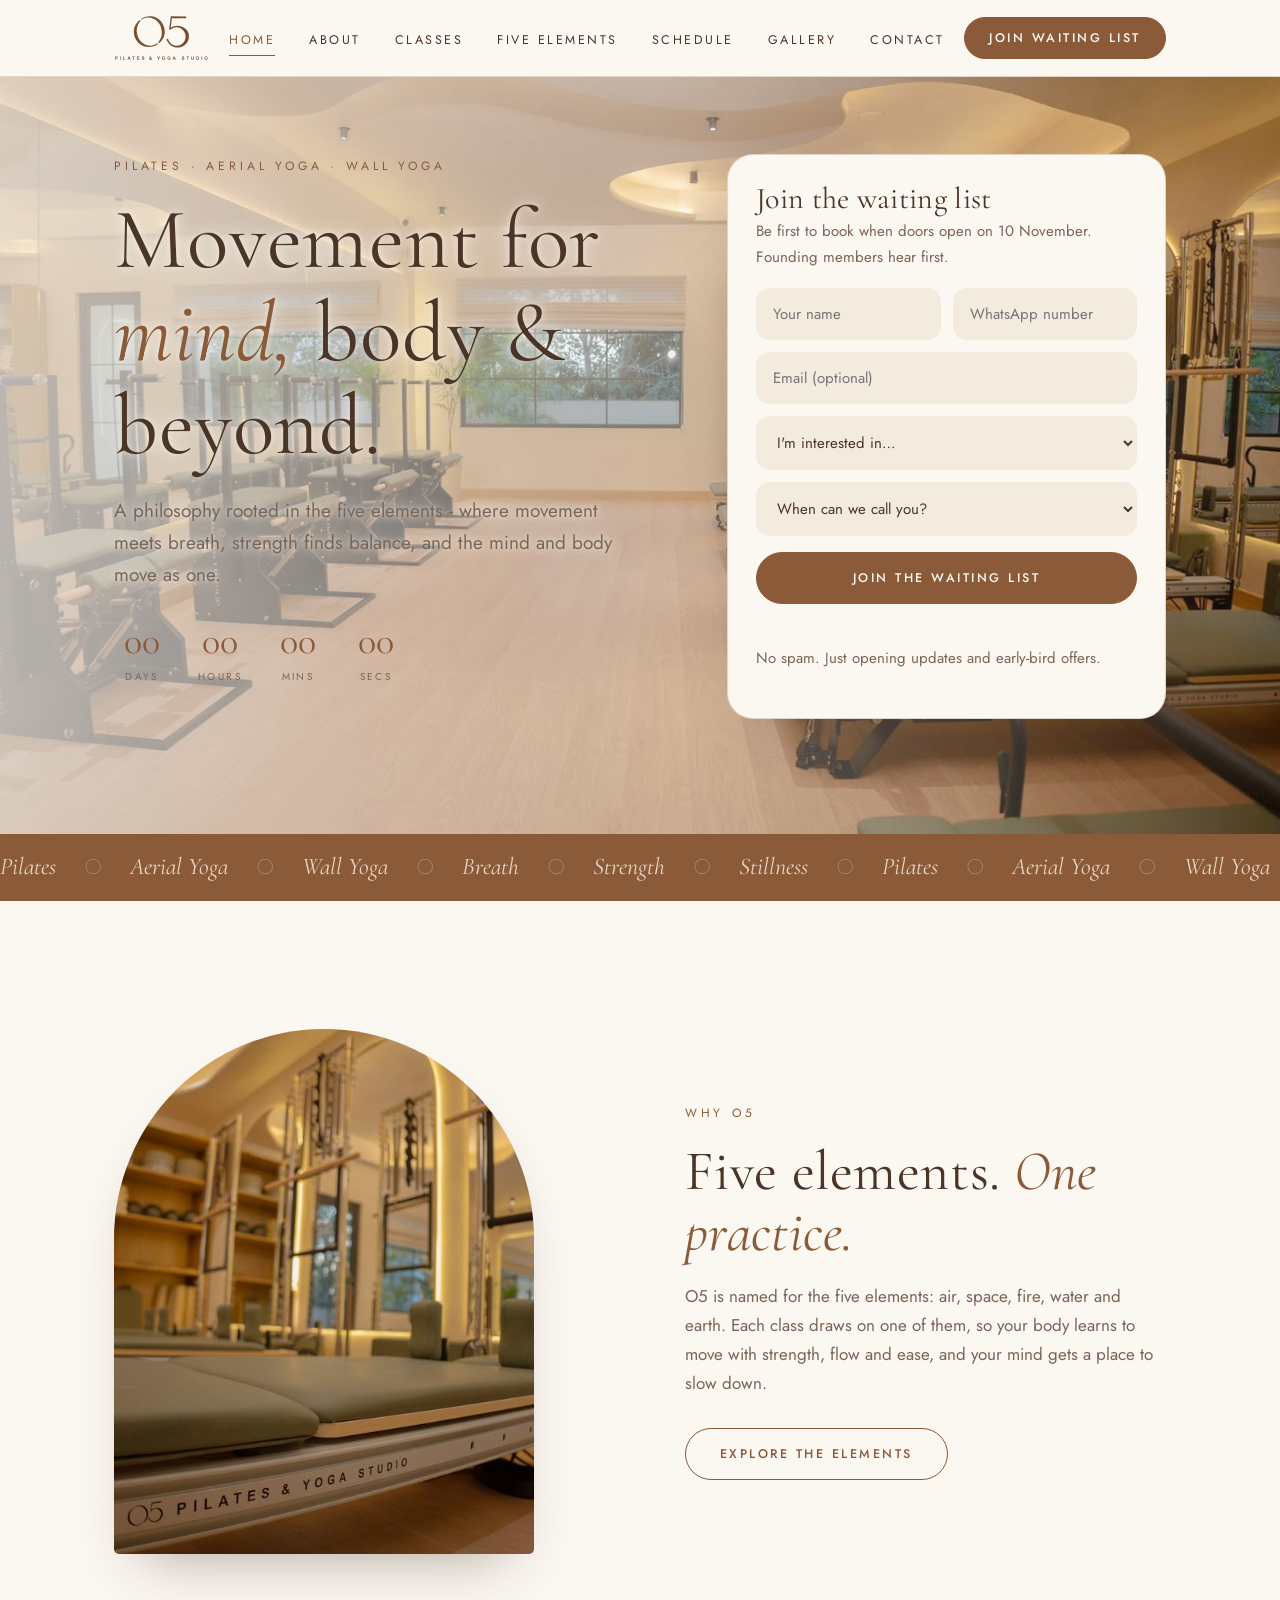
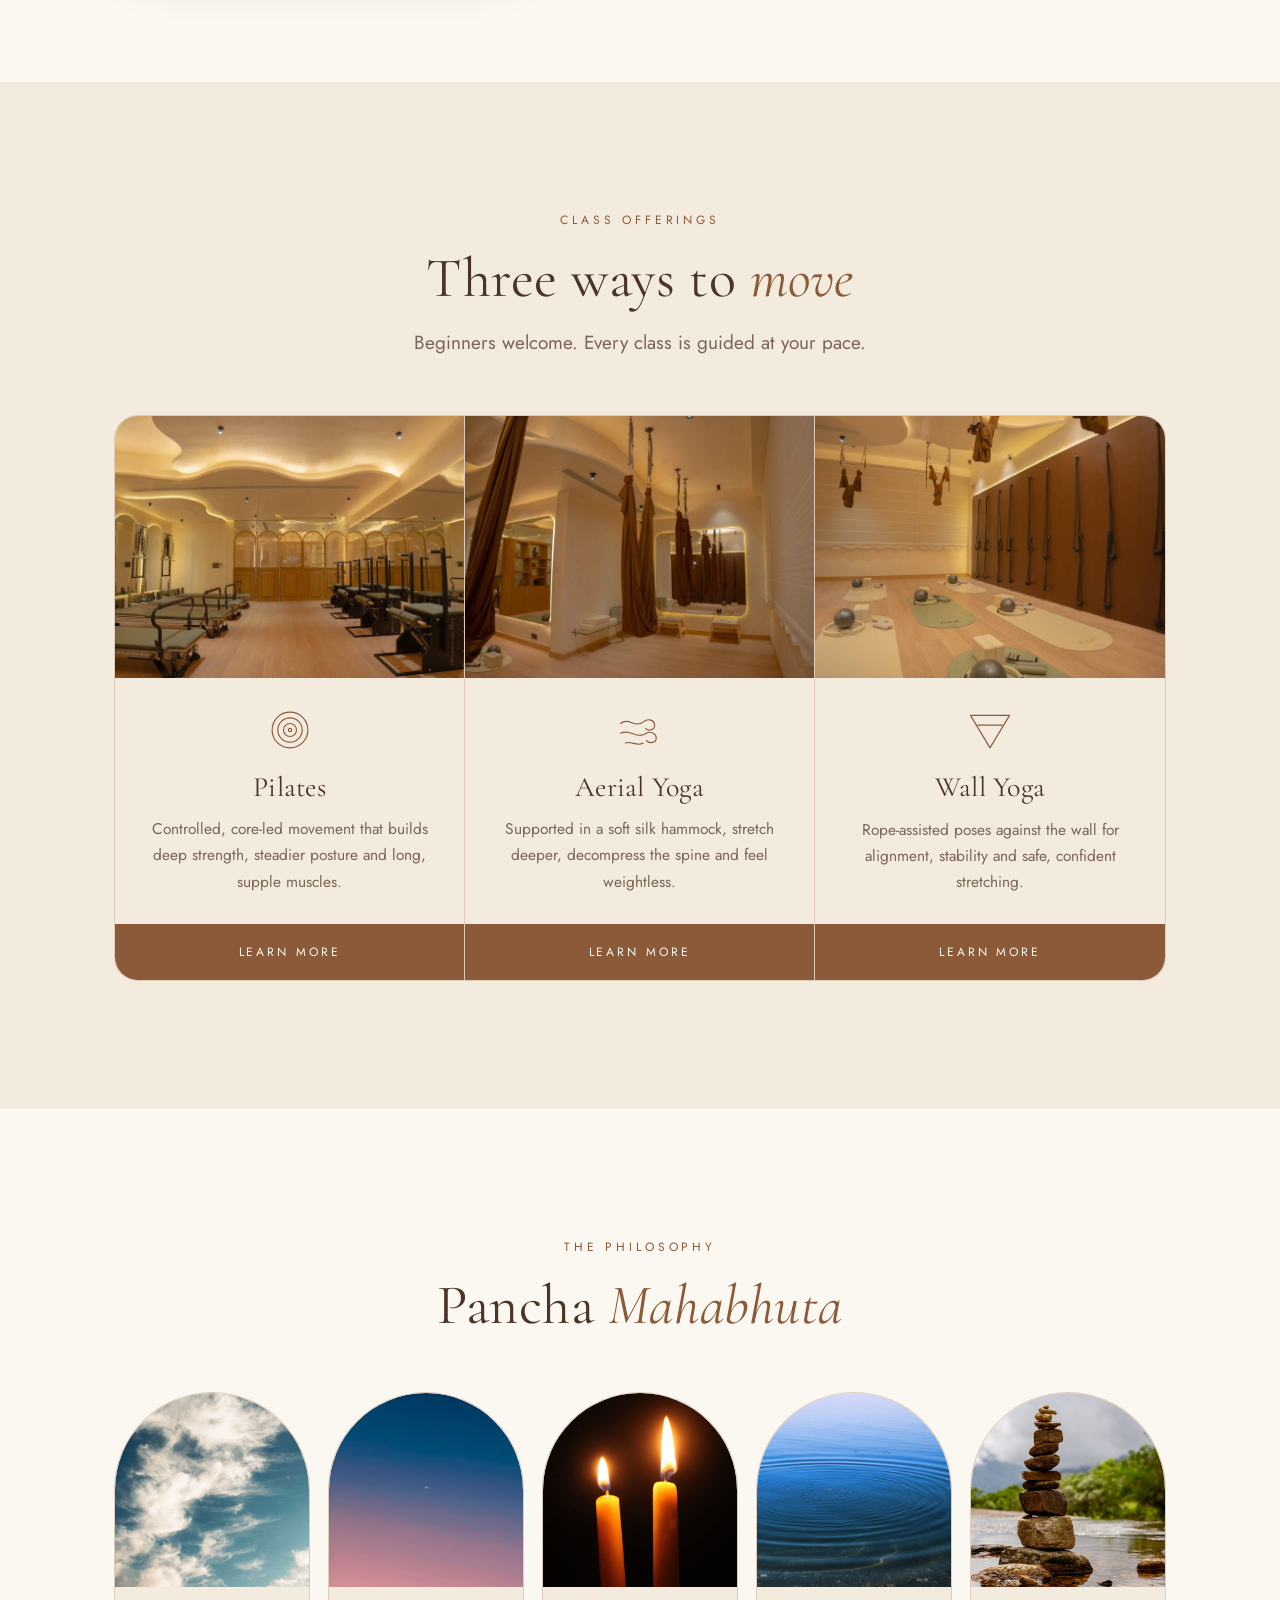
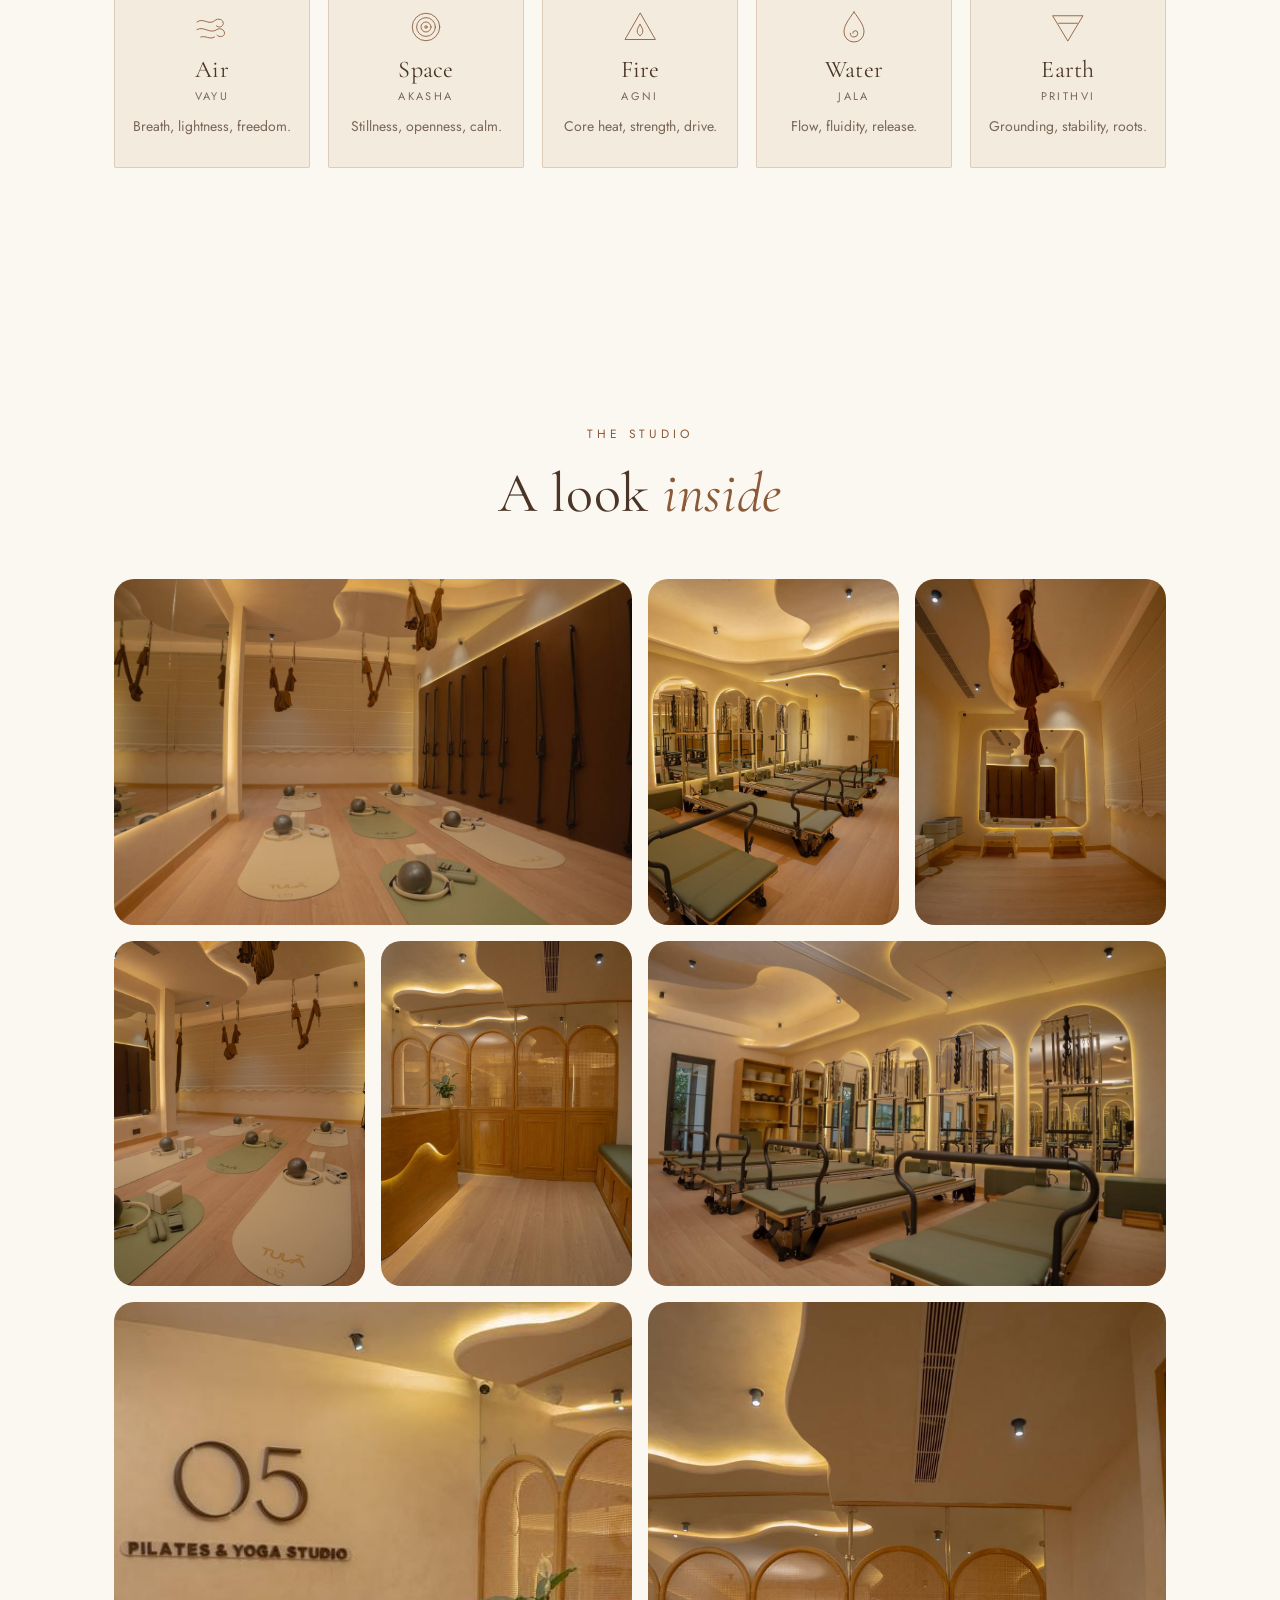
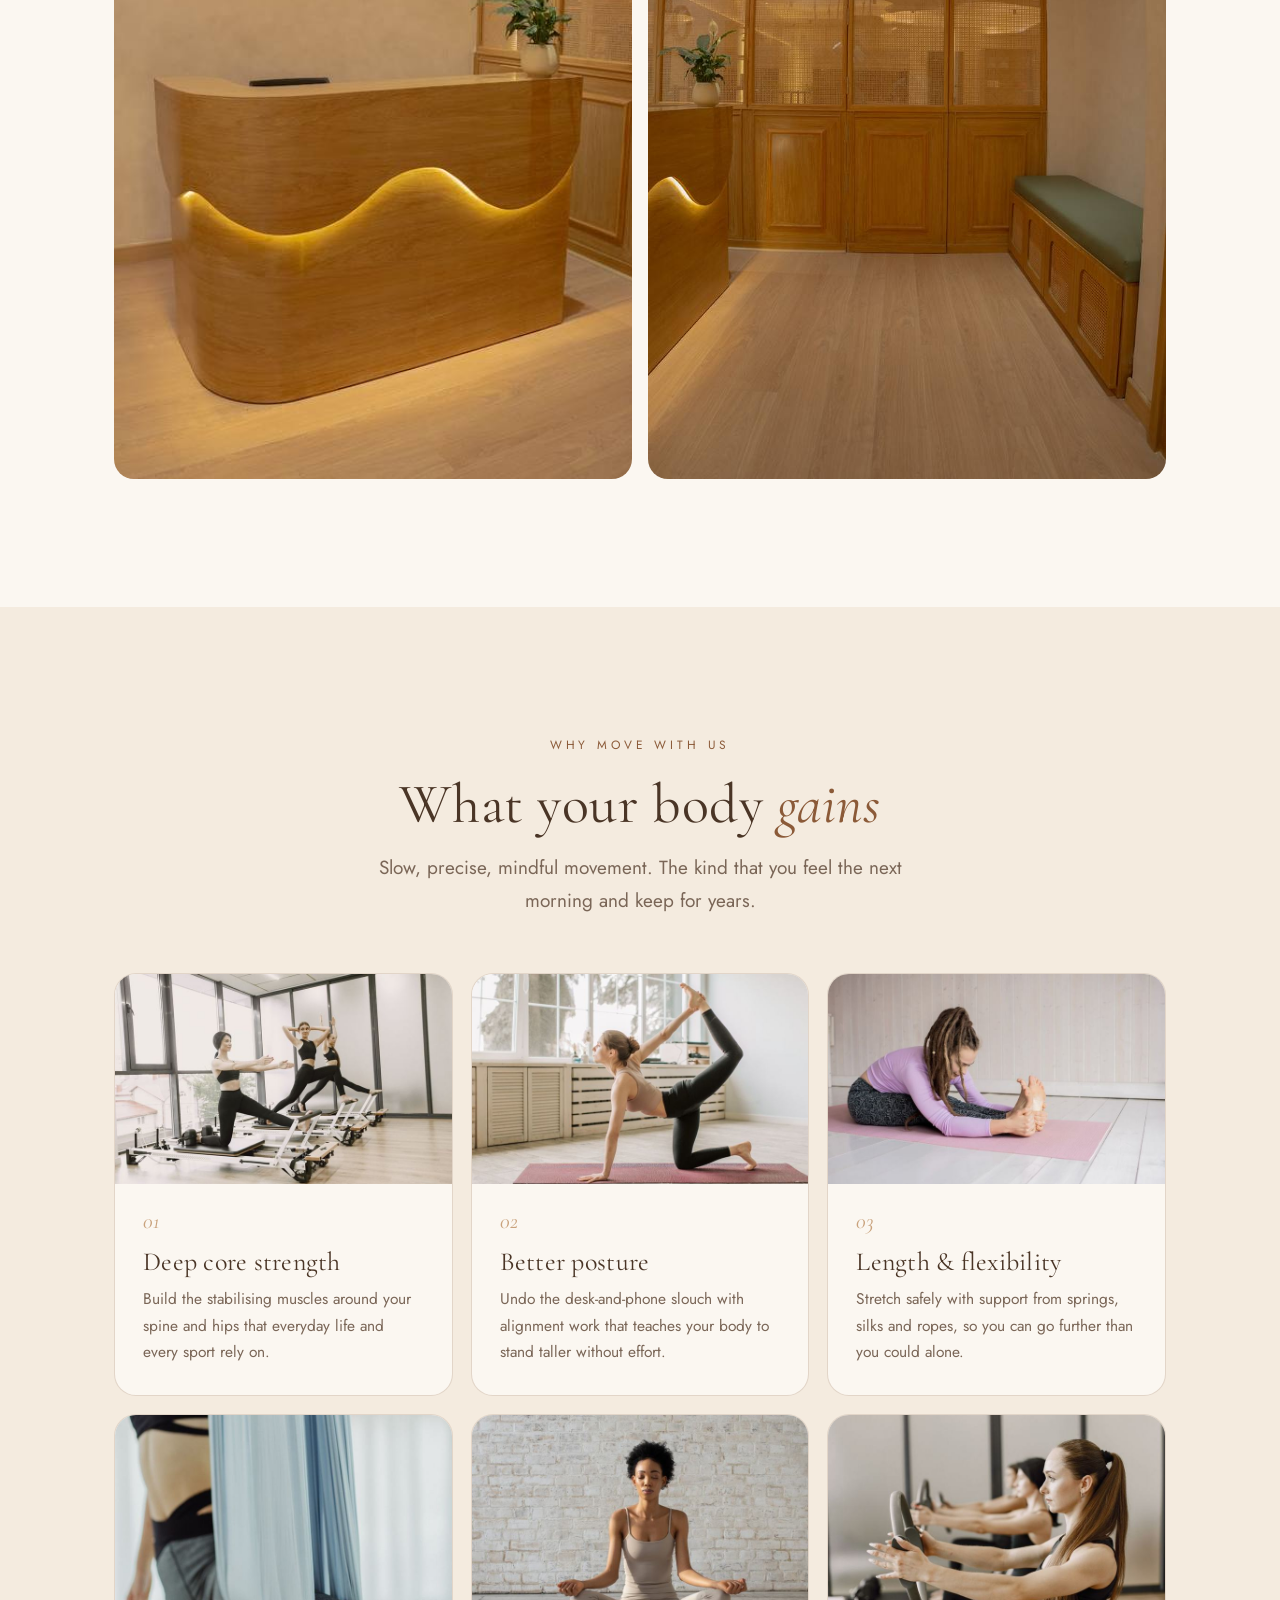
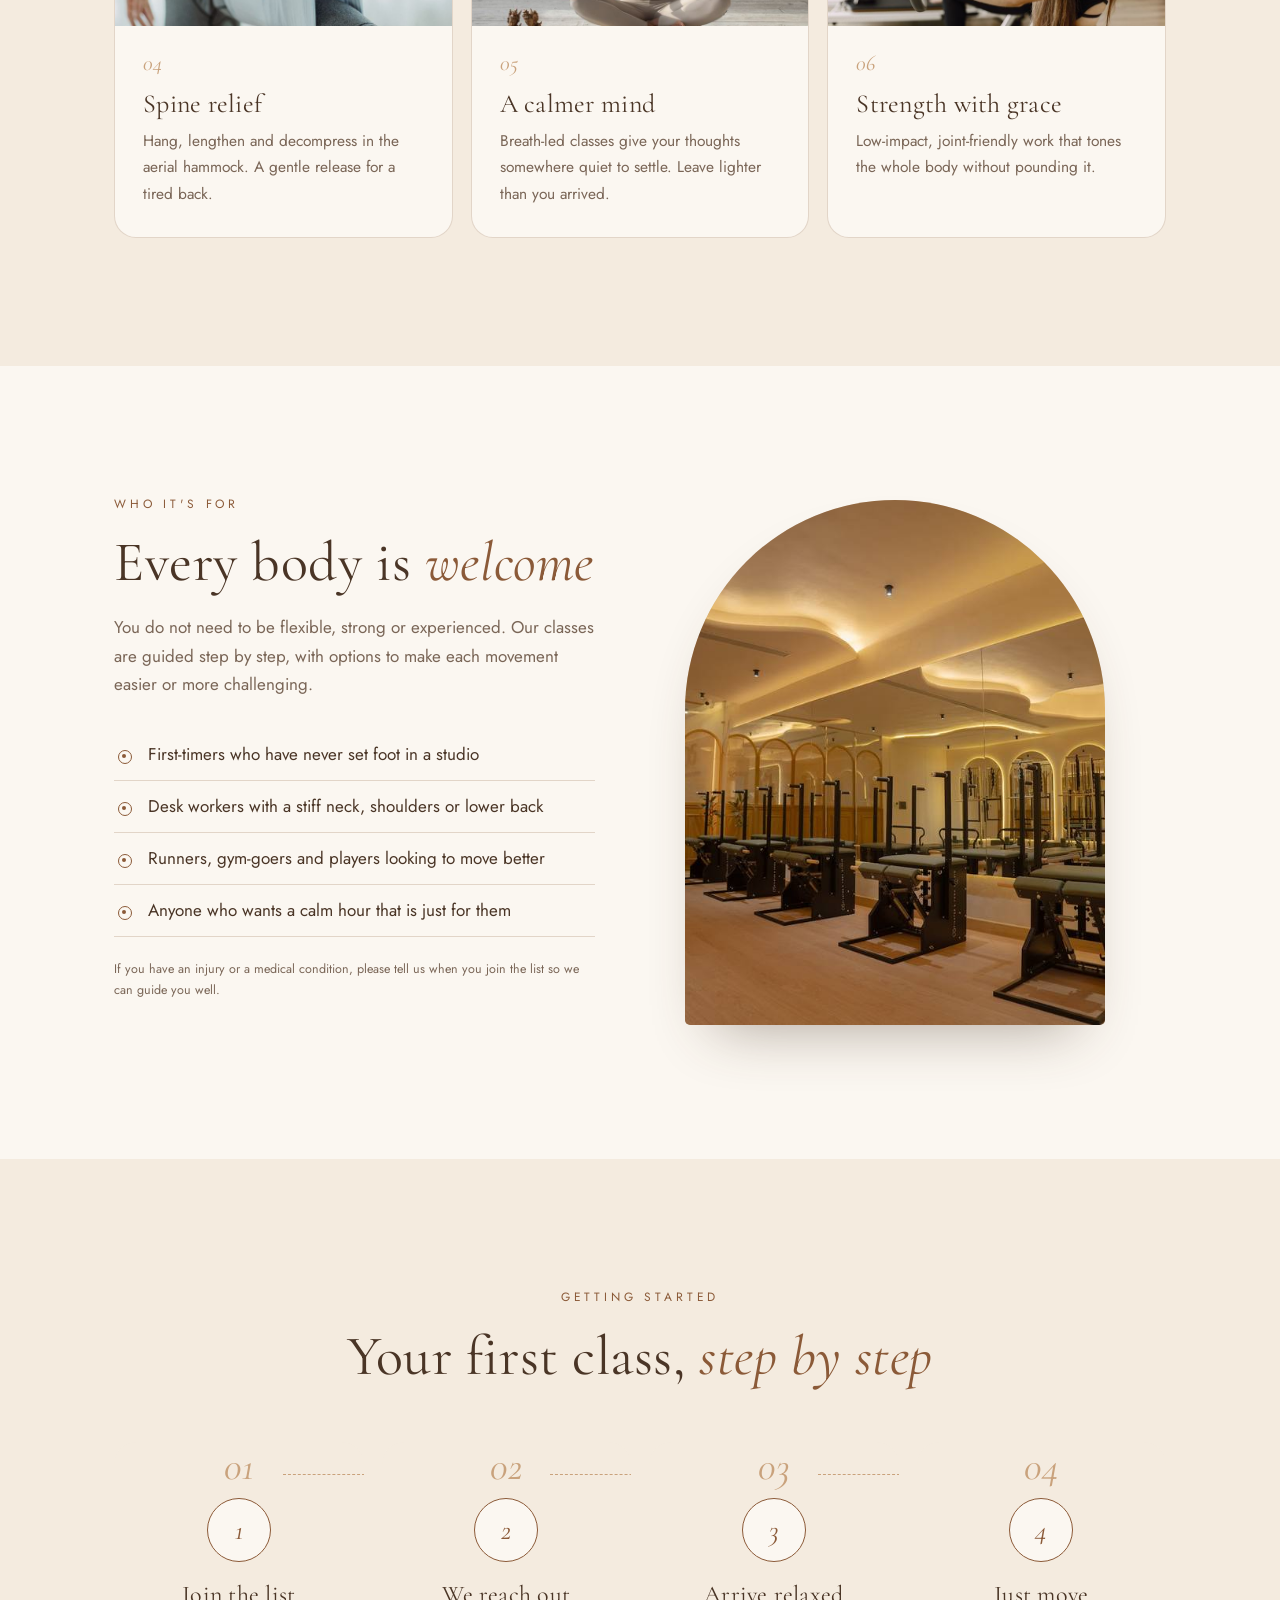
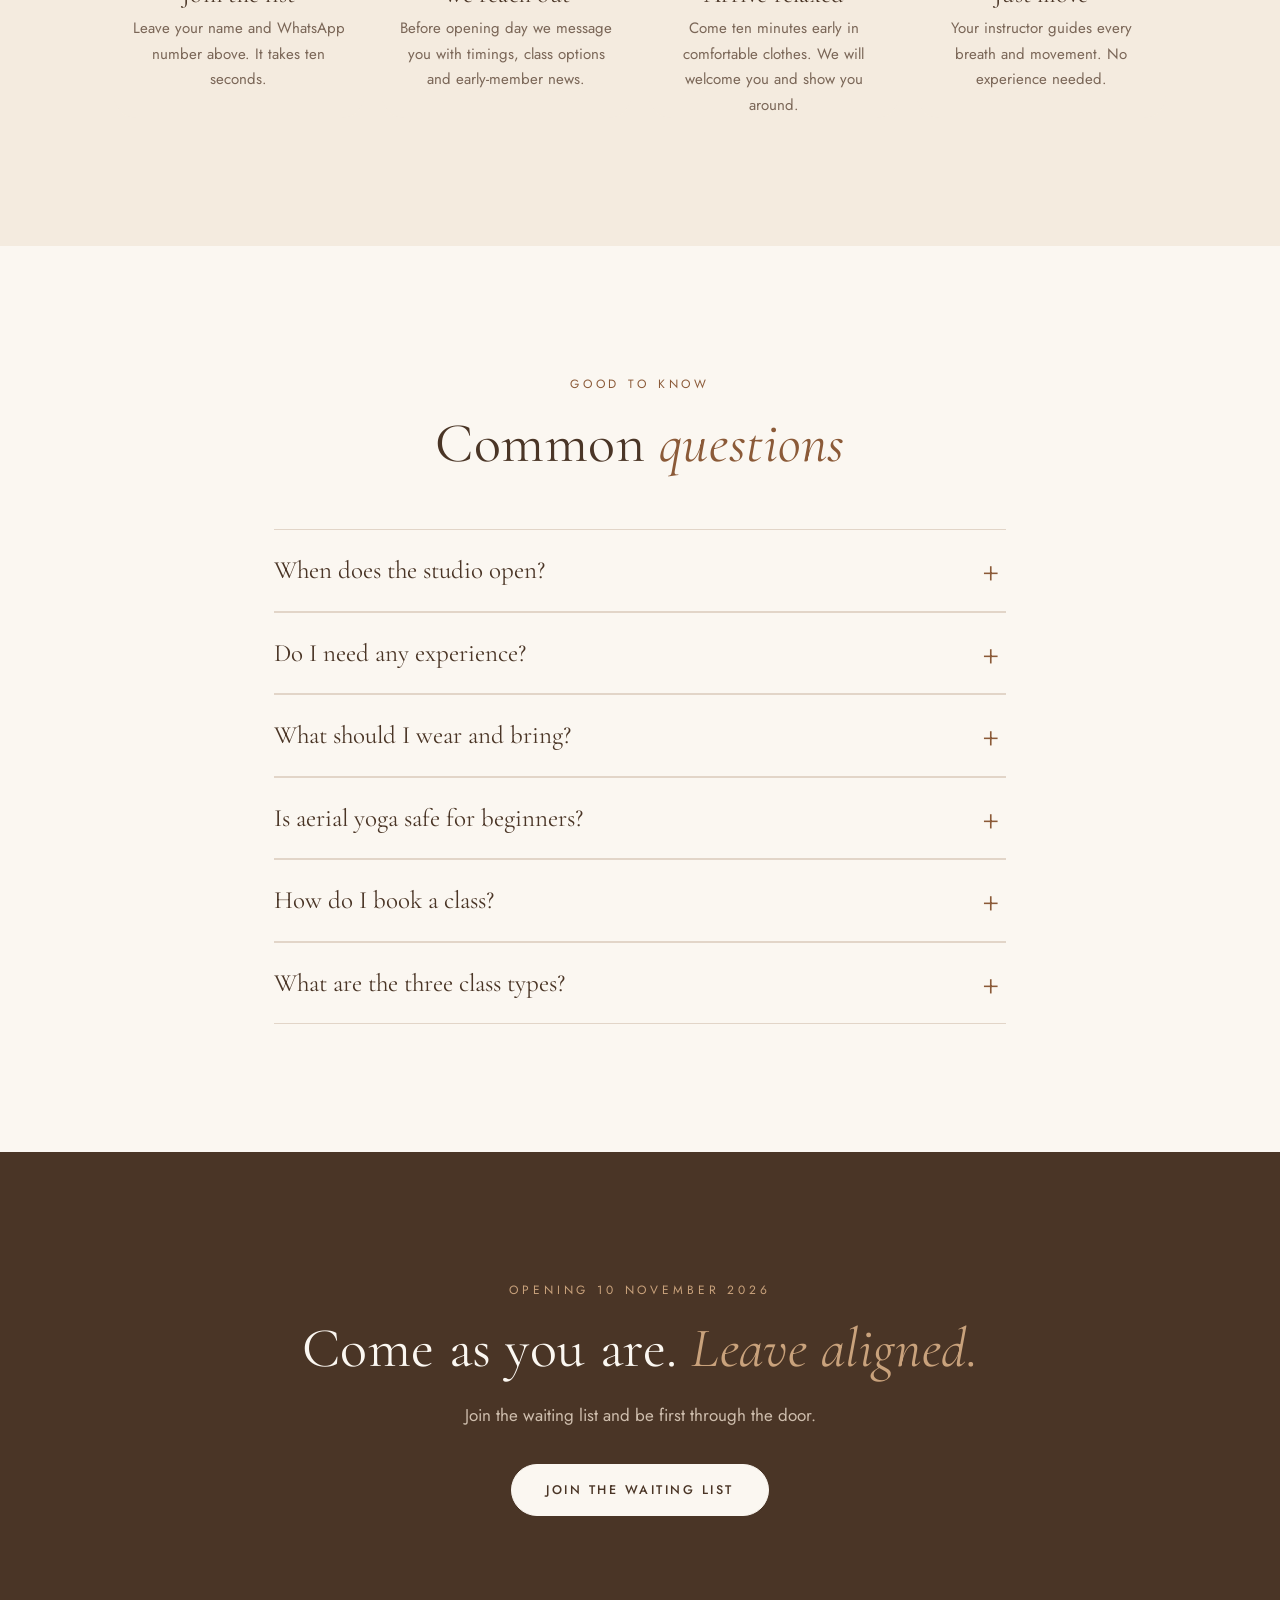
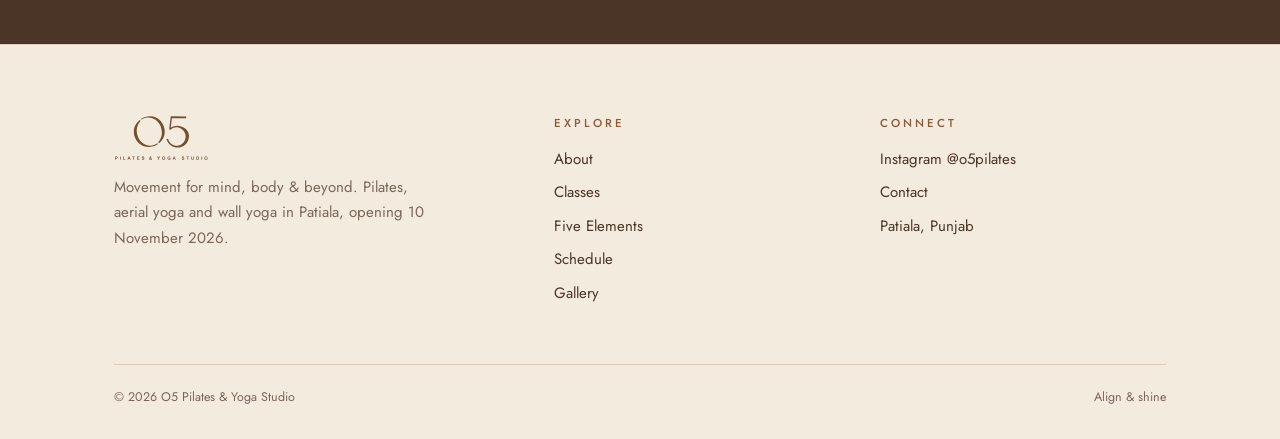
<file: index.html>
<!doctype html>
<html lang="en">
<head>
<meta charset="utf-8">
<meta name="viewport" content="width=device-width,initial-scale=1">
<title>O5 Pilates & Yoga Studio | Patiala</title>
<meta name="description" content="Pilates, aerial yoga and wall yoga in Patiala. Movement for mind, body & beyond. Opening 10 November 2026. Join the waiting list.">
<meta name="theme-color" content="#e6d6c5">
<link rel="icon" href="img/favicon.png">
<link rel="preconnect" href="https://fonts.googleapis.com">
<link rel="preconnect" href="https://fonts.gstatic.com" crossorigin>
<link href="https://fonts.googleapis.com/css2?family=Cormorant+Garamond:ital,wght@0,400;0,500;1,400;1,500&family=Jost:wght@400;500&display=swap" rel="stylesheet">
<link rel="stylesheet" href="css/style.css">
</head>
<body>
<header class="site-header"><div class="wrap nav">
  <a class="brand" href="index.html" aria-label="O5 Pilates &amp; Yoga Studio"><img src="img/logo.svg" alt="O5 Pilates &amp; Yoga Studio"></a>
  <ul><li><a href="index.html" class=on>Home</a></li><li><a href="about.html">About</a></li><li><a href="classes.html">Classes</a></li><li><a href="elements.html">Five Elements</a></li><li><a href="schedule.html">Schedule</a></li><li><a href="gallery.html">Gallery</a></li><li><a href="contact.html">Contact</a></li></ul>
  <a class="btn" href="index.html#waitlist">Join waiting list</a>
  <button class="burger" aria-label="Menu" aria-expanded="false"><span></span><span></span></button>
</div></header>
<main>

<section class="hero"><div class="wrap hero-grid">
  <div>
    <span class="eyebrow">Pilates &middot; Aerial Yoga &middot; Wall Yoga</span>
    <h1>Movement for <em>mind,</em> body &amp; beyond.</h1>
    <p class="lead">A philosophy rooted in the five elements - where movement meets breath, strength finds balance, and the mind and body move as one.</p>
    <div class="countdown" id="countdown" aria-label="Time until opening day"><div><b>00</b><span>Days</span></div><div><b>00</b><span>Hours</span></div><div><b>00</b><span>Mins</span></div><div><b>00</b><span>Secs</span></div></div>
  </div>
  <div>
    <form class="wait" data-waitlist id="waitlist" novalidate>
  <h3>Join the waiting list</h3>
  <p>Be first to book when doors open on 10 November. Founding members hear first.</p>
  <div class="row">
    <input name="name" placeholder="Your name" required autocomplete="name" aria-label="Name">
    <input name="phone" type="tel" placeholder="WhatsApp number" required autocomplete="tel" aria-label="WhatsApp number">
  </div>
  <input name="email" type="email" placeholder="Email (optional)" autocomplete="email" aria-label="Email">
  <select name="interest" aria-label="Interested in">
    <option value="Not sure yet">I'm interested in…</option>
    <option>Pilates</option><option>Aerial Yoga</option><option>Wall Yoga</option><option>All of them</option>
  </select>
  <select name="call_time" aria-label="When can we call you" required>
    <option value="" disabled selected>When can we call you?</option>
    <option value="9:00 to 12:00">9:00 to 12:00</option>
    <option value="12:00 to 4:00">12:00 to 4:00</option>
    <option value="4:00 to 9:00">4:00 to 9:00</option>
  </select>
  <input class="hp" name="website" tabindex="-1" autocomplete="off" aria-hidden="true">
  <button class="btn" type="submit">Join the waiting list</button>
  <div class="msg" role="status"></div>
  <p class="fine">No spam. Just opening updates and early-bird offers.</p>
</form>
  </div>
</div></section>

<div class="strip" aria-hidden="true"><div>Pilates<span>&#9675;</span>Aerial Yoga<span>&#9675;</span>Wall Yoga<span>&#9675;</span>Breath<span>&#9675;</span>Strength<span>&#9675;</span>Stillness<span>&#9675;</span>Pilates<span>&#9675;</span>Aerial Yoga<span>&#9675;</span>Wall Yoga<span>&#9675;</span>Breath<span>&#9675;</span>Strength<span>&#9675;</span>Stillness<span>&#9675;</span>Pilates<span>&#9675;</span>Aerial Yoga<span>&#9675;</span>Wall Yoga<span>&#9675;</span>Breath<span>&#9675;</span>Strength<span>&#9675;</span>Stillness<span>&#9675;</span>Pilates<span>&#9675;</span>Aerial Yoga<span>&#9675;</span>Wall Yoga<span>&#9675;</span>Breath<span>&#9675;</span>Strength<span>&#9675;</span>Stillness<span>&#9675;</span>Pilates<span>&#9675;</span>Aerial Yoga<span>&#9675;</span>Wall Yoga<span>&#9675;</span>Breath<span>&#9675;</span>Strength<span>&#9675;</span>Stillness<span>&#9675;</span>Pilates<span>&#9675;</span>Aerial Yoga<span>&#9675;</span>Wall Yoga<span>&#9675;</span>Breath<span>&#9675;</span>Strength<span>&#9675;</span>Stillness<span>&#9675;</span></div></div>

<section><div class="wrap split">
  <div class="media rv"><div class="arch"><img src="img/reformer-detail.jpg" alt="O5 branded reformer in the studio" loading="lazy"></div></div>
  <div class="rv">
    <span class="eyebrow">Why O5</span>
    <h2>Five elements. <em>One practice.</em></h2>
    <p>O5 is named for the five elements: air, space, fire, water and earth. Each class draws on one of them, so your body learns to move with strength, flow and ease, and your mind gets a place to slow down.</p>
    <a class="btn ghost" href="elements.html">Explore the elements</a>
  </div>
</div></section>

<section style="background:var(--cream)"><div class="wrap">
  <div class="head center rv"><span class="eyebrow">Class offerings</span><h2>Three ways to <em>move</em></h2><p class="lead">Beginners welcome. Every class is guided at your pace.</p></div>
  <div class="cards rv">
    <div class="card"><div class="cimg"><img src="img/card-pilates.jpg" alt="Pilates reformers at O5" loading="lazy"></div><svg class=ico viewBox="0 0 64 64" fill="none" stroke="currentColor" stroke-width="1.4" stroke-linecap="round" stroke-linejoin="round"><circle cx="32" cy="32" r="22"/><circle cx="32" cy="32" r="15"/><circle cx="32" cy="32" r="8"/><circle cx="32" cy="32" r="2"/></svg><h3>Pilates</h3><p>Controlled, core-led movement that builds deep strength, steadier posture and long, supple muscles.</p><a href="pilates.html">Learn more</a></div>
    <div class="card"><div class="cimg"><img src="img/card-aerial.jpg" alt="Aerial silk hammock at O5" loading="lazy"></div><svg class=ico viewBox="0 0 64 64" fill="none" stroke="currentColor" stroke-width="1.4" stroke-linecap="round" stroke-linejoin="round"><path d="M8 24c10-8 18 6 28-2 6-5 14-2 14 4s-8 8-11 4"/><path d="M8 36c12-6 20 8 32 0 5-3 12 0 12 6s-9 7-12 3"/><path d="M14 48c8-3 14 5 22 0"/></svg><h3>Aerial Yoga</h3><p>Supported in a soft silk hammock, stretch deeper, decompress the spine and feel weightless.</p><a href="aerial-yoga.html">Learn more</a></div>
    <div class="card"><div class="cimg"><img src="img/card-wall.jpg" alt="Wall yoga ropes at O5" loading="lazy"></div><svg class=ico viewBox="0 0 64 64" fill="none" stroke="currentColor" stroke-width="1.4" stroke-linecap="round" stroke-linejoin="round"><path d="M8 14h48L32 54z"/><path d="M17 26h30"/></svg><h3>Wall Yoga</h3><p>Rope-assisted poses against the wall for alignment, stability and safe, confident stretching.</p><a href="wall-yoga.html">Learn more</a></div>
  </div>
</div></section>

<section><div class="wrap">
  <div class="head center rv"><span class="eyebrow">The philosophy</span><h2>Pancha <em>Mahabhuta</em></h2></div>
  <div class="els rv">
    <a class="el" href="element-air.html"><div class="eimg"><img src="img/el-air.jpg" alt="Air element" loading="lazy"></div><svg viewBox="0 0 64 64" fill="none" stroke="currentColor" stroke-width="1.4" stroke-linecap="round" stroke-linejoin="round"><path d="M8 24c10-8 18 6 28-2 6-5 14-2 14 4s-8 8-11 4"/><path d="M8 36c12-6 20 8 32 0 5-3 12 0 12 6s-9 7-12 3"/><path d="M14 48c8-3 14 5 22 0"/></svg><h3>Air</h3><small>Vayu</small><p>Breath, lightness, freedom.</p></a><a class="el" href="element-space.html"><div class="eimg"><img src="img/el-space.jpg" alt="Space element" loading="lazy"></div><svg viewBox="0 0 64 64" fill="none" stroke="currentColor" stroke-width="1.4" stroke-linecap="round" stroke-linejoin="round"><circle cx="32" cy="32" r="22"/><circle cx="32" cy="32" r="15"/><circle cx="32" cy="32" r="8"/><circle cx="32" cy="32" r="2"/></svg><h3>Space</h3><small>Akasha</small><p>Stillness, openness, calm.</p></a><a class="el" href="element-fire.html"><div class="eimg"><img src="img/el-fire.jpg" alt="Fire element" loading="lazy"></div><svg viewBox="0 0 64 64" fill="none" stroke="currentColor" stroke-width="1.4" stroke-linecap="round" stroke-linejoin="round"><path d="M32 10 8 52h48z"/><path d="M32 28c6 8 6 14 0 18-6-4-6-10 0-18z"/></svg><h3>Fire</h3><small>Agni</small><p>Core heat, strength, drive.</p></a><a class="el" href="element-water.html"><div class="eimg"><img src="img/el-water.jpg" alt="Water element" loading="lazy"></div><svg viewBox="0 0 64 64" fill="none" stroke="currentColor" stroke-width="1.4" stroke-linecap="round" stroke-linejoin="round"><path d="M32 8C22 22 16 30 16 40a16 16 0 0 0 32 0c0-10-6-18-16-32z"/><path d="M26 42a6 6 0 0 0 12 0 4 4 0 0 0-8 0"/></svg><h3>Water</h3><small>Jala</small><p>Flow, fluidity, release.</p></a><a class="el" href="element-earth.html"><div class="eimg"><img src="img/el-earth.jpg" alt="Earth element" loading="lazy"></div><svg viewBox="0 0 64 64" fill="none" stroke="currentColor" stroke-width="1.4" stroke-linecap="round" stroke-linejoin="round"><path d="M8 14h48L32 54z"/><path d="M17 26h30"/></svg><h3>Earth</h3><small>Prithvi</small><p>Grounding, stability, roots.</p></a>
  </div>
</div></section>

<section><div class="wrap">
  <div class="head center rv"><span class="eyebrow">The studio</span><h2>A look <em>inside</em></h2></div>
  <div class="gallery rv">
    <img class="g1" src="img/gal-aerial-room.jpg" alt="Aerial hammocks and wall ropes in the O5 studio" loading="lazy">
    <img src="img/gal-silks.jpg" alt="Reformers lined up in the O5 studio" loading="lazy">
    <img src="img/gal-hammock.jpg" alt="Aerial hammock in its own calm room" loading="lazy">
    <img src="img/gal-mats.jpg" alt="Yoga mats and props laid out for class" loading="lazy">
    <img src="img/gal-reception.jpg" alt="The O5 reception desk" loading="lazy">
    <img class="g1" src="img/gal-chairs.jpg" alt="Pilates reformers facing arched mirrors" loading="lazy">
    <img class="g1" src="img/gal-reception-wide.jpg" alt="O5 Pilates and Yoga Studio reception" loading="lazy">
    <img class="g1" src="img/gal-door.jpg" alt="The arched studio entrance" loading="lazy">
  </div>
</div></section>
<section style="background:var(--cream)"><div class="wrap">
  <div class="head center rv"><span class="eyebrow">Why move with us</span><h2>What your body <em>gains</em></h2><p class="lead">Slow, precise, mindful movement. The kind that you feel the next morning and keep for years.</p></div>
  <div class="benefits rv">
    <div class="ben"><div class="bimg"><img src="img/ben-core.jpg" alt="Pilates reformer class" loading="lazy"></div><b>01</b><h3>Deep core strength</h3><p>Build the stabilising muscles around your spine and hips that everyday life and every sport rely on.</p></div>
    <div class="ben"><div class="bimg"><img src="img/ben-posture.jpg" alt="Woman stretching on a yoga mat" loading="lazy"></div><b>02</b><h3>Better posture</h3><p>Undo the desk-and-phone slouch with alignment work that teaches your body to stand taller without effort.</p></div>
    <div class="ben"><div class="bimg"><img src="img/ben-flex.jpg" alt="Forward fold stretch on a mat" loading="lazy"></div><b>03</b><h3>Length &amp; flexibility</h3><p>Stretch safely with support from springs, silks and ropes, so you can go further than you could alone.</p></div>
    <div class="ben"><div class="bimg"><img src="img/ben-spine.jpg" alt="Close-up of a woman in a spine-lengthening pose" loading="lazy"></div><b>04</b><h3>Spine relief</h3><p>Hang, lengthen and decompress in the aerial hammock. A gentle release for a tired back.</p></div>
    <div class="ben"><div class="bimg"><img src="img/ben-calm.jpg" alt="Woman meditating in a calm room" loading="lazy"></div><b>05</b><h3>A calmer mind</h3><p>Breath-led classes give your thoughts somewhere quiet to settle. Leave lighter than you arrived.</p></div>
    <div class="ben"><div class="bimg"><img src="img/ben-grace.jpg" alt="Pilates ring exercise" loading="lazy"></div><b>06</b><h3>Strength with grace</h3><p>Low-impact, joint-friendly work that tones the whole body without pounding it.</p></div>
  </div>
</div></section>

<section><div class="wrap split">
  <div class="rv">
    <span class="eyebrow">Who it's for</span>
    <h2>Every body is <em>welcome</em></h2>
    <p>You do not need to be flexible, strong or experienced. Our classes are guided step by step, with options to make each movement easier or more challenging.</p>
    <ul class="ticks">
      <li>First-timers who have never set foot in a studio</li>
      <li>Desk workers with a stiff neck, shoulders or lower back</li>
      <li>Runners, gym-goers and players looking to move better</li>
      <li>Anyone who wants a calm hour that is just for them</li>
    </ul>
    <p class="fine" style="margin-top:0">If you have an injury or a medical condition, please tell us when you join the list so we can guide you well.</p>
  </div>
  <div class="media rv"><div class="arch"><img src="img/pilates.jpg" alt="Pilates class at the O5 studio" loading="lazy"></div></div>
</div></section>

<section style="background:var(--cream)"><div class="wrap">
  <div class="head center rv"><span class="eyebrow">Getting started</span><h2>Your first class, <em>step by step</em></h2></div>
  <div class="steps rv">
    <div class="step"><i>1</i><h3>Join the list</h3><p>Leave your name and WhatsApp number above. It takes ten seconds.</p></div>
    <div class="step"><i>2</i><h3>We reach out</h3><p>Before opening day we message you with timings, class options and early-member news.</p></div>
    <div class="step"><i>3</i><h3>Arrive relaxed</h3><p>Come ten minutes early in comfortable clothes. We will welcome you and show you around.</p></div>
    <div class="step"><i>4</i><h3>Just move</h3><p>Your instructor guides every breath and movement. No experience needed.</p></div>
  </div>
</div></section>

<section><div class="wrap faqwrap">
  <div class="head center rv"><span class="eyebrow">Good to know</span><h2>Common <em>questions</em></h2></div>
  <div class="faq rv">
    <details><summary>When does the studio open?</summary><p>We open on 10 November 2026 in Patiala. Waiting-list members hear first and get early access to booking.</p></details>
    <details><summary>Do I need any experience?</summary><p>Not at all. Classes are suitable for complete beginners, and your instructor will offer variations as you progress.</p></details>
    <details><summary>What should I wear and bring?</summary><p>Comfortable, stretchy clothing that lets you move freely. For Pilates, grip socks are helpful. Bring a water bottle and arrive about ten minutes early.</p></details>
    <details><summary>Is aerial yoga safe for beginners?</summary><p>Yes. The silk hammock supports your weight, and your instructor teaches each pose step by step. Please mention any injuries beforehand.</p></details>
    <details><summary>How do I book a class?</summary><p>Join the waiting list on this page. We will share timings and booking details with you before opening day. You can also reach us on <a href="https://www.instagram.com/o5pilates" target="_blank" rel="noopener">Instagram</a> or the <a href="contact.html">contact page</a>.</p></details>
    <details><summary>What are the three class types?</summary><p>Pilates for core-led strength, aerial yoga for supported stretching and spine relief, and wall yoga for rope-assisted alignment. See the <a href="classes.html">classes page</a> for more.</p></details>
  </div>
</div></section>
<section class="band"><div class="wrap rv">
  <span class="eyebrow">Opening 10 November 2026</span>
  <h2>Come as you are. <em>Leave aligned.</em></h2>
  <p>Join the waiting list and be first through the door.</p>
  <a class="btn" href="index.html#waitlist">Join the waiting list</a>
</div></section>
</main>
<footer><div class="wrap">
  <div class="foot">
    <div><a class="brand" style="align-items:flex-start;text-align:left" href="index.html"><img src="img/logo.svg" alt="O5 Pilates &amp; Yoga Studio"></a>
      <p>Movement for mind, body &amp; beyond. Pilates, aerial yoga and wall yoga in Patiala, opening 10 November 2026.</p></div>
    <div><h4>Explore</h4><ul>
      <li><a href="about.html">About</a></li><li><a href="classes.html">Classes</a></li><li><a href="elements.html">Five Elements</a></li><li><a href="schedule.html">Schedule</a></li><li><a href="gallery.html">Gallery</a></li></ul></div>
    <div><h4>Connect</h4><ul>
      <li><a href="https://www.instagram.com/o5pilates" target="_blank" rel="noopener">Instagram @o5pilates</a></li>
      <li><a href="contact.html">Contact</a></li><li>Patiala, Punjab</li></ul></div>
  </div>
  <div class="copy"><span>&copy; 2026 O5 Pilates &amp; Yoga Studio</span><span>Align &amp; shine</span></div>
</div></footer>
<script src="js/main.js"></script>
</body></html>
</file>
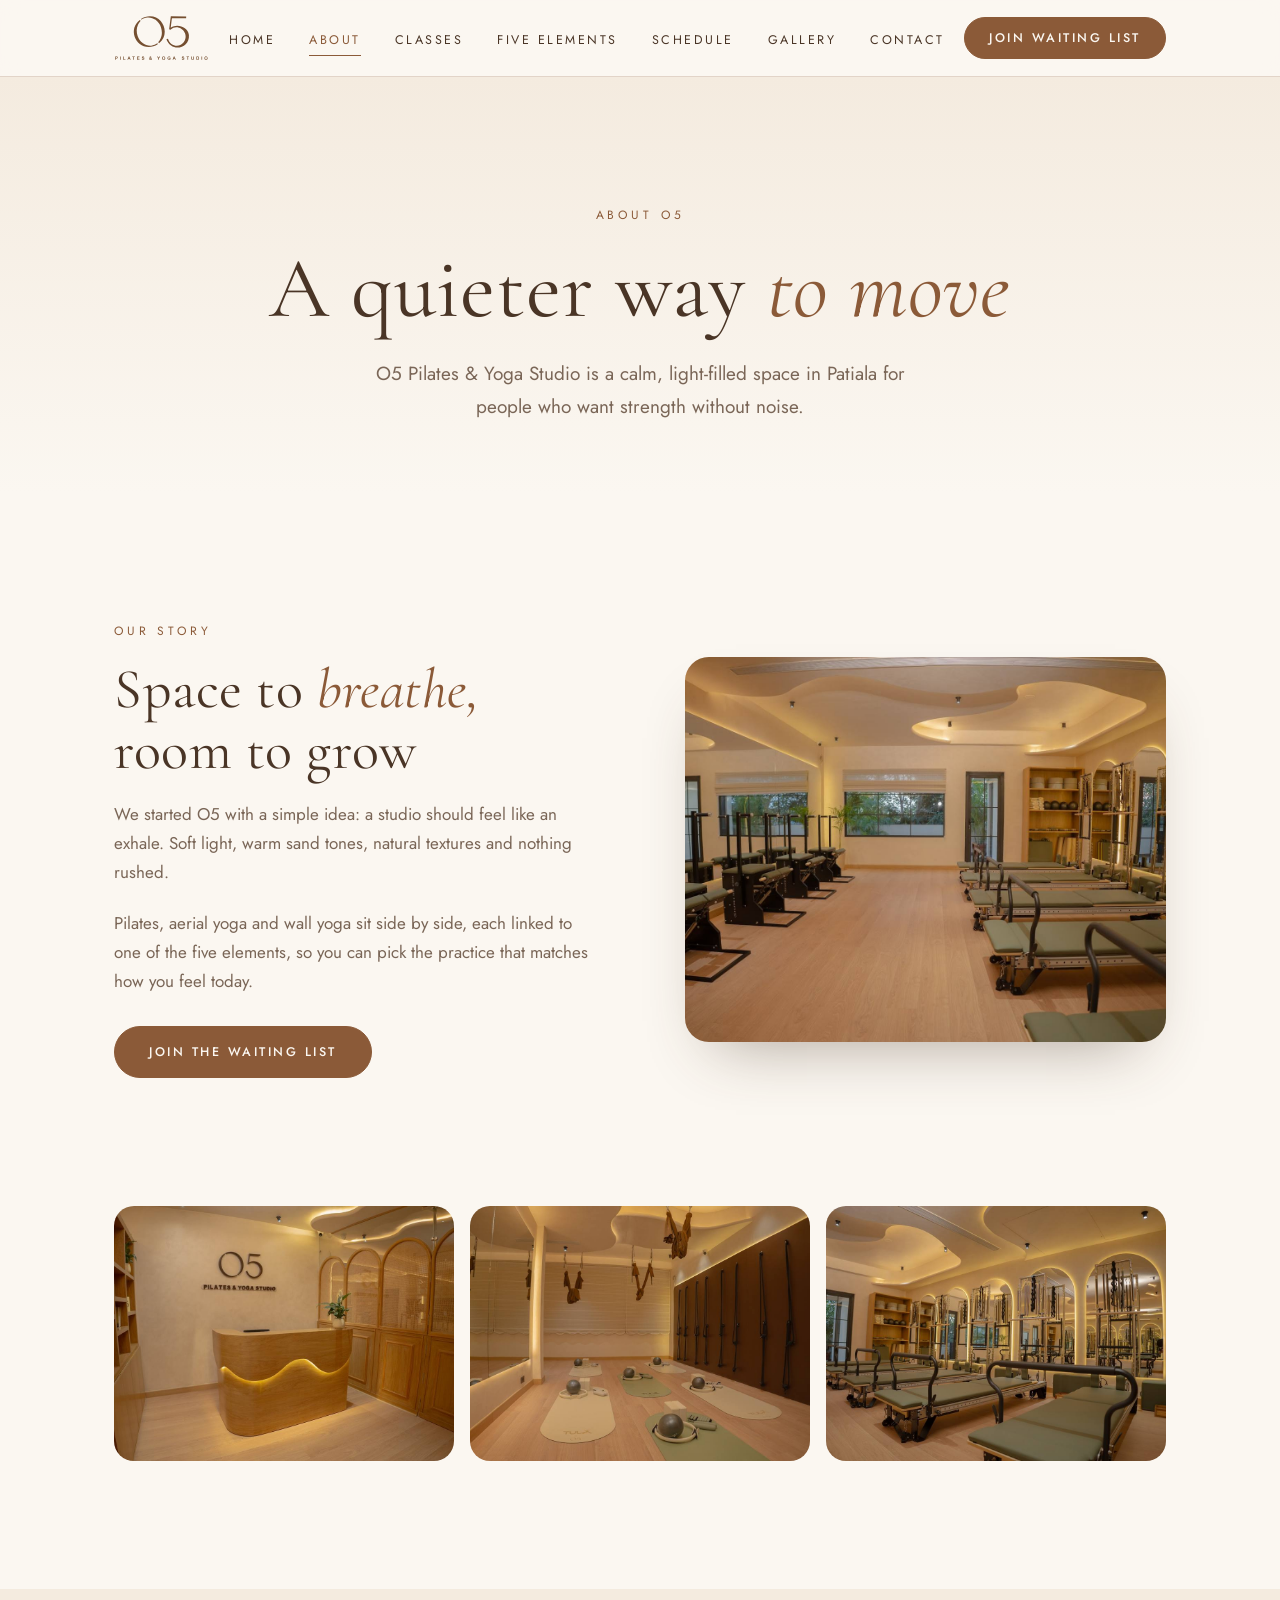
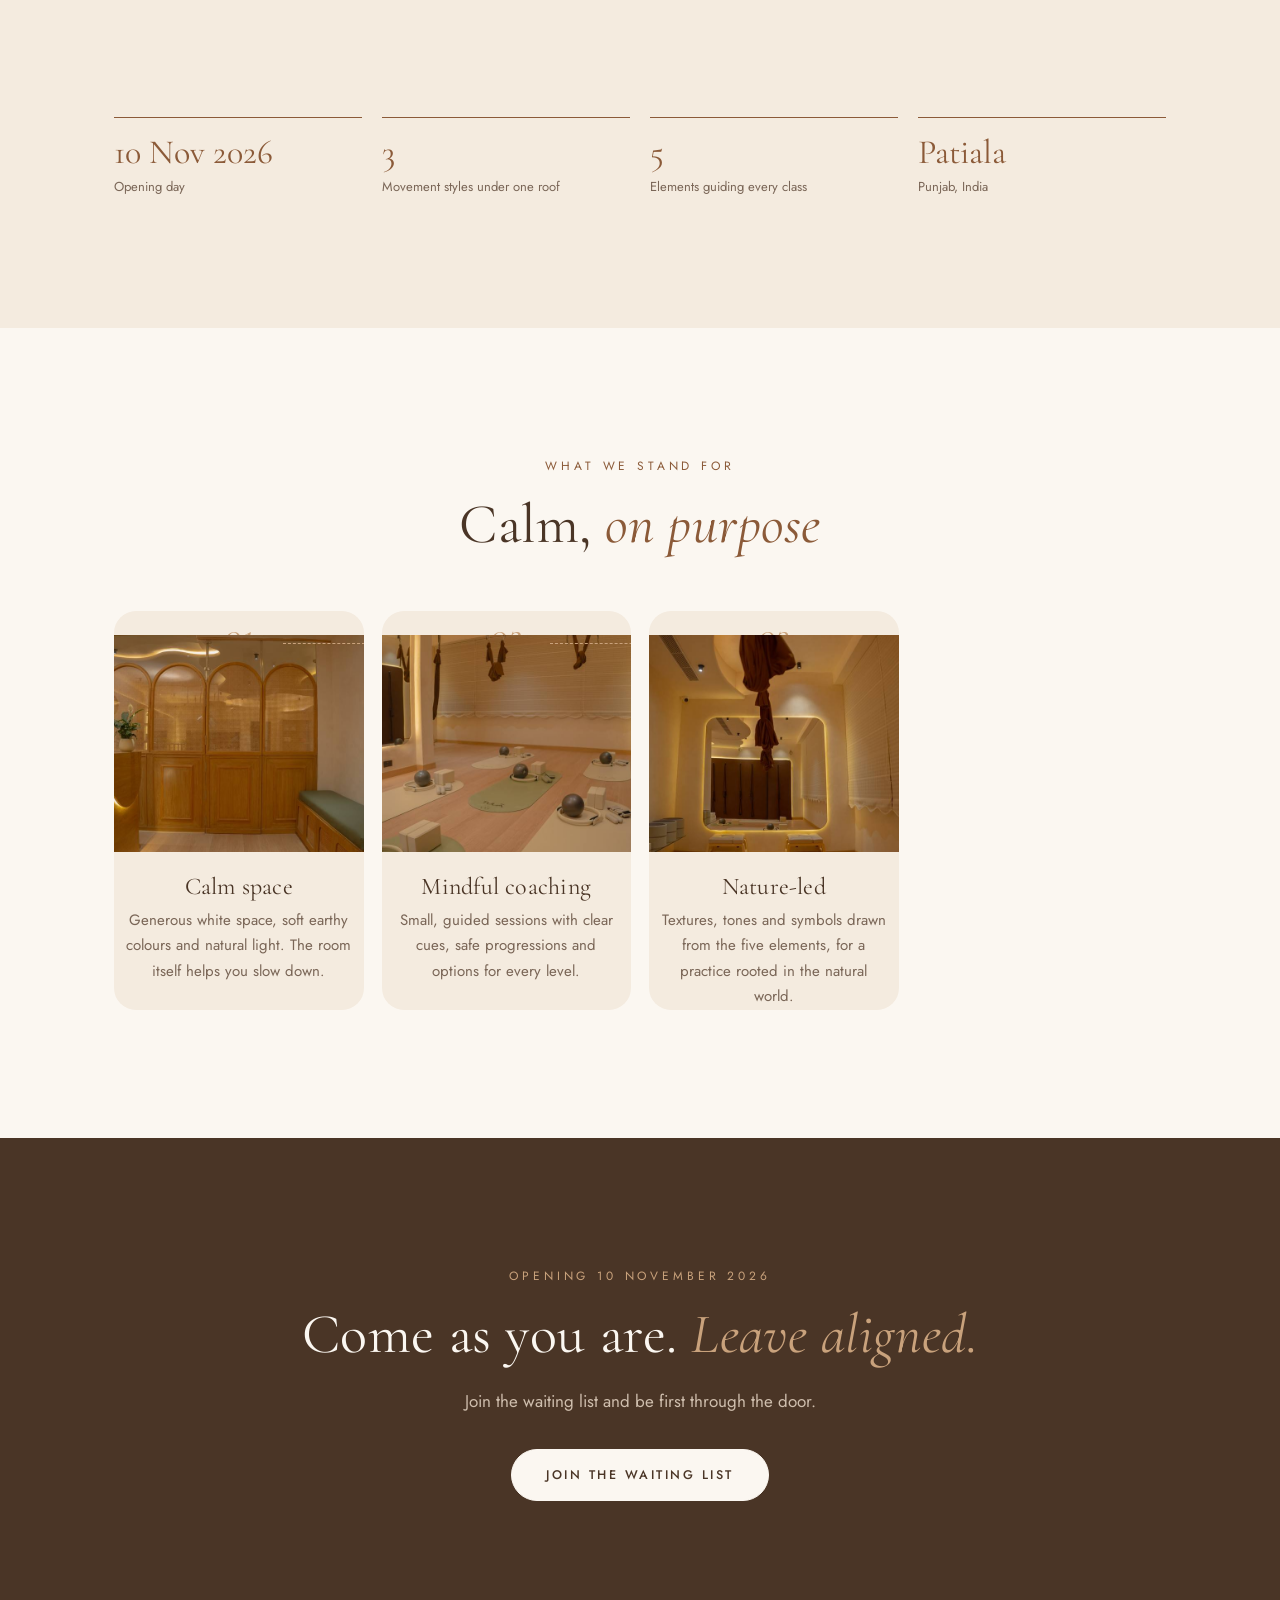
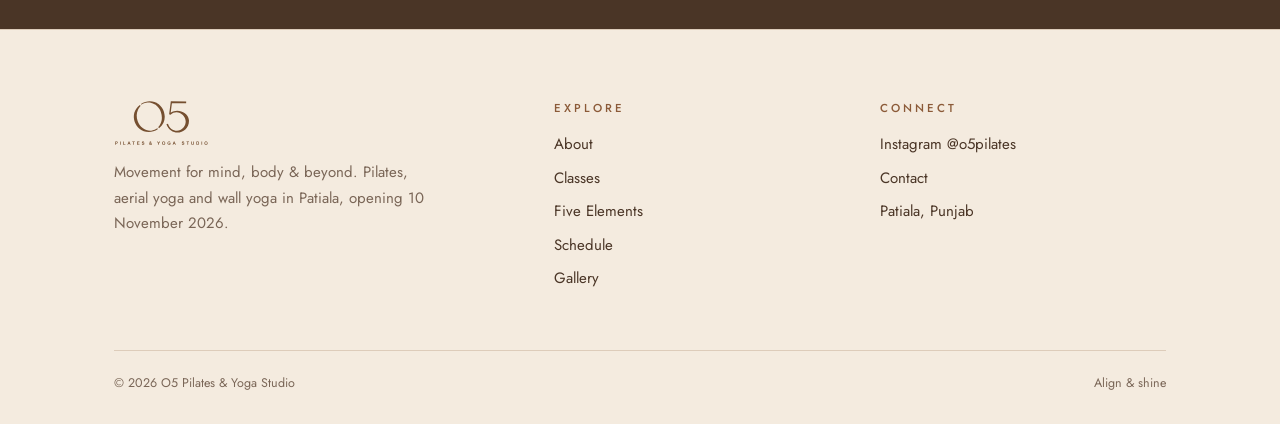
<file: about.html>
<!doctype html>
<html lang="en">
<head>
<meta charset="utf-8">
<meta name="viewport" content="width=device-width,initial-scale=1">
<title>About | O5 Pilates & Yoga Studio</title>
<meta name="description" content="O5 is a calm Pilates, aerial yoga and wall yoga studio in Patiala inspired by the five elements.">
<meta name="theme-color" content="#e6d6c5">
<link rel="icon" href="img/favicon.png">
<link rel="preconnect" href="https://fonts.googleapis.com">
<link rel="preconnect" href="https://fonts.gstatic.com" crossorigin>
<link href="https://fonts.googleapis.com/css2?family=Cormorant+Garamond:ital,wght@0,400;0,500;1,400;1,500&family=Jost:wght@400;500&display=swap" rel="stylesheet">
<link rel="stylesheet" href="css/style.css">
</head>
<body>
<header class="site-header"><div class="wrap nav">
  <a class="brand" href="index.html" aria-label="O5 Pilates &amp; Yoga Studio"><img src="img/logo.svg" alt="O5 Pilates &amp; Yoga Studio"></a>
  <ul><li><a href="index.html">Home</a></li><li><a href="about.html" class=on>About</a></li><li><a href="classes.html">Classes</a></li><li><a href="elements.html">Five Elements</a></li><li><a href="schedule.html">Schedule</a></li><li><a href="gallery.html">Gallery</a></li><li><a href="contact.html">Contact</a></li></ul>
  <a class="btn" href="index.html#waitlist">Join waiting list</a>
  <button class="burger" aria-label="Menu" aria-expanded="false"><span></span><span></span></button>
</div></header>
<main>
<section class="page-hero"><div class="wrap rv"><span class="eyebrow">About O5</span><h1>A quieter way <em>to move</em></h1><p class="lead">O5 Pilates &amp; Yoga Studio is a calm, light-filled space in Patiala for people who want strength without noise.</p></div></section>

<section><div class="wrap split">
  <div class="rv"><span class="eyebrow">Our story</span><h2>Space to <em>breathe,</em> room to grow</h2>
    <p>We started O5 with a simple idea: a studio should feel like an exhale. Soft light, warm sand tones, natural textures and nothing rushed.</p>
    <p style="margin-top:-8px">Pilates, aerial yoga and wall yoga sit side by side, each linked to one of the five elements, so you can pick the practice that matches how you feel today.</p>
    <a class="btn" href="index.html#waitlist">Join the waiting list</a></div>
  <div class="media wide rv"><div class="arch"><img src="img/studio-wide.jpg" alt="Reformers lined up in front of arched mirrors at O5" loading="lazy"></div></div>
</div></section>

<section style="padding-top:0"><div class="wrap"><div class="gallery3 rv"><img src="img/gal-reception-wide.jpg" alt="O5 reception" loading="lazy"><img src="img/gal-aerial-room.jpg" alt="Aerial room" loading="lazy"><img src="img/gal-chairs.jpg" alt="Pilates room" loading="lazy"></div></div></section>
<section style="background:var(--cream)"><div class="wrap">
  <div class="facts rv">
    <div class="fact"><b>10 Nov 2026</b><span>Opening day</span></div>
    <div class="fact"><b>3</b><span>Movement styles under one roof</span></div>
    <div class="fact"><b>5</b><span>Elements guiding every class</span></div>
    <div class="fact"><b>Patiala</b><span>Punjab, India</span></div>
  </div>
</div></section>

<section><div class="wrap">
  <div class="head center rv"><span class="eyebrow">What we stand for</span><h2>Calm, <em>on purpose</em></h2></div>
  <div class="steps rv">
    <div class="step"><div class="simg"><img src="img/gal-door.jpg" alt="" loading="lazy"></div><h3>Calm space</h3><p>Generous white space, soft earthy colours and natural light. The room itself helps you slow down.</p></div>
    <div class="step"><div class="simg"><img src="img/gal-mats.jpg" alt="" loading="lazy"></div><h3>Mindful coaching</h3><p>Small, guided sessions with clear cues, safe progressions and options for every level.</p></div>
    <div class="step"><div class="simg"><img src="img/gal-hammock.jpg" alt="" loading="lazy"></div><h3>Nature-led</h3><p>Textures, tones and symbols drawn from the five elements, for a practice rooted in the natural world.</p></div>
  </div>
</div></section>
<section class="band"><div class="wrap rv">
  <span class="eyebrow">Opening 10 November 2026</span>
  <h2>Come as you are. <em>Leave aligned.</em></h2>
  <p>Join the waiting list and be first through the door.</p>
  <a class="btn" href="index.html#waitlist">Join the waiting list</a>
</div></section>
</main>
<footer><div class="wrap">
  <div class="foot">
    <div><a class="brand" style="align-items:flex-start;text-align:left" href="index.html"><img src="img/logo.svg" alt="O5 Pilates &amp; Yoga Studio"></a>
      <p>Movement for mind, body &amp; beyond. Pilates, aerial yoga and wall yoga in Patiala, opening 10 November 2026.</p></div>
    <div><h4>Explore</h4><ul>
      <li><a href="about.html">About</a></li><li><a href="classes.html">Classes</a></li><li><a href="elements.html">Five Elements</a></li><li><a href="schedule.html">Schedule</a></li><li><a href="gallery.html">Gallery</a></li></ul></div>
    <div><h4>Connect</h4><ul>
      <li><a href="https://www.instagram.com/o5pilates" target="_blank" rel="noopener">Instagram @o5pilates</a></li>
      <li><a href="contact.html">Contact</a></li><li>Patiala, Punjab</li></ul></div>
  </div>
  <div class="copy"><span>&copy; 2026 O5 Pilates &amp; Yoga Studio</span><span>Align &amp; shine</span></div>
</div></footer>
<script src="js/main.js"></script>
</body></html>
</file>
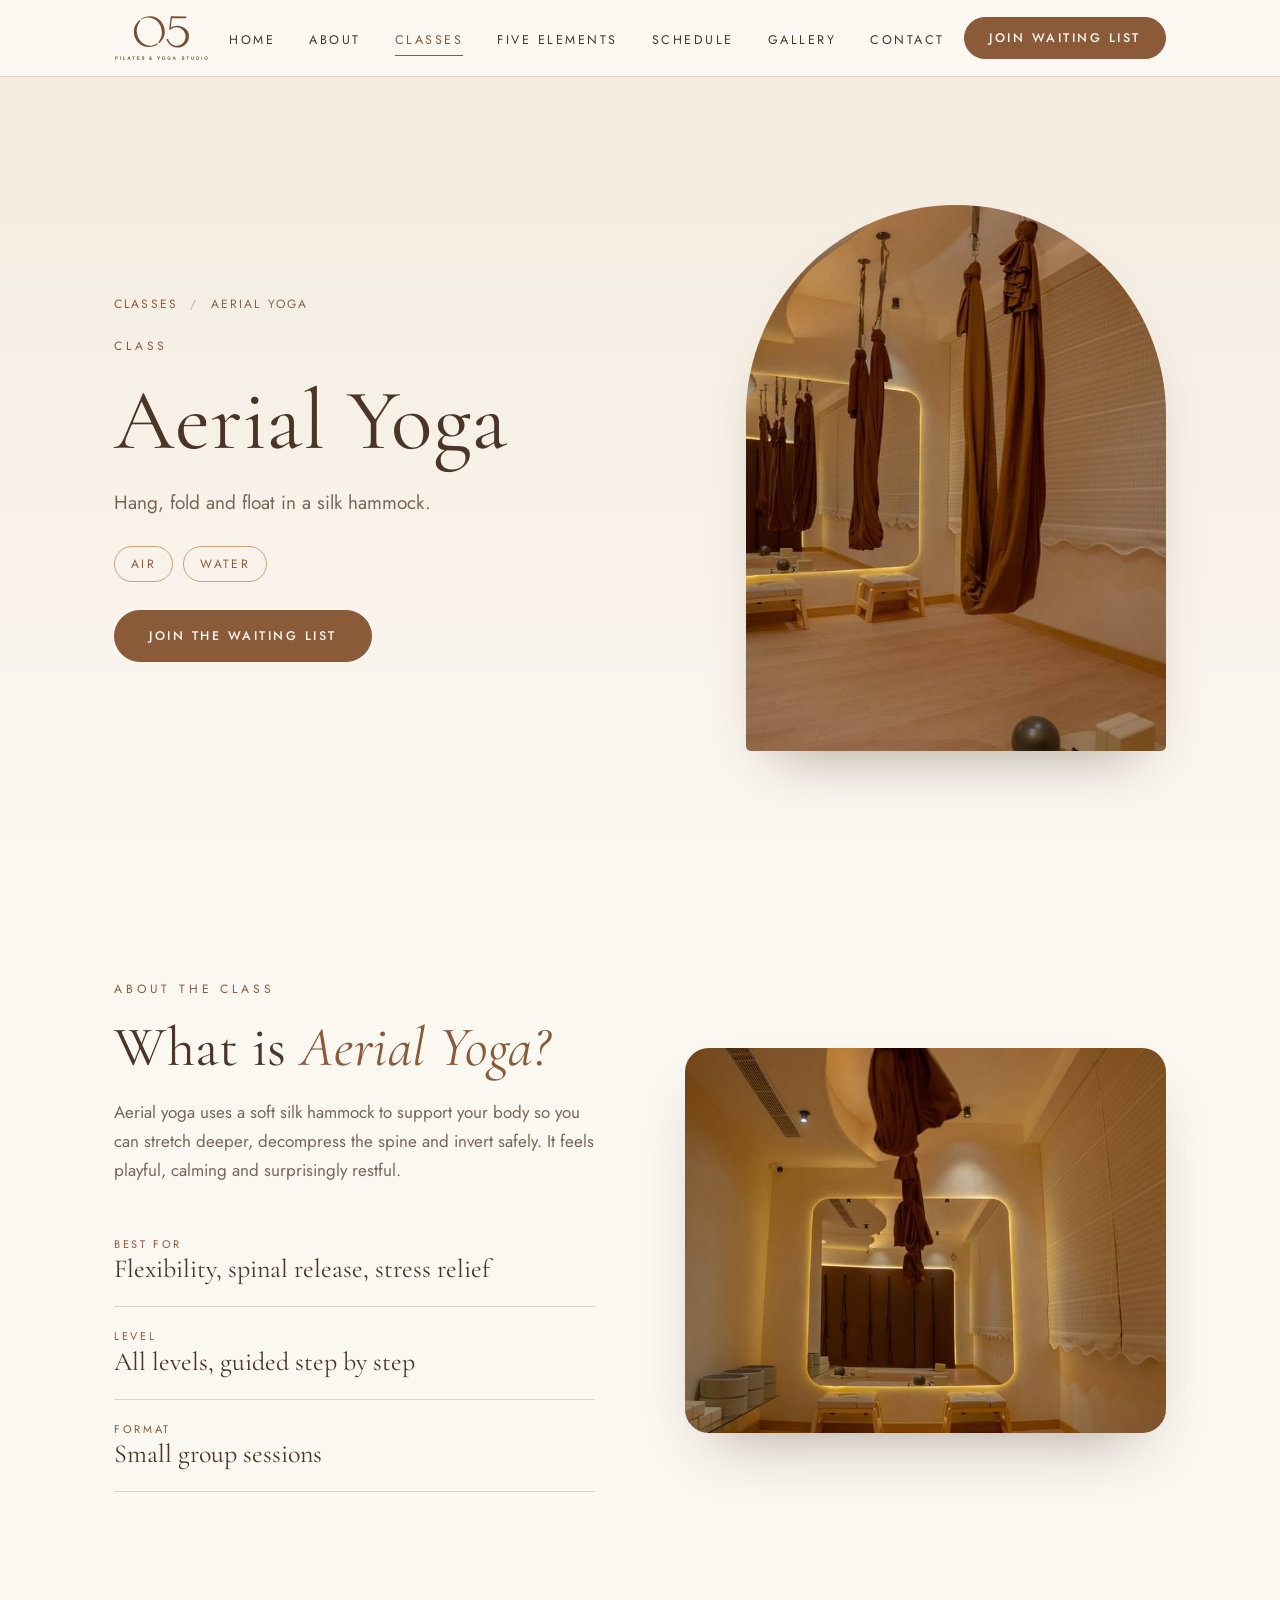
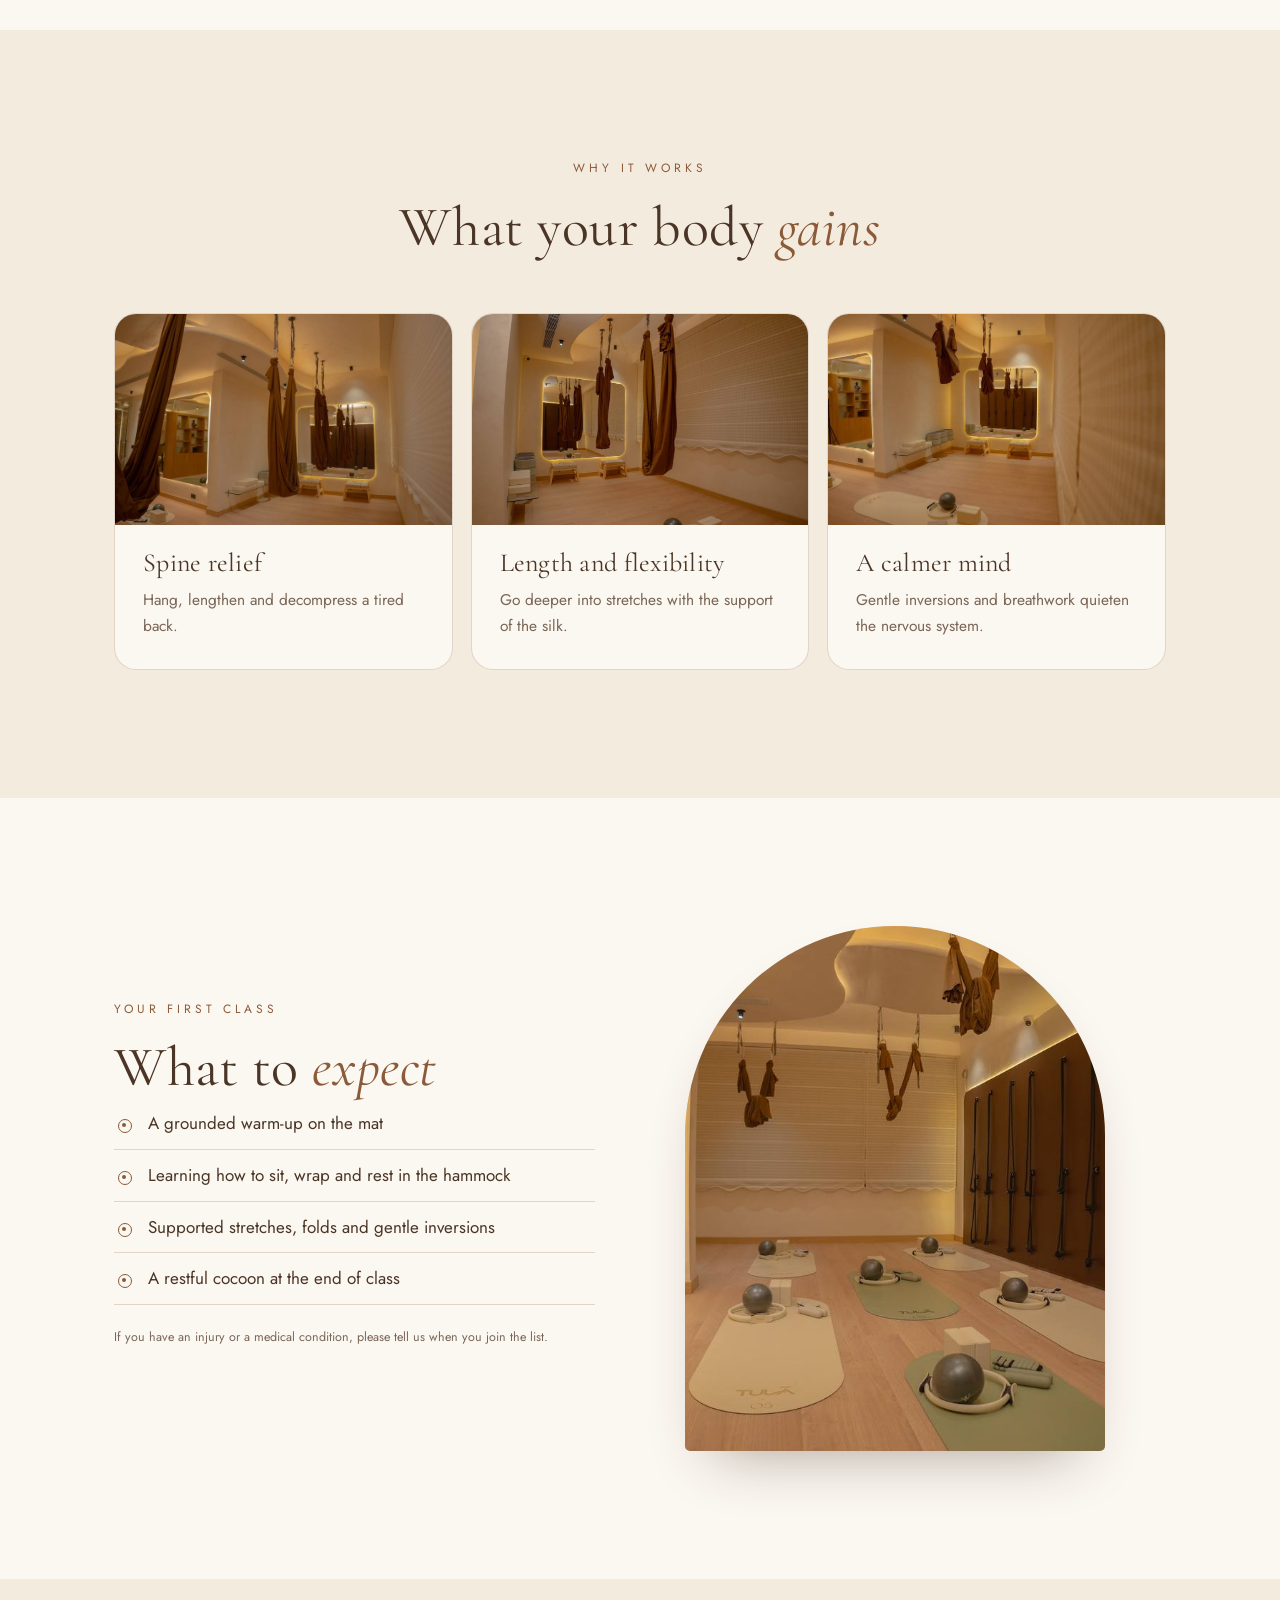
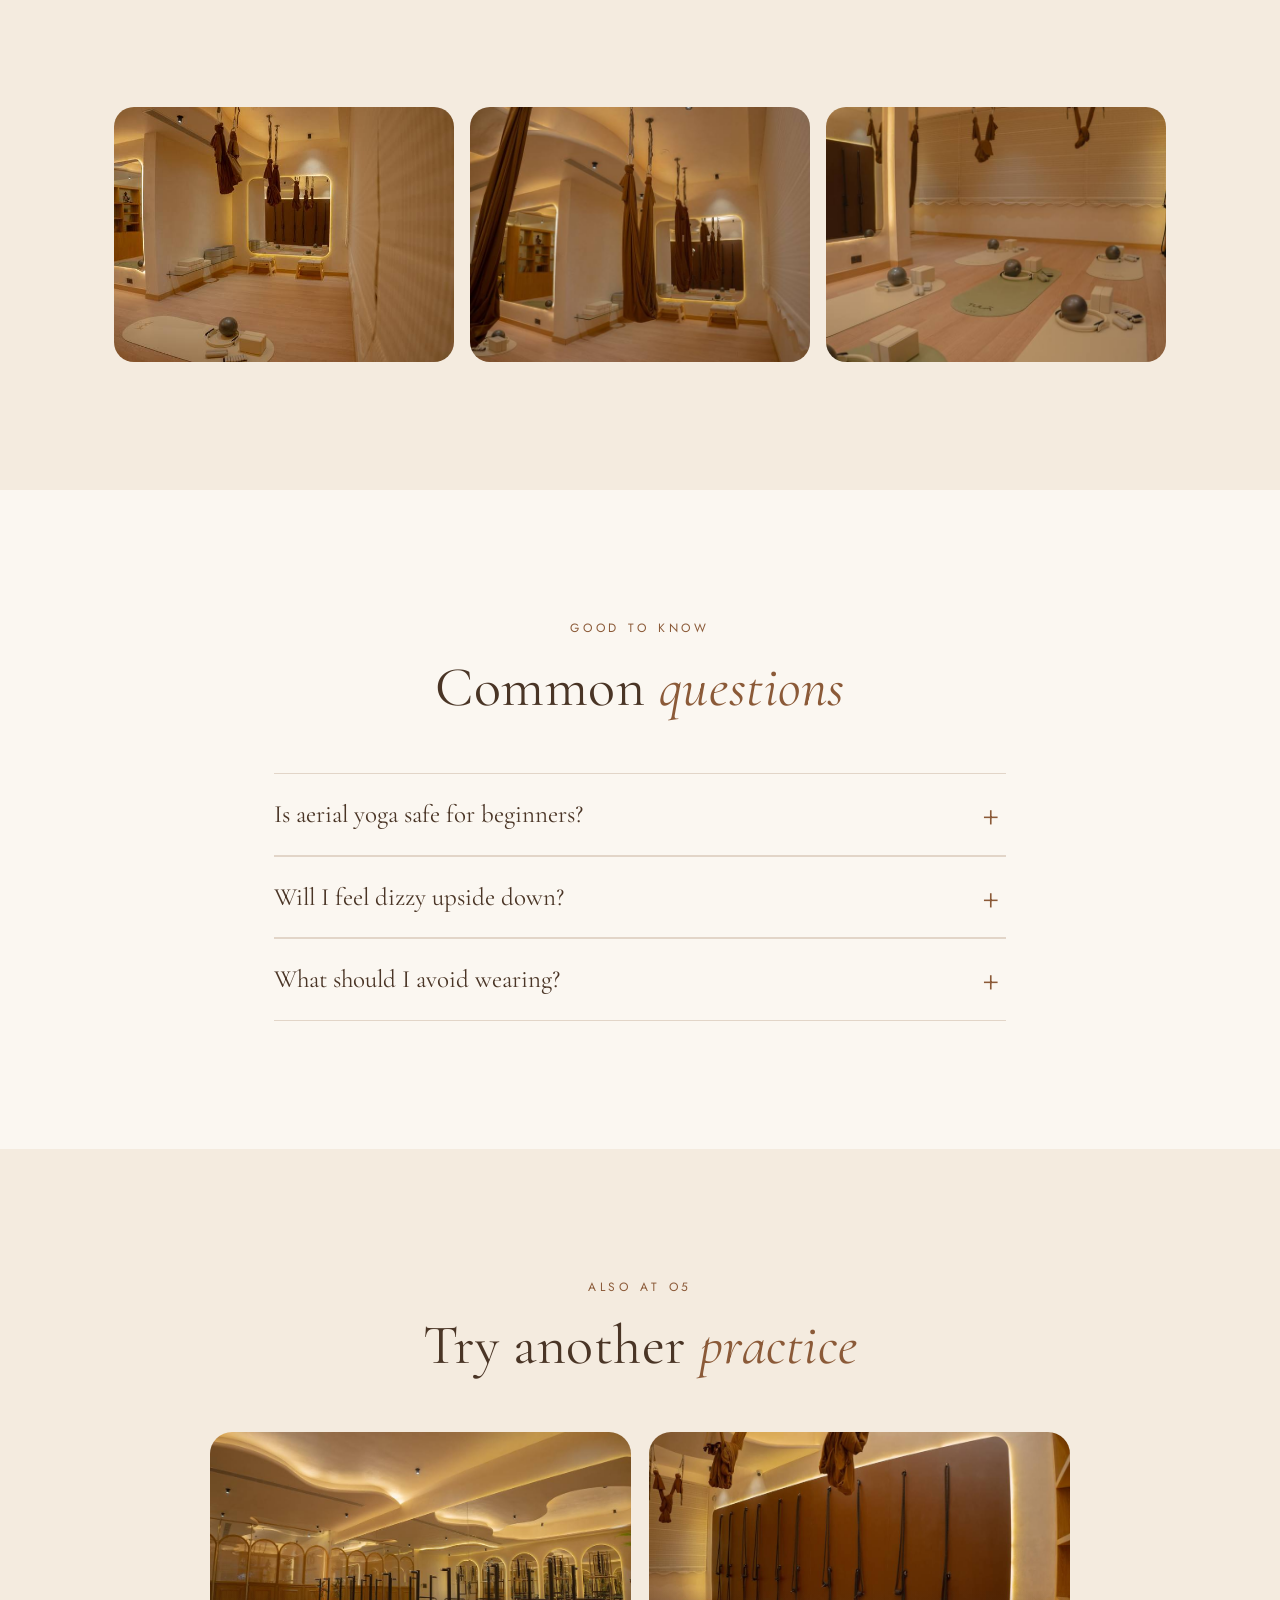
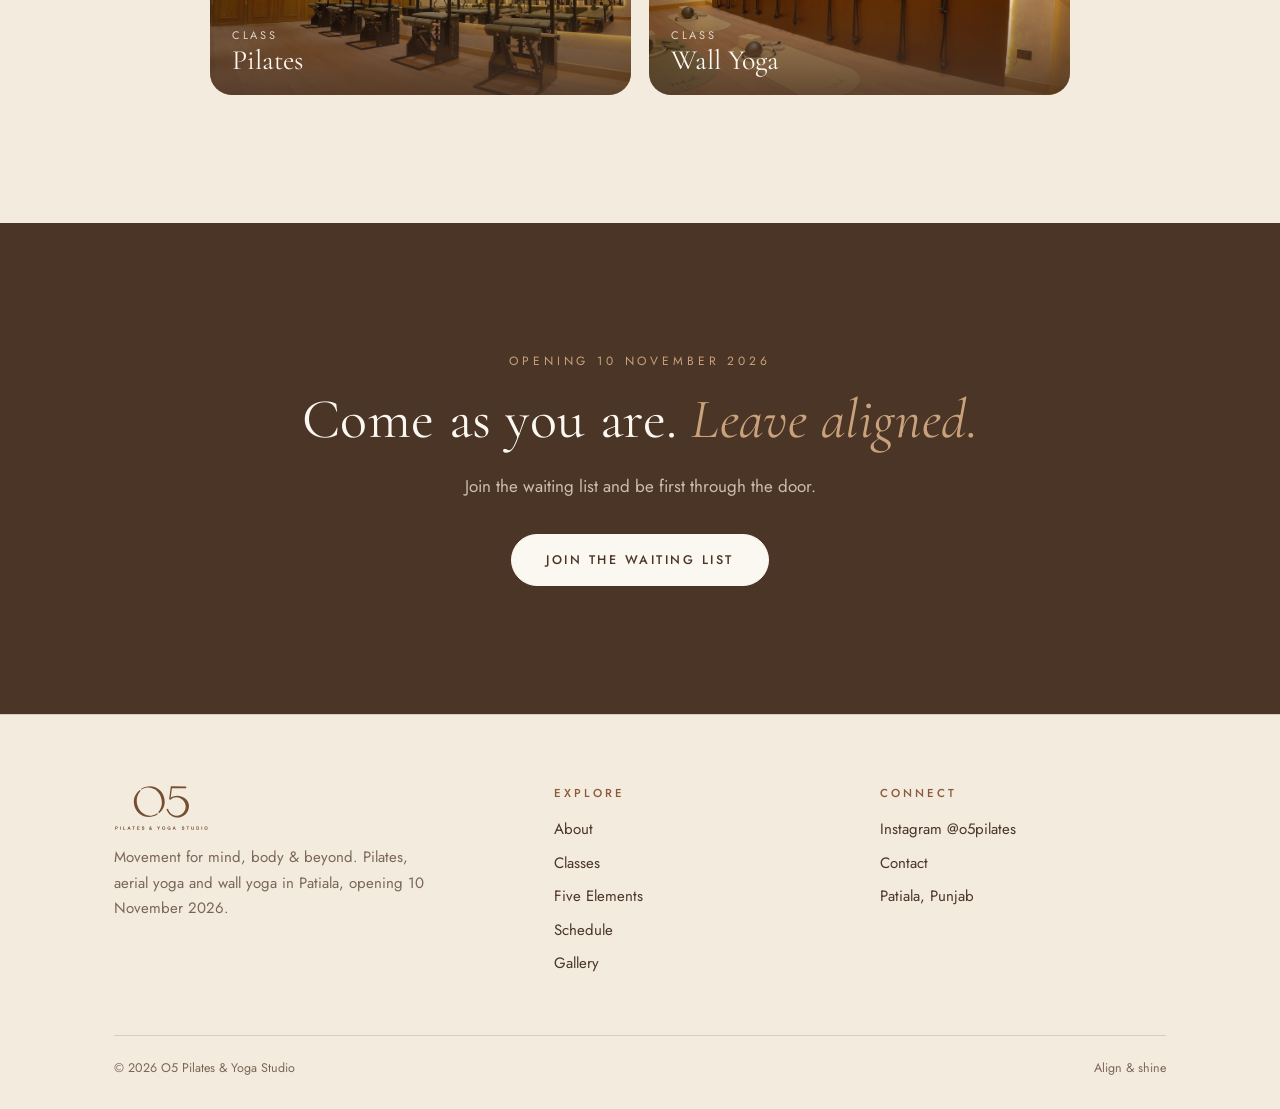
<file: aerial-yoga.html>
<!doctype html>
<html lang="en">
<head>
<meta charset="utf-8">
<meta name="viewport" content="width=device-width,initial-scale=1">
<title>Aerial Yoga | O5 Pilates &amp; Yoga Studio</title>
<meta property="og:image" content="img/aerial.jpg">
<meta name="description" content="Aerial Yoga at O5 Pilates &amp; Yoga Studio in Patiala. Hang, fold and float in a silk hammock. Opening 10 November 2026.">
<meta name="theme-color" content="#e6d6c5">
<link rel="icon" href="img/favicon.png">
<link rel="preconnect" href="https://fonts.googleapis.com">
<link rel="preconnect" href="https://fonts.gstatic.com" crossorigin>
<link href="https://fonts.googleapis.com/css2?family=Cormorant+Garamond:ital,wght@0,400;0,500;1,400;1,500&family=Jost:wght@400;500&display=swap" rel="stylesheet">
<link rel="stylesheet" href="css/style.css">
</head>
<body>
<header class="site-header"><div class="wrap nav">
  <a class="brand" href="index.html" aria-label="O5 Pilates &amp; Yoga Studio"><img src="img/logo.svg" alt="O5 Pilates &amp; Yoga Studio"></a>
  <ul><li><a href="index.html">Home</a></li><li><a href="about.html">About</a></li><li><a href="classes.html" class=on>Classes</a></li><li><a href="elements.html">Five Elements</a></li><li><a href="schedule.html">Schedule</a></li><li><a href="gallery.html">Gallery</a></li><li><a href="contact.html">Contact</a></li></ul>
  <a class="btn" href="index.html#waitlist">Join waiting list</a>
  <button class="burger" aria-label="Menu" aria-expanded="false"><span></span><span></span></button>
</div></header>
<main>
<section class="page-hero pg-split"><div class="wrap">
  <div class="rv"><nav class="crumbs" aria-label="Breadcrumb"><a href="classes.html">Classes</a> <i>/</i> <span>Aerial Yoga</span></nav><span class="eyebrow">Class</span><h1>Aerial Yoga</h1><p class="lead">Hang, fold and float in a silk hammock.</p>
    <div class="chips"><a class="chip" href="element-air.html">Air</a><a class="chip" href="element-water.html">Water</a></div>
    <a class="btn" href="index.html#waitlist">Join the waiting list</a></div>
  <div class="rv"><div class="arch"><img src="img/aerial.jpg" alt="Aerial Yoga at O5" fetchpriority="high"></div></div>
</div></section>

<section><div class="wrap split">
  <div class="rv"><span class="eyebrow">About the class</span><h2>What is <em>Aerial Yoga?</em></h2>
    <p>Aerial yoga uses a soft silk hammock to support your body so you can stretch deeper, decompress the spine and invert safely. It feels playful, calming and surprisingly restful.</p>
    <ul class="contact-list" style="margin-bottom:10px"><li><small>Best for</small><span>Flexibility, spinal release, stress relief</span></li><li><small>Level</small><span>All levels, guided step by step</span></li><li><small>Format</small><span>Small group sessions</span></li></ul></div>
  <div class="media wide rv"><div class="arch"><img src="img/gal-hammock.jpg" alt="Aerial Yoga space at O5" loading="lazy"></div></div>
</div></section>

<section style="background:var(--cream)"><div class="wrap">
  <div class="head center rv"><span class="eyebrow">Why it works</span><h2>What your body <em>gains</em></h2></div>
  <div class="benefits rv">
    <div class="ben"><div class="bimg"><img src="img/card-aerial.jpg" alt="" loading="lazy"></div><h3>Spine relief</h3><p>Hang, lengthen and decompress a tired back.</p></div><div class="ben"><div class="bimg"><img src="img/aerial.jpg" alt="" loading="lazy"></div><h3>Length and flexibility</h3><p>Go deeper into stretches with the support of the silk.</p></div><div class="ben"><div class="bimg"><img src="img/studio-calm.jpg" alt="" loading="lazy"></div><h3>A calmer mind</h3><p>Gentle inversions and breathwork quieten the nervous system.</p></div>
  </div>
</div></section>

<section><div class="wrap split rev">
  <div class="media rv"><div class="arch"><img src="img/gal-aerial-room.jpg" alt="" loading="lazy"></div></div>
  <div class="rv"><span class="eyebrow">Your first class</span><h2>What to <em>expect</em></h2>
    <ul class="ticks"><li>A grounded warm-up on the mat</li><li>Learning how to sit, wrap and rest in the hammock</li><li>Supported stretches, folds and gentle inversions</li><li>A restful cocoon at the end of class</li></ul>
    <p class="fine" style="margin-top:0">If you have an injury or a medical condition, please tell us when you join the list.</p></div>
</div></section>

<section style="background:var(--cream)"><div class="wrap">
  <div class="gallery3 rv"><img src="img/studio-calm.jpg" alt="Aerial Yoga at O5" loading="lazy"><img src="img/card-aerial.jpg" alt="Aerial Yoga at O5" loading="lazy"><img src="img/gal-mats.jpg" alt="Aerial Yoga at O5" loading="lazy"></div>
</div></section>

<section><div class="wrap faqwrap">
  <div class="head center rv"><span class="eyebrow">Good to know</span><h2>Common <em>questions</em></h2></div>
  <div class="faq rv"><details><summary>Is aerial yoga safe for beginners?</summary><p>Yes. The hammock supports your weight and your instructor teaches each pose step by step.</p></details><details><summary>Will I feel dizzy upside down?</summary><p>Inversions are optional and always gradual. You can stay low and supported as long as you like.</p></details><details><summary>What should I avoid wearing?</summary><p>Zips, buckles, long necklaces and loose jewellery. Wear a fitted top that covers your underarms for comfort in the silk.</p></details></div>
</div></section>

<section style="background:var(--cream)"><div class="wrap">
  <div class="head center rv"><span class="eyebrow">Also at O5</span><h2>Try another <em>practice</em></h2></div>
  <div class="pn rv">
    <a href="pilates.html"><img src="img/pilates.jpg" alt="" loading="lazy"><span><small>Class</small>Pilates</span></a><a href="wall-yoga.html"><img src="img/wall.jpg" alt="" loading="lazy"><span><small>Class</small>Wall Yoga</span></a>
  </div>
</div></section>
<section class="band"><div class="wrap rv">
  <span class="eyebrow">Opening 10 November 2026</span>
  <h2>Come as you are. <em>Leave aligned.</em></h2>
  <p>Join the waiting list and be first through the door.</p>
  <a class="btn" href="index.html#waitlist">Join the waiting list</a>
</div></section>
</main>
<footer><div class="wrap">
  <div class="foot">
    <div><a class="brand" style="align-items:flex-start;text-align:left" href="index.html"><img src="img/logo.svg" alt="O5 Pilates &amp; Yoga Studio"></a>
      <p>Movement for mind, body &amp; beyond. Pilates, aerial yoga and wall yoga in Patiala, opening 10 November 2026.</p></div>
    <div><h4>Explore</h4><ul>
      <li><a href="about.html">About</a></li><li><a href="classes.html">Classes</a></li><li><a href="elements.html">Five Elements</a></li><li><a href="schedule.html">Schedule</a></li><li><a href="gallery.html">Gallery</a></li></ul></div>
    <div><h4>Connect</h4><ul>
      <li><a href="https://www.instagram.com/o5pilates" target="_blank" rel="noopener">Instagram @o5pilates</a></li>
      <li><a href="contact.html">Contact</a></li><li>Patiala, Punjab</li></ul></div>
  </div>
  <div class="copy"><span>&copy; 2026 O5 Pilates &amp; Yoga Studio</span><span>Align &amp; shine</span></div>
</div></footer>
<script src="js/main.js"></script>
</body></html>
</file>
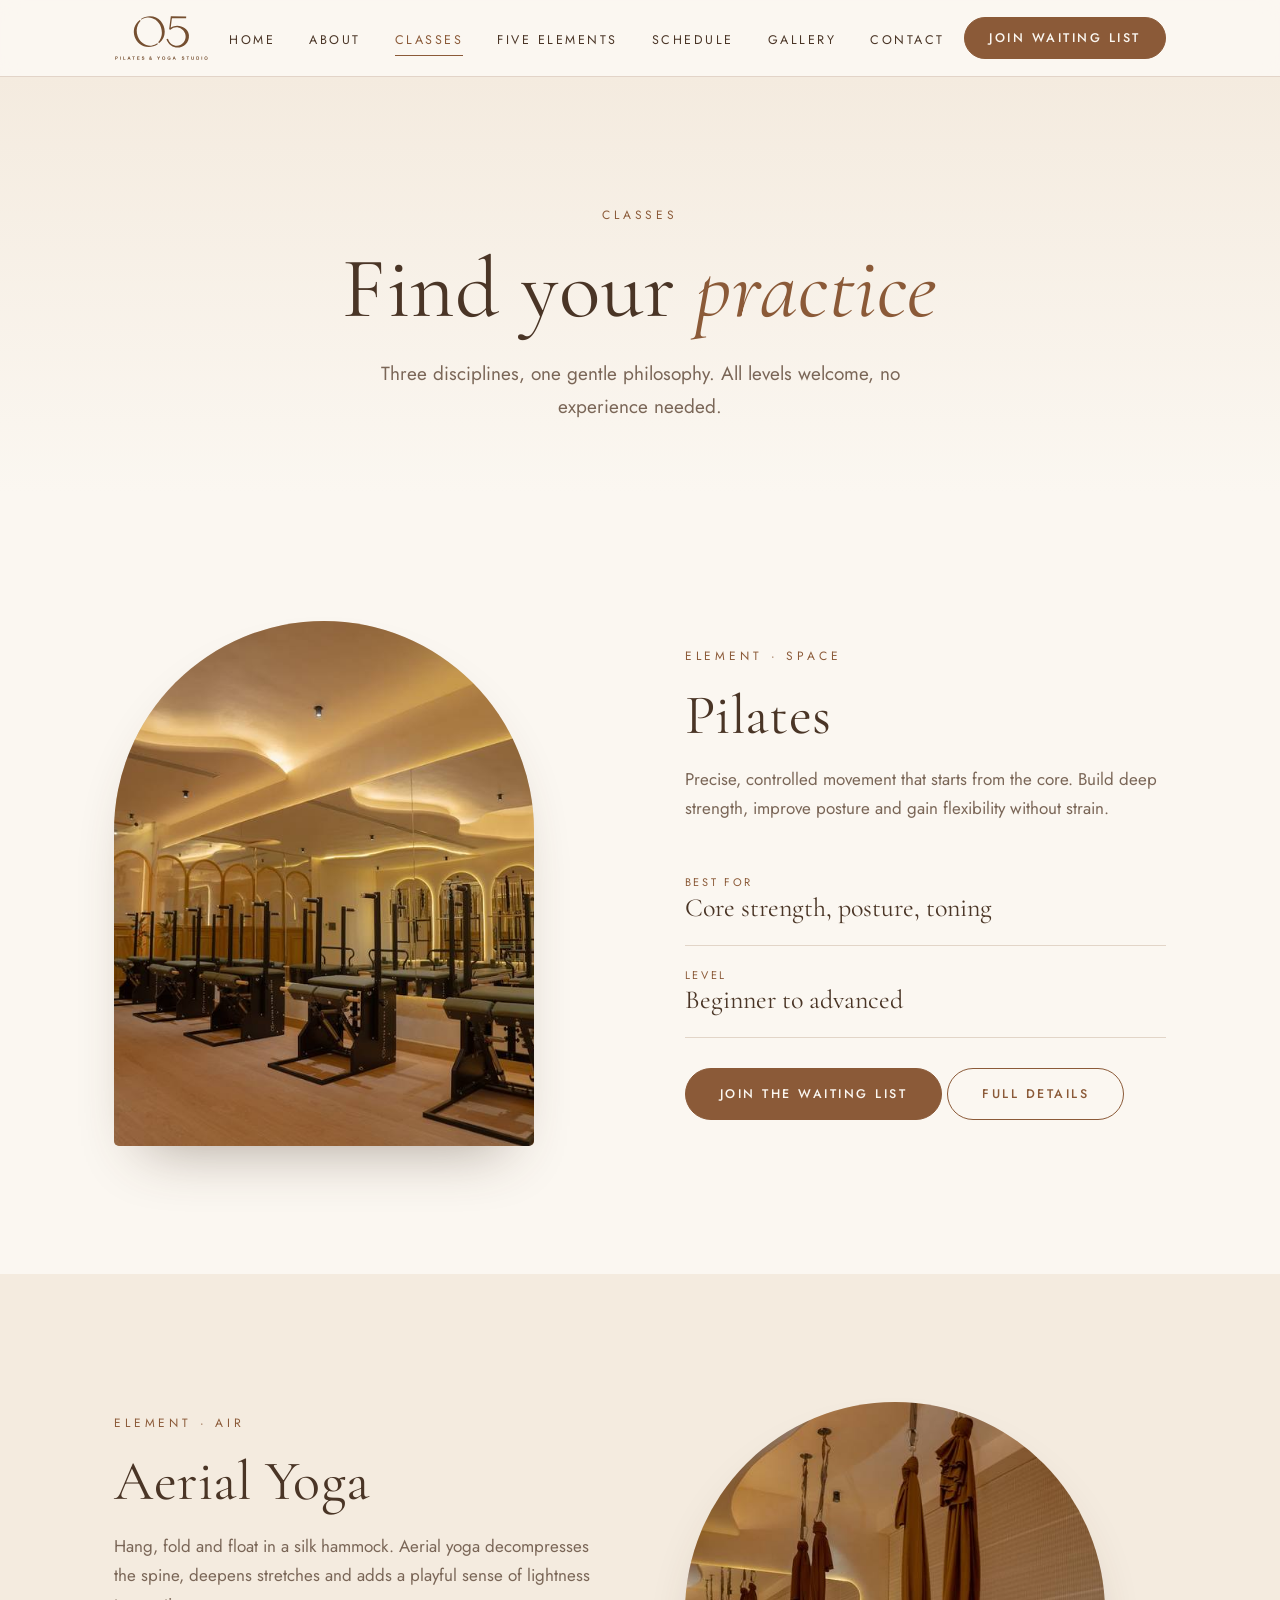
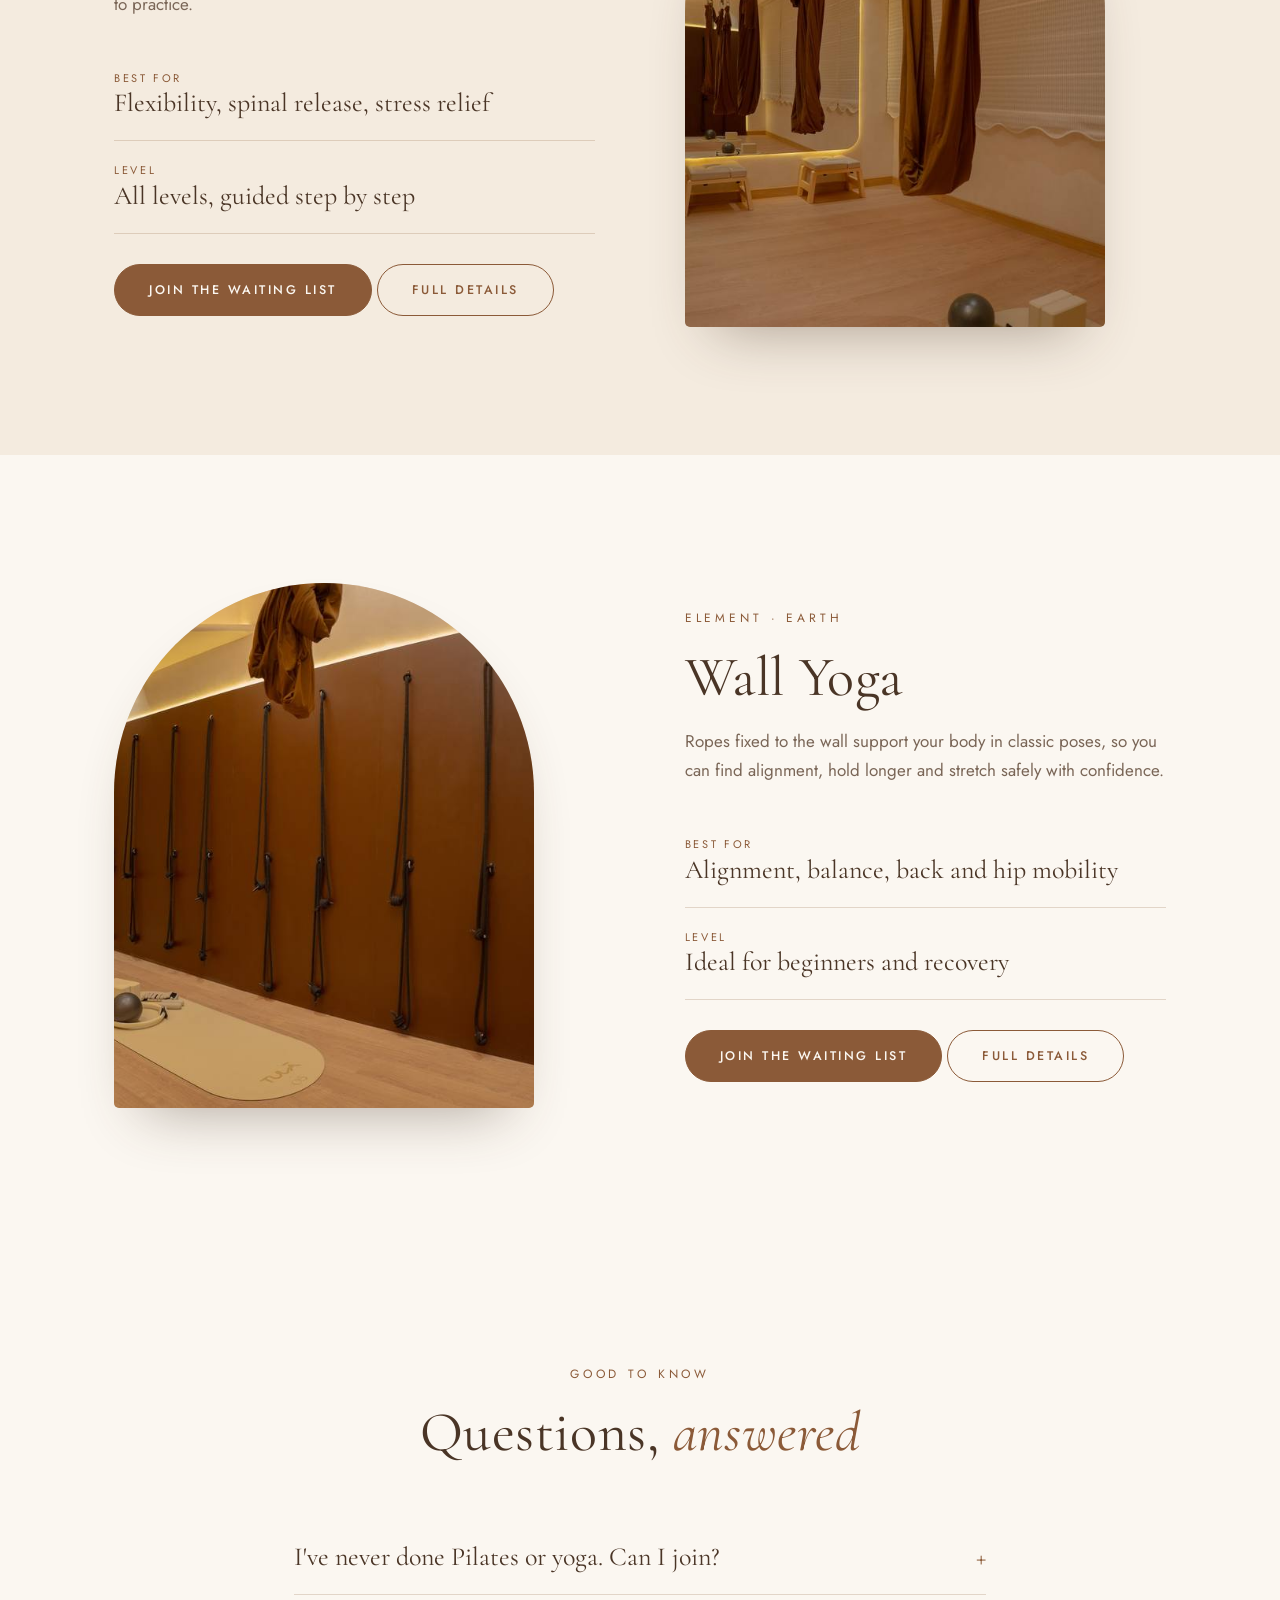
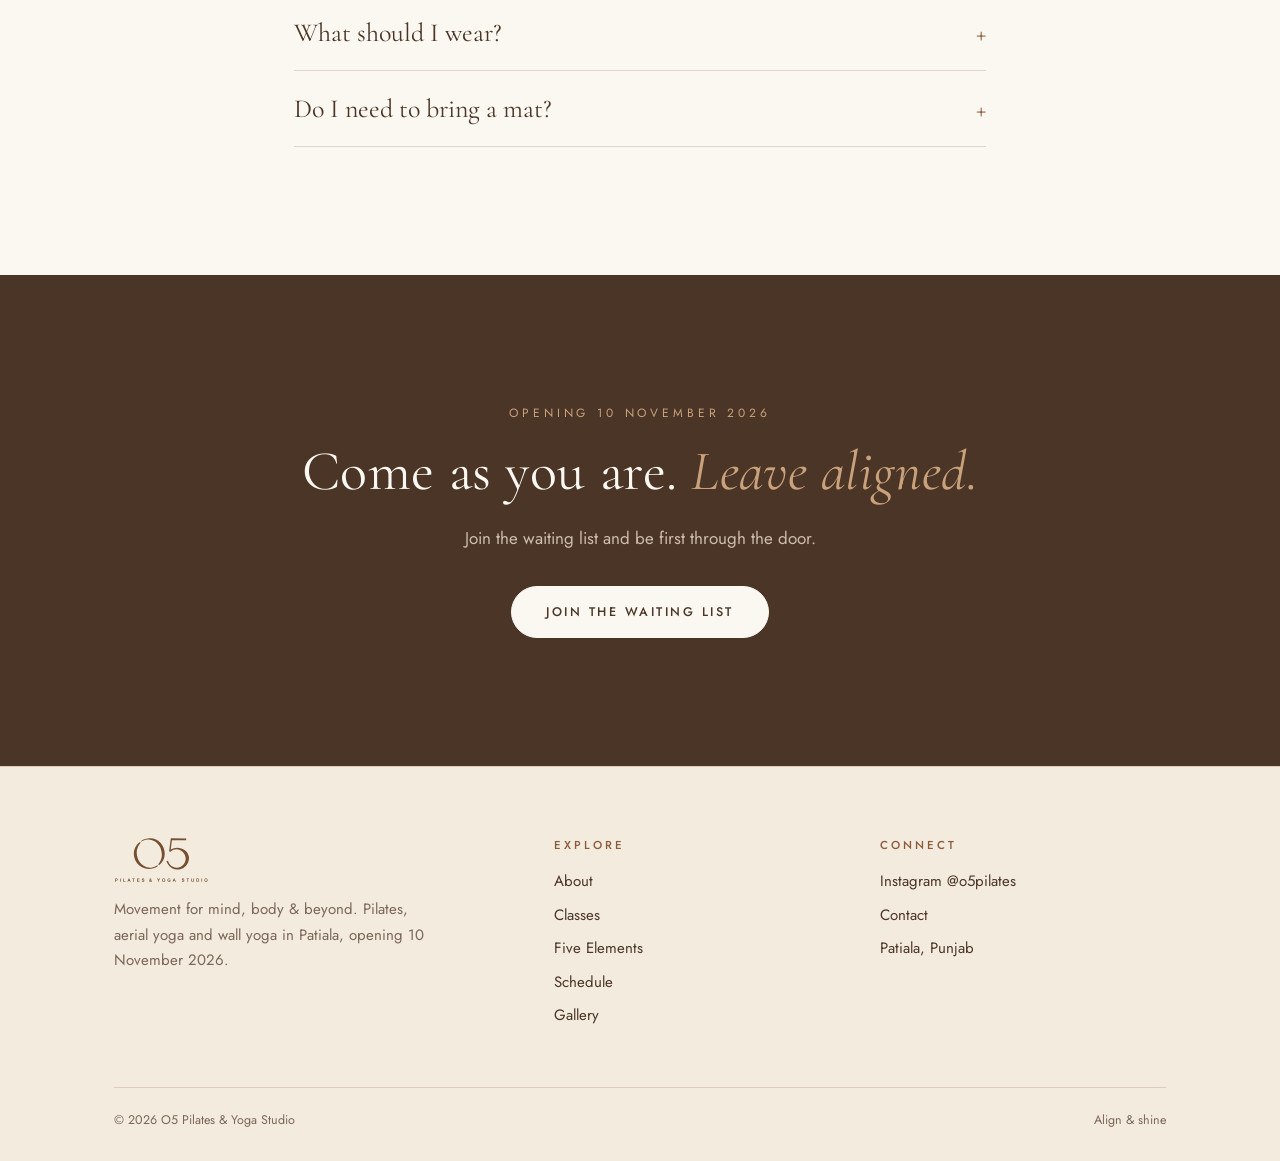
<file: classes.html>
<!doctype html>
<html lang="en">
<head>
<meta charset="utf-8">
<meta name="viewport" content="width=device-width,initial-scale=1">
<title>Classes | O5 Pilates & Yoga Studio</title>
<meta name="description" content="Pilates, aerial yoga and wall yoga classes in Patiala at O5 Pilates & Yoga Studio.">
<meta name="theme-color" content="#e6d6c5">
<link rel="icon" href="img/favicon.png">
<link rel="preconnect" href="https://fonts.googleapis.com">
<link rel="preconnect" href="https://fonts.gstatic.com" crossorigin>
<link href="https://fonts.googleapis.com/css2?family=Cormorant+Garamond:ital,wght@0,400;0,500;1,400;1,500&family=Jost:wght@400;500&display=swap" rel="stylesheet">
<link rel="stylesheet" href="css/style.css">
</head>
<body>
<header class="site-header"><div class="wrap nav">
  <a class="brand" href="index.html" aria-label="O5 Pilates &amp; Yoga Studio"><img src="img/logo.svg" alt="O5 Pilates &amp; Yoga Studio"></a>
  <ul><li><a href="index.html">Home</a></li><li><a href="about.html">About</a></li><li><a href="classes.html" class=on>Classes</a></li><li><a href="elements.html">Five Elements</a></li><li><a href="schedule.html">Schedule</a></li><li><a href="gallery.html">Gallery</a></li><li><a href="contact.html">Contact</a></li></ul>
  <a class="btn" href="index.html#waitlist">Join waiting list</a>
  <button class="burger" aria-label="Menu" aria-expanded="false"><span></span><span></span></button>
</div></header>
<main>
<section class="page-hero"><div class="wrap rv"><span class="eyebrow">Classes</span><h1>Find your <em>practice</em></h1><p class="lead">Three disciplines, one gentle philosophy. All levels welcome, no experience needed.</p></div></section>
<section id="pilates"><div class="wrap split">
  <div class="media rv"><div class="arch"><img src="img/pilates.jpg" alt="Pilates reformers at O5" loading="lazy"></div></div>
  <div class="rv"><span class="eyebrow">Element &middot; Space</span><h2>Pilates</h2><p>Precise, controlled movement that starts from the core. Build deep strength, improve posture and gain flexibility without strain.</p>
    <ul class="contact-list" style="margin-bottom:30px"><li><small>Best for</small><span>Core strength, posture, toning</span></li><li><small>Level</small><span>Beginner to advanced</span></li></ul>
    <a class="btn" href="index.html#waitlist">Join the waiting list</a> <a class="btn ghost" href="pilates.html">Full details</a></div>
</div></section>
<section id="aerial" style="background:var(--cream)"><div class="wrap split rev">
  <div class="media rv"><div class="arch"><img src="img/aerial.jpg" alt="Aerial yoga silks in the O5 studio" loading="lazy"></div></div>
  <div class="rv"><span class="eyebrow">Element &middot; Air</span><h2>Aerial Yoga</h2><p>Hang, fold and float in a silk hammock. Aerial yoga decompresses the spine, deepens stretches and adds a playful sense of lightness to practice.</p>
    <ul class="contact-list" style="margin-bottom:30px"><li><small>Best for</small><span>Flexibility, spinal release, stress relief</span></li><li><small>Level</small><span>All levels, guided step by step</span></li></ul>
    <a class="btn" href="index.html#waitlist">Join the waiting list</a> <a class="btn ghost" href="aerial-yoga.html">Full details</a></div>
</div></section>
<section id="wall"><div class="wrap split">
  <div class="media rv"><div class="arch"><img src="img/wall.jpg" alt="Wall yoga ropes at O5" loading="lazy"></div></div>
  <div class="rv"><span class="eyebrow">Element &middot; Earth</span><h2>Wall Yoga</h2><p>Ropes fixed to the wall support your body in classic poses, so you can find alignment, hold longer and stretch safely with confidence.</p>
    <ul class="contact-list" style="margin-bottom:30px"><li><small>Best for</small><span>Alignment, balance, back and hip mobility</span></li><li><small>Level</small><span>Ideal for beginners and recovery</span></li></ul>
    <a class="btn" href="index.html#waitlist">Join the waiting list</a> <a class="btn ghost" href="wall-yoga.html">Full details</a></div>
</div></section>

<section><div class="wrap" style="max-width:820px">
  <div class="head center rv"><span class="eyebrow">Good to know</span><h2>Questions, <em>answered</em></h2></div>
  <div class="rv">
  <details><summary>I've never done Pilates or yoga. Can I join?</summary><p>Absolutely. Every class is guided and offers options for different levels.</p></details>
  <details><summary>What should I wear?</summary><p>Comfortable, stretchy clothing. For aerial yoga, avoid zips, buckles and loose jewellery.</p></details>
  <details><summary>Do I need to bring a mat?</summary><p>We will confirm equipment details closer to opening day. Join the waiting list to hear first.</p></details>
  </div>
</div></section>
<section class="band"><div class="wrap rv">
  <span class="eyebrow">Opening 10 November 2026</span>
  <h2>Come as you are. <em>Leave aligned.</em></h2>
  <p>Join the waiting list and be first through the door.</p>
  <a class="btn" href="index.html#waitlist">Join the waiting list</a>
</div></section>
</main>
<footer><div class="wrap">
  <div class="foot">
    <div><a class="brand" style="align-items:flex-start;text-align:left" href="index.html"><img src="img/logo.svg" alt="O5 Pilates &amp; Yoga Studio"></a>
      <p>Movement for mind, body &amp; beyond. Pilates, aerial yoga and wall yoga in Patiala, opening 10 November 2026.</p></div>
    <div><h4>Explore</h4><ul>
      <li><a href="about.html">About</a></li><li><a href="classes.html">Classes</a></li><li><a href="elements.html">Five Elements</a></li><li><a href="schedule.html">Schedule</a></li><li><a href="gallery.html">Gallery</a></li></ul></div>
    <div><h4>Connect</h4><ul>
      <li><a href="https://www.instagram.com/o5pilates" target="_blank" rel="noopener">Instagram @o5pilates</a></li>
      <li><a href="contact.html">Contact</a></li><li>Patiala, Punjab</li></ul></div>
  </div>
  <div class="copy"><span>&copy; 2026 O5 Pilates &amp; Yoga Studio</span><span>Align &amp; shine</span></div>
</div></footer>
<script src="js/main.js"></script>
</body></html>
</file>
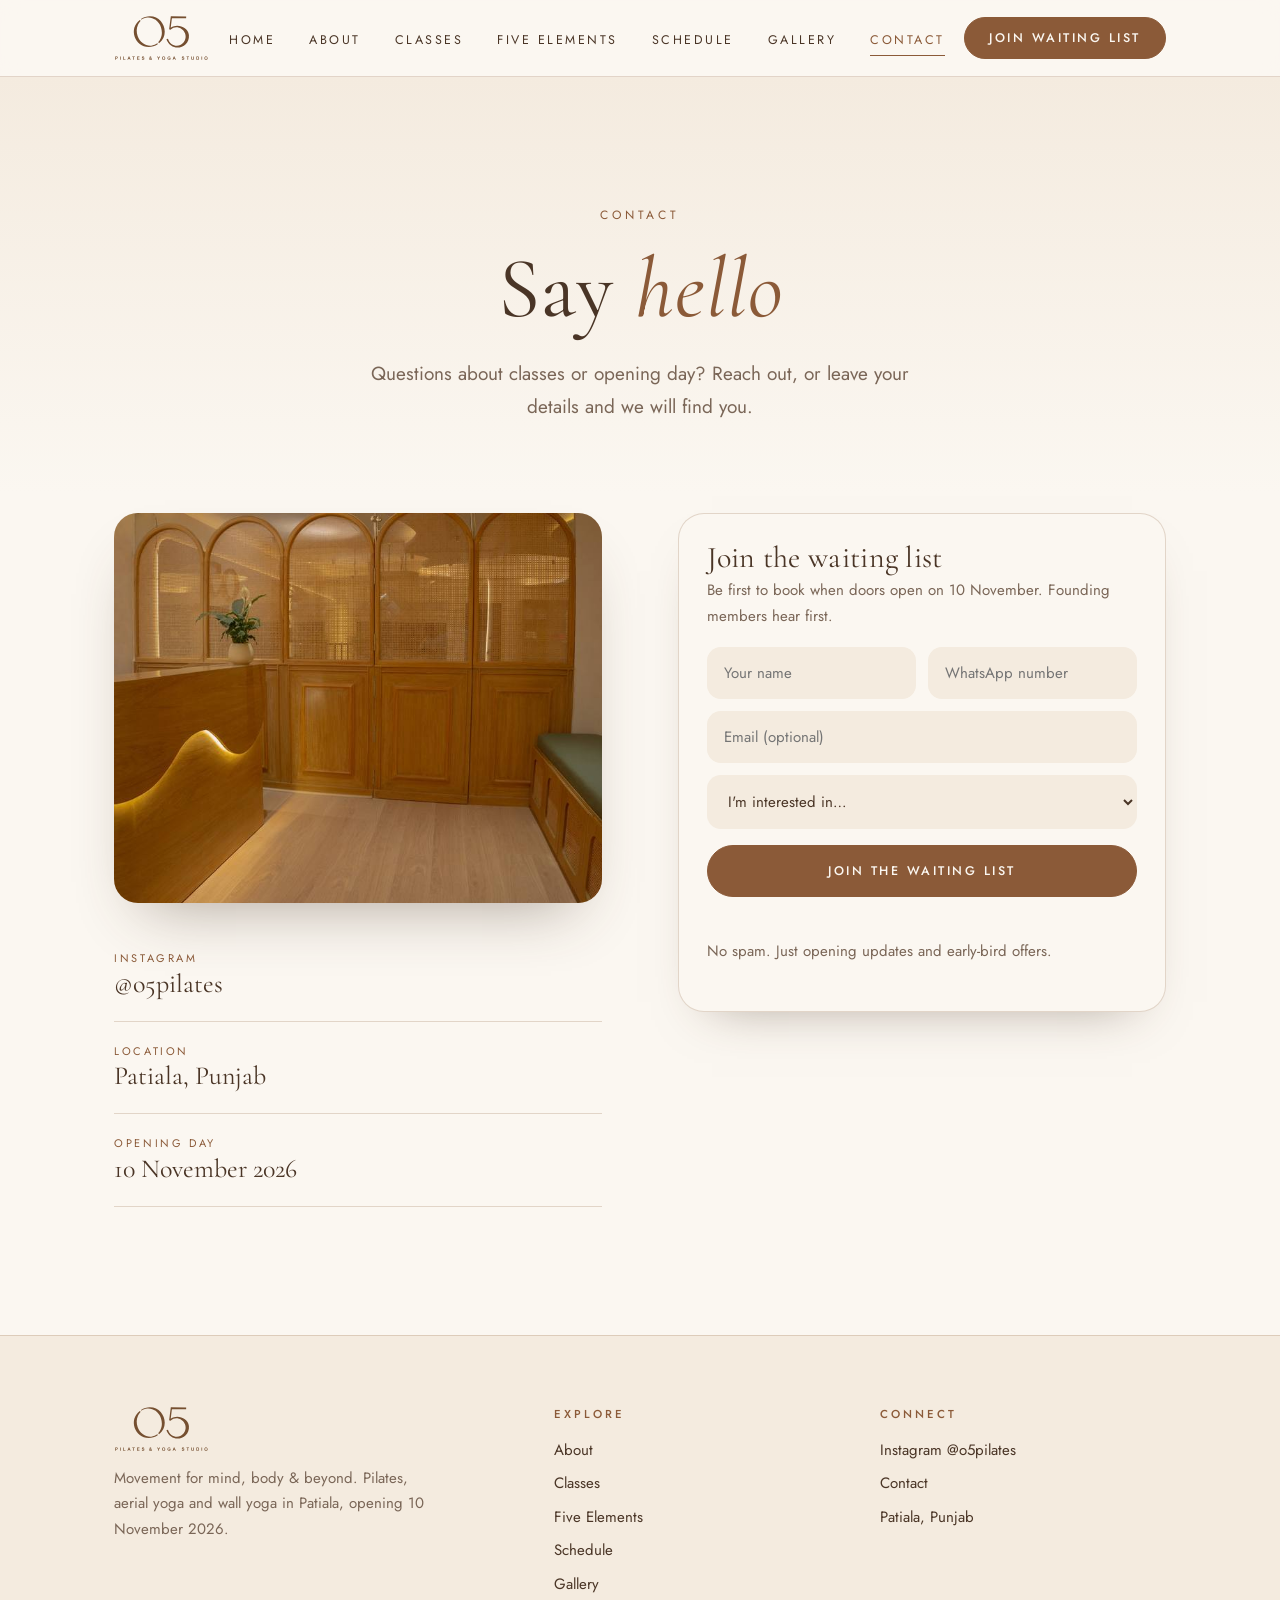
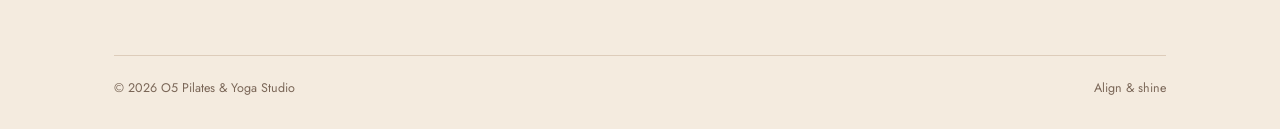
<file: contact.html>
<!doctype html>
<html lang="en">
<head>
<meta charset="utf-8">
<meta name="viewport" content="width=device-width,initial-scale=1">
<title>Contact | O5 Pilates & Yoga Studio</title>
<meta name="description" content="Contact O5 Pilates & Yoga Studio in Patiala. Join the waiting list or message us on Instagram.">
<meta name="theme-color" content="#e6d6c5">
<link rel="icon" href="img/favicon.png">
<link rel="preconnect" href="https://fonts.googleapis.com">
<link rel="preconnect" href="https://fonts.gstatic.com" crossorigin>
<link href="https://fonts.googleapis.com/css2?family=Cormorant+Garamond:ital,wght@0,400;0,500;1,400;1,500&family=Jost:wght@400;500&display=swap" rel="stylesheet">
<link rel="stylesheet" href="css/style.css">
</head>
<body>
<header class="site-header"><div class="wrap nav">
  <a class="brand" href="index.html" aria-label="O5 Pilates &amp; Yoga Studio"><img src="img/logo.svg" alt="O5 Pilates &amp; Yoga Studio"></a>
  <ul><li><a href="index.html">Home</a></li><li><a href="about.html">About</a></li><li><a href="classes.html">Classes</a></li><li><a href="elements.html">Five Elements</a></li><li><a href="schedule.html">Schedule</a></li><li><a href="gallery.html">Gallery</a></li><li><a href="contact.html" class=on>Contact</a></li></ul>
  <a class="btn" href="index.html#waitlist">Join waiting list</a>
  <button class="burger" aria-label="Menu" aria-expanded="false"><span></span><span></span></button>
</div></header>
<main>
<section class="page-hero"><div class="wrap rv"><span class="eyebrow">Contact</span><h1>Say <em>hello</em></h1><p class="lead">Questions about classes or opening day? Reach out, or leave your details and we will find you.</p></div></section>

<section style="padding-top:20px"><div class="wrap contact-grid">
  <div class="rv">
    <div class="arch" style="aspect-ratio:5/4;border-radius:24px;margin-bottom:26px"><img src="img/gal-reception.jpg" alt="O5 reception" loading="lazy" style="object-position:50% 60%"></div>
    <ul class="contact-list">
      <li><small>Instagram</small><span><a href="https://www.instagram.com/o5pilates" target="_blank" rel="noopener">@o5pilates</a></span></li>
      <li><small>Location</small><span>Patiala, Punjab</span></li>
      <li><small>Opening day</small><span>10 November 2026</span></li>
    </ul>
  </div>
  <div class="rv"><form class="wait" data-waitlist  novalidate>
  <h3>Join the waiting list</h3>
  <p>Be first to book when doors open on 10 November. Founding members hear first.</p>
  <div class="row">
    <input name="name" placeholder="Your name" required autocomplete="name" aria-label="Name">
    <input name="phone" type="tel" placeholder="WhatsApp number" required autocomplete="tel" aria-label="WhatsApp number">
  </div>
  <input name="email" type="email" placeholder="Email (optional)" autocomplete="email" aria-label="Email">
  <select name="interest" aria-label="Interested in">
    <option value="Not sure yet">I'm interested in…</option>
    <option>Pilates</option><option>Aerial Yoga</option><option>Wall Yoga</option><option>All of them</option>
  </select>
  <input class="hp" name="website" tabindex="-1" autocomplete="off" aria-hidden="true">
  <button class="btn" type="submit">Join the waiting list</button>
  <div class="msg" role="status"></div>
  <p class="fine">No spam. Just opening updates and early-bird offers.</p>
</form></div>
</div></section>
</main>
<footer><div class="wrap">
  <div class="foot">
    <div><a class="brand" style="align-items:flex-start;text-align:left" href="index.html"><img src="img/logo.svg" alt="O5 Pilates &amp; Yoga Studio"></a>
      <p>Movement for mind, body &amp; beyond. Pilates, aerial yoga and wall yoga in Patiala, opening 10 November 2026.</p></div>
    <div><h4>Explore</h4><ul>
      <li><a href="about.html">About</a></li><li><a href="classes.html">Classes</a></li><li><a href="elements.html">Five Elements</a></li><li><a href="schedule.html">Schedule</a></li><li><a href="gallery.html">Gallery</a></li></ul></div>
    <div><h4>Connect</h4><ul>
      <li><a href="https://www.instagram.com/o5pilates" target="_blank" rel="noopener">Instagram @o5pilates</a></li>
      <li><a href="contact.html">Contact</a></li><li>Patiala, Punjab</li></ul></div>
  </div>
  <div class="copy"><span>&copy; 2026 O5 Pilates &amp; Yoga Studio</span><span>Align &amp; shine</span></div>
</div></footer>
<script src="js/main.js"></script>
</body></html>
</file>
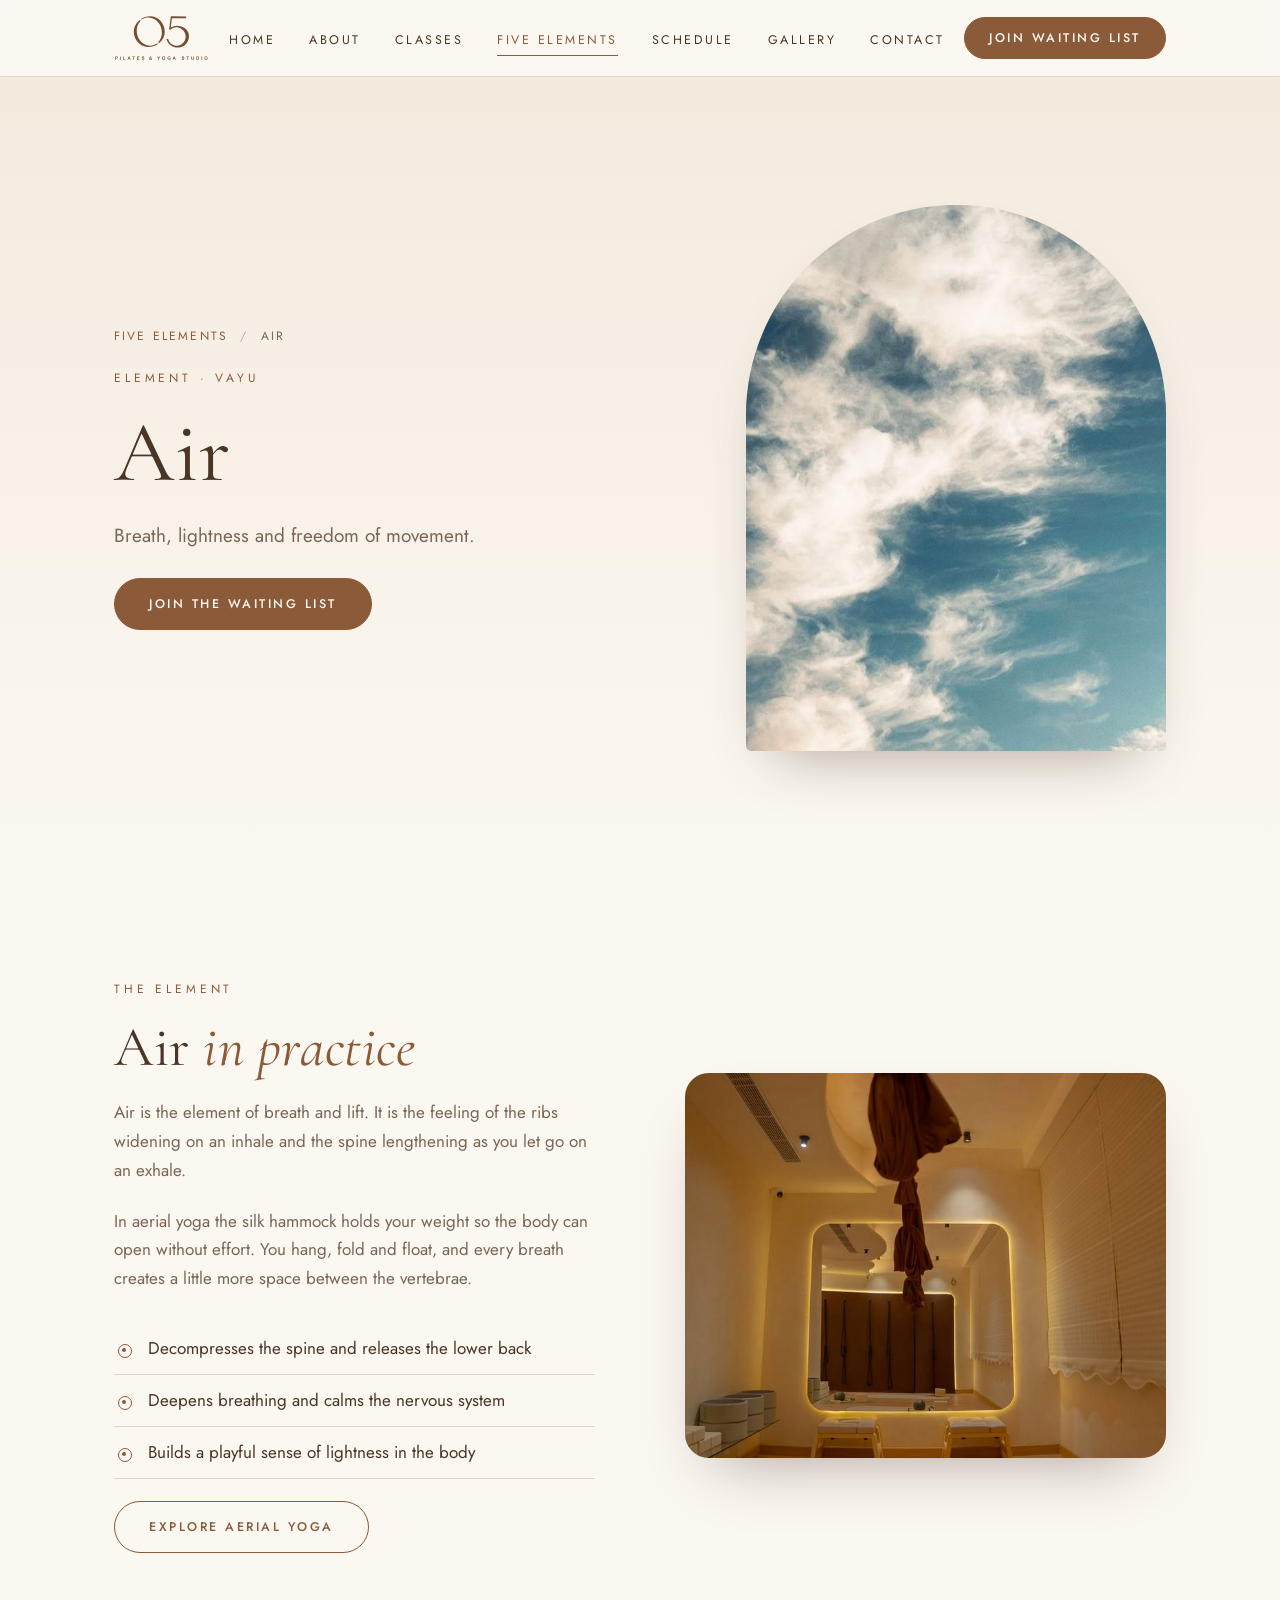
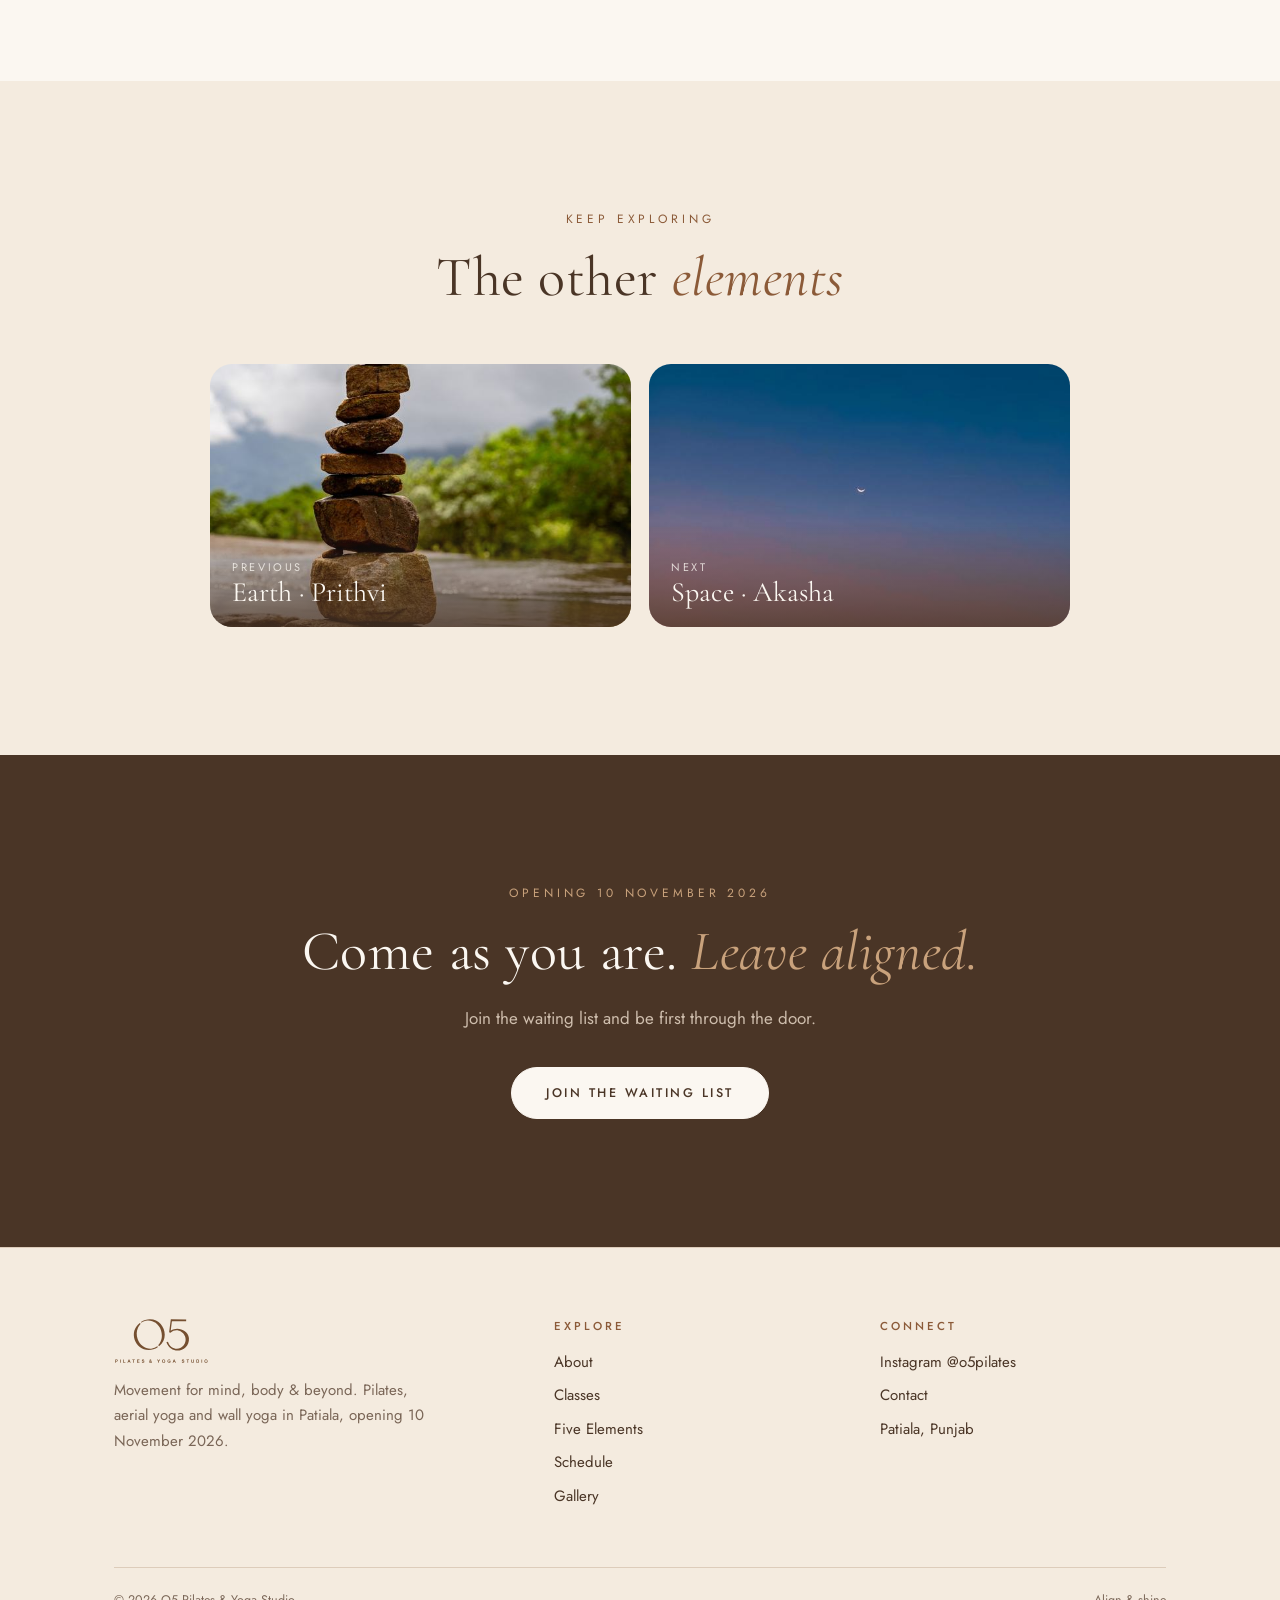
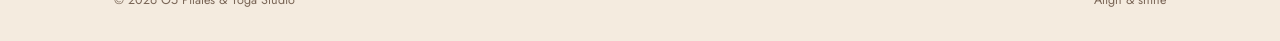
<file: element-air.html>
<!doctype html>
<html lang="en">
<head>
<meta charset="utf-8">
<meta name="viewport" content="width=device-width,initial-scale=1">
<title>Air &middot; Vayu | O5 Pilates &amp; Yoga Studio</title>
<meta property="og:image" content="img/el-air.jpg">
<meta name="description" content="Air (Vayu), one of the five elements behind O5 Pilates &amp; Yoga Studio in Patiala. Breath, lightness and freedom of movement.">
<meta name="theme-color" content="#e6d6c5">
<link rel="icon" href="img/favicon.png">
<link rel="preconnect" href="https://fonts.googleapis.com">
<link rel="preconnect" href="https://fonts.gstatic.com" crossorigin>
<link href="https://fonts.googleapis.com/css2?family=Cormorant+Garamond:ital,wght@0,400;0,500;1,400;1,500&family=Jost:wght@400;500&display=swap" rel="stylesheet">
<link rel="stylesheet" href="css/style.css">
</head>
<body>
<header class="site-header"><div class="wrap nav">
  <a class="brand" href="index.html" aria-label="O5 Pilates &amp; Yoga Studio"><img src="img/logo.svg" alt="O5 Pilates &amp; Yoga Studio"></a>
  <ul><li><a href="index.html">Home</a></li><li><a href="about.html">About</a></li><li><a href="classes.html">Classes</a></li><li><a href="elements.html" class=on>Five Elements</a></li><li><a href="schedule.html">Schedule</a></li><li><a href="gallery.html">Gallery</a></li><li><a href="contact.html">Contact</a></li></ul>
  <a class="btn" href="index.html#waitlist">Join waiting list</a>
  <button class="burger" aria-label="Menu" aria-expanded="false"><span></span><span></span></button>
</div></header>
<main>
<section class="page-hero pg-split"><div class="wrap">
  <div class="rv"><nav class="crumbs" aria-label="Breadcrumb"><a href="elements.html">Five Elements</a> <i>/</i> <span>Air</span></nav><span class="eyebrow">Element &middot; Vayu</span><h1>Air</h1><p class="lead">Breath, lightness and freedom of movement.</p>
    <a class="btn" href="index.html#waitlist">Join the waiting list</a></div>
  <div class="rv"><div class="arch"><img src="img/el-air.jpg" alt="Air element" fetchpriority="high"></div></div>
</div></section>

<section><div class="wrap split">
  <div class="rv"><span class="eyebrow">The element</span><h2>Air <em>in practice</em></h2>
    <p>Air is the element of breath and lift. It is the feeling of the ribs widening on an inhale and the spine lengthening as you let go on an exhale.</p><p style="margin-top:-8px">In aerial yoga the silk hammock holds your weight so the body can open without effort. You hang, fold and float, and every breath creates a little more space between the vertebrae.</p>
    <ul class="ticks"><li>Decompresses the spine and releases the lower back</li><li>Deepens breathing and calms the nervous system</li><li>Builds a playful sense of lightness in the body</li></ul>
    <a class="btn ghost" href="aerial-yoga.html">Explore Aerial Yoga</a></div>
  <div class="media wide rv"><div class="arch"><img src="img/gal-hammock.jpg" alt="Aerial Yoga at O5" loading="lazy"></div></div>
</div></section>

<section style="background:var(--cream)"><div class="wrap">
  <div class="head center rv"><span class="eyebrow">Keep exploring</span><h2>The other <em>elements</em></h2></div>
  <div class="pn rv">
    <a href="element-earth.html"><img src="img/el-earth.jpg" alt="" loading="lazy"><span><small>Previous</small>Earth &middot; Prithvi</span></a>
    <a href="element-space.html"><img src="img/el-space.jpg" alt="" loading="lazy"><span><small>Next</small>Space &middot; Akasha</span></a>
  </div>
</div></section>
<section class="band"><div class="wrap rv">
  <span class="eyebrow">Opening 10 November 2026</span>
  <h2>Come as you are. <em>Leave aligned.</em></h2>
  <p>Join the waiting list and be first through the door.</p>
  <a class="btn" href="index.html#waitlist">Join the waiting list</a>
</div></section>
</main>
<footer><div class="wrap">
  <div class="foot">
    <div><a class="brand" style="align-items:flex-start;text-align:left" href="index.html"><img src="img/logo.svg" alt="O5 Pilates &amp; Yoga Studio"></a>
      <p>Movement for mind, body &amp; beyond. Pilates, aerial yoga and wall yoga in Patiala, opening 10 November 2026.</p></div>
    <div><h4>Explore</h4><ul>
      <li><a href="about.html">About</a></li><li><a href="classes.html">Classes</a></li><li><a href="elements.html">Five Elements</a></li><li><a href="schedule.html">Schedule</a></li><li><a href="gallery.html">Gallery</a></li></ul></div>
    <div><h4>Connect</h4><ul>
      <li><a href="https://www.instagram.com/o5pilates" target="_blank" rel="noopener">Instagram @o5pilates</a></li>
      <li><a href="contact.html">Contact</a></li><li>Patiala, Punjab</li></ul></div>
  </div>
  <div class="copy"><span>&copy; 2026 O5 Pilates &amp; Yoga Studio</span><span>Align &amp; shine</span></div>
</div></footer>
<script src="js/main.js"></script>
</body></html>
</file>
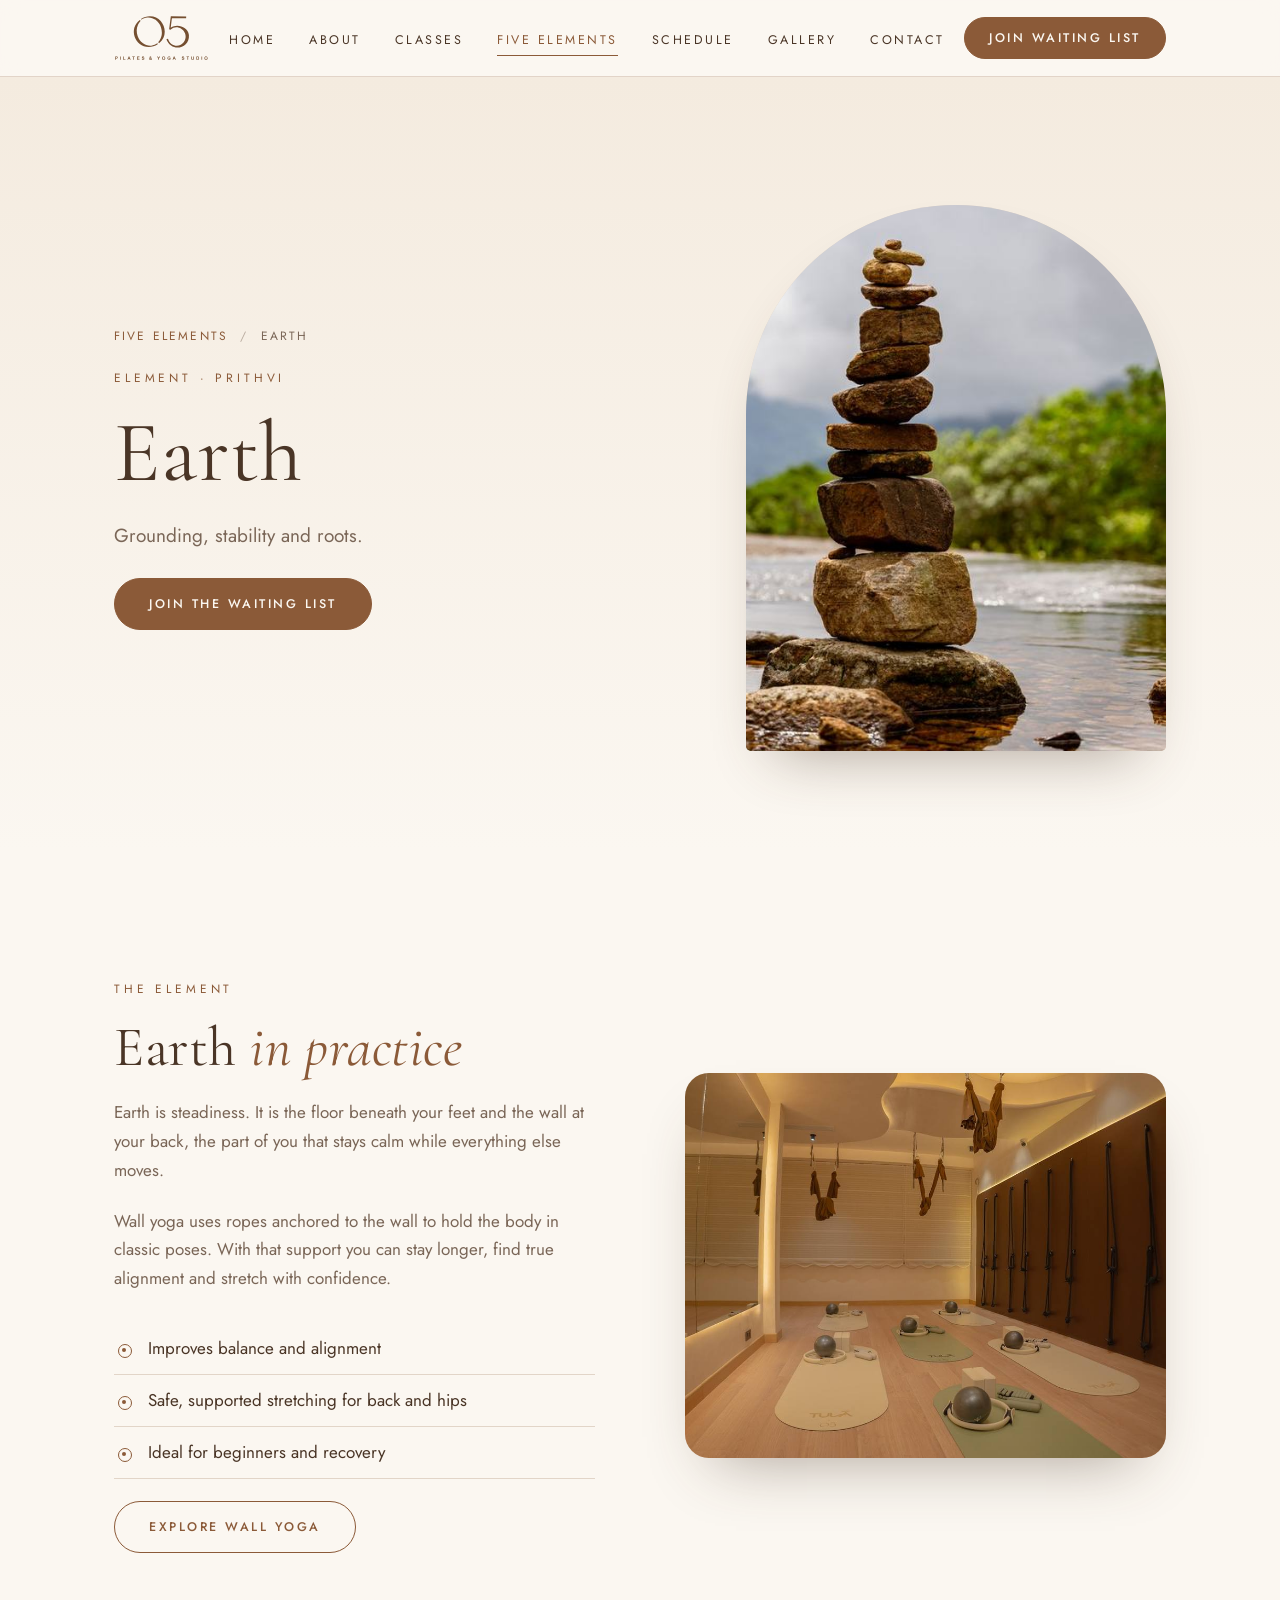
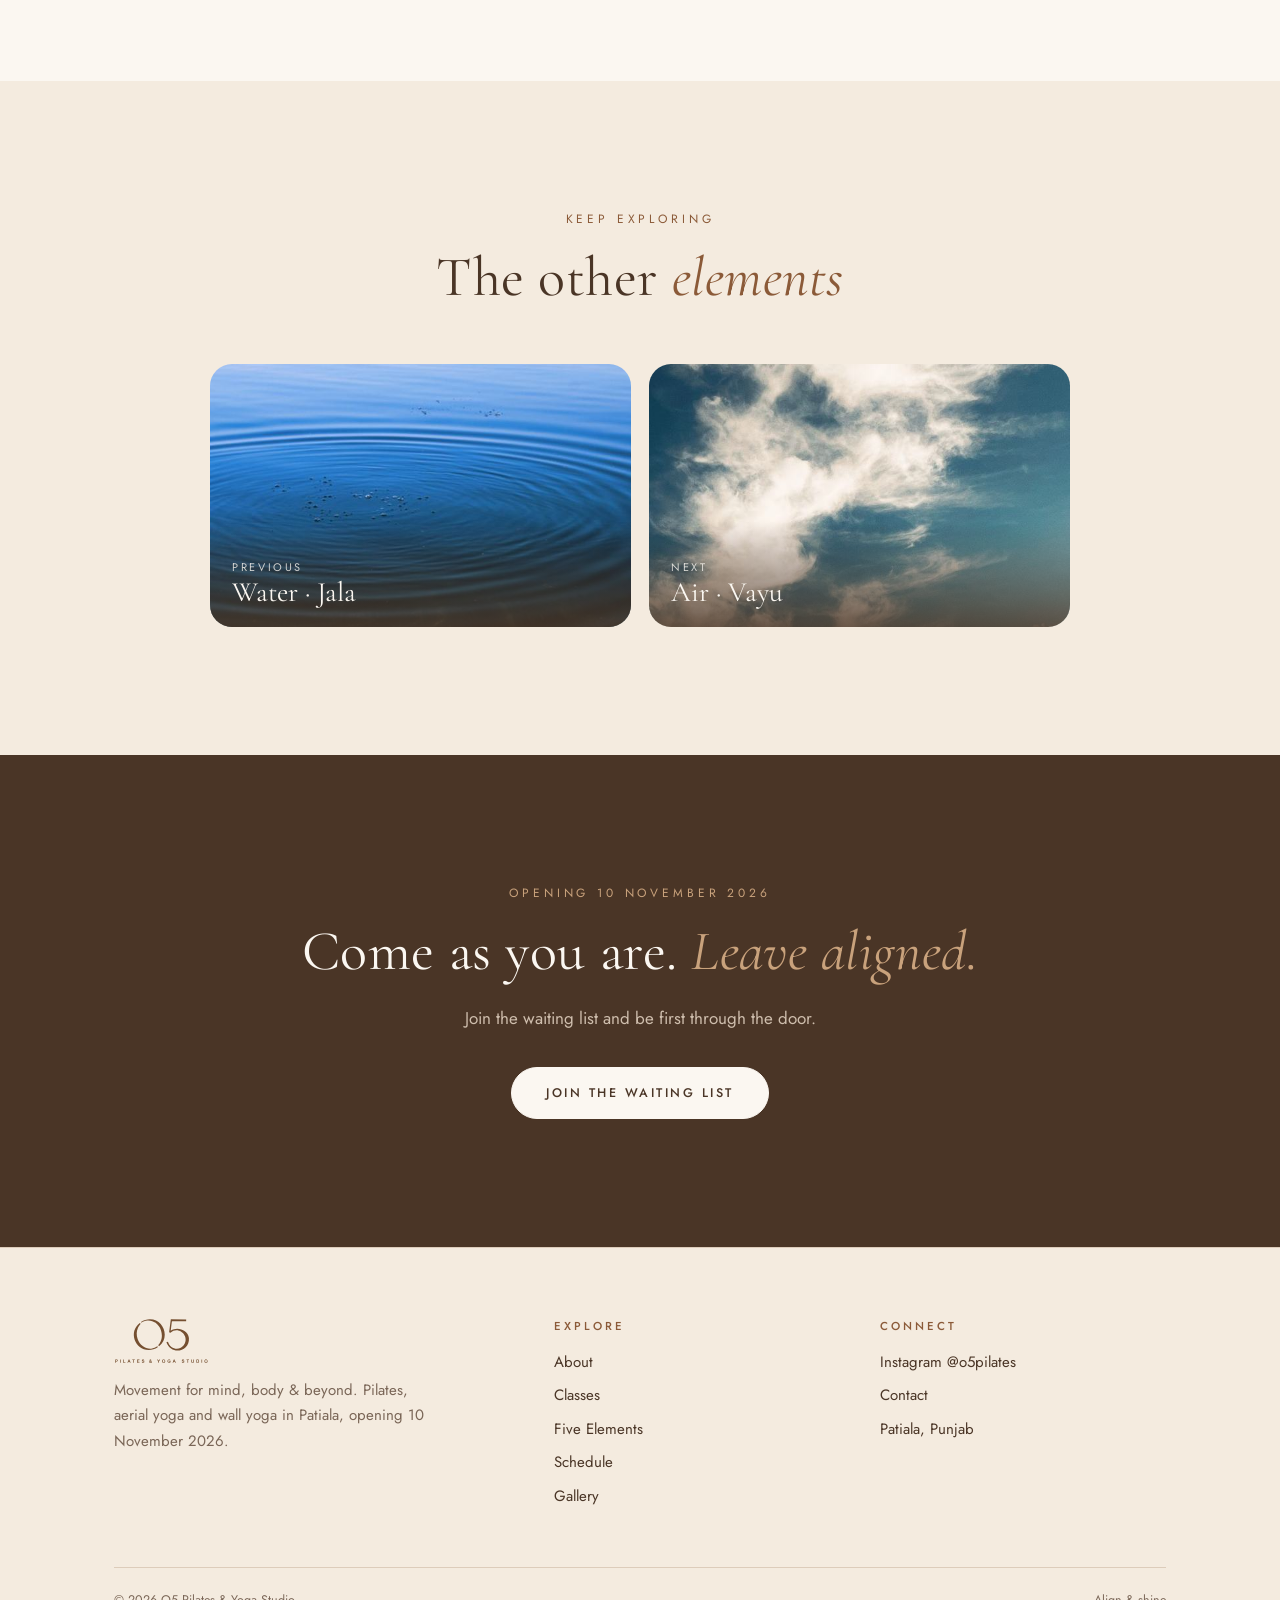
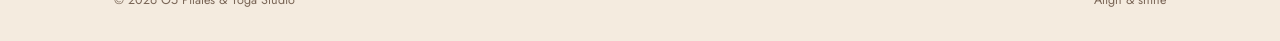
<file: element-earth.html>
<!doctype html>
<html lang="en">
<head>
<meta charset="utf-8">
<meta name="viewport" content="width=device-width,initial-scale=1">
<title>Earth &middot; Prithvi | O5 Pilates &amp; Yoga Studio</title>
<meta property="og:image" content="img/el-earth.jpg">
<meta name="description" content="Earth (Prithvi), one of the five elements behind O5 Pilates &amp; Yoga Studio in Patiala. Grounding, stability and roots.">
<meta name="theme-color" content="#e6d6c5">
<link rel="icon" href="img/favicon.png">
<link rel="preconnect" href="https://fonts.googleapis.com">
<link rel="preconnect" href="https://fonts.gstatic.com" crossorigin>
<link href="https://fonts.googleapis.com/css2?family=Cormorant+Garamond:ital,wght@0,400;0,500;1,400;1,500&family=Jost:wght@400;500&display=swap" rel="stylesheet">
<link rel="stylesheet" href="css/style.css">
</head>
<body>
<header class="site-header"><div class="wrap nav">
  <a class="brand" href="index.html" aria-label="O5 Pilates &amp; Yoga Studio"><img src="img/logo.svg" alt="O5 Pilates &amp; Yoga Studio"></a>
  <ul><li><a href="index.html">Home</a></li><li><a href="about.html">About</a></li><li><a href="classes.html">Classes</a></li><li><a href="elements.html" class=on>Five Elements</a></li><li><a href="schedule.html">Schedule</a></li><li><a href="gallery.html">Gallery</a></li><li><a href="contact.html">Contact</a></li></ul>
  <a class="btn" href="index.html#waitlist">Join waiting list</a>
  <button class="burger" aria-label="Menu" aria-expanded="false"><span></span><span></span></button>
</div></header>
<main>
<section class="page-hero pg-split"><div class="wrap">
  <div class="rv"><nav class="crumbs" aria-label="Breadcrumb"><a href="elements.html">Five Elements</a> <i>/</i> <span>Earth</span></nav><span class="eyebrow">Element &middot; Prithvi</span><h1>Earth</h1><p class="lead">Grounding, stability and roots.</p>
    <a class="btn" href="index.html#waitlist">Join the waiting list</a></div>
  <div class="rv"><div class="arch"><img src="img/el-earth.jpg" alt="Earth element" fetchpriority="high"></div></div>
</div></section>

<section><div class="wrap split">
  <div class="rv"><span class="eyebrow">The element</span><h2>Earth <em>in practice</em></h2>
    <p>Earth is steadiness. It is the floor beneath your feet and the wall at your back, the part of you that stays calm while everything else moves.</p><p style="margin-top:-8px">Wall yoga uses ropes anchored to the wall to hold the body in classic poses. With that support you can stay longer, find true alignment and stretch with confidence.</p>
    <ul class="ticks"><li>Improves balance and alignment</li><li>Safe, supported stretching for back and hips</li><li>Ideal for beginners and recovery</li></ul>
    <a class="btn ghost" href="wall-yoga.html">Explore Wall Yoga</a></div>
  <div class="media wide rv"><div class="arch"><img src="img/gal-aerial-room.jpg" alt="Wall Yoga at O5" loading="lazy"></div></div>
</div></section>

<section style="background:var(--cream)"><div class="wrap">
  <div class="head center rv"><span class="eyebrow">Keep exploring</span><h2>The other <em>elements</em></h2></div>
  <div class="pn rv">
    <a href="element-water.html"><img src="img/el-water.jpg" alt="" loading="lazy"><span><small>Previous</small>Water &middot; Jala</span></a>
    <a href="element-air.html"><img src="img/el-air.jpg" alt="" loading="lazy"><span><small>Next</small>Air &middot; Vayu</span></a>
  </div>
</div></section>
<section class="band"><div class="wrap rv">
  <span class="eyebrow">Opening 10 November 2026</span>
  <h2>Come as you are. <em>Leave aligned.</em></h2>
  <p>Join the waiting list and be first through the door.</p>
  <a class="btn" href="index.html#waitlist">Join the waiting list</a>
</div></section>
</main>
<footer><div class="wrap">
  <div class="foot">
    <div><a class="brand" style="align-items:flex-start;text-align:left" href="index.html"><img src="img/logo.svg" alt="O5 Pilates &amp; Yoga Studio"></a>
      <p>Movement for mind, body &amp; beyond. Pilates, aerial yoga and wall yoga in Patiala, opening 10 November 2026.</p></div>
    <div><h4>Explore</h4><ul>
      <li><a href="about.html">About</a></li><li><a href="classes.html">Classes</a></li><li><a href="elements.html">Five Elements</a></li><li><a href="schedule.html">Schedule</a></li><li><a href="gallery.html">Gallery</a></li></ul></div>
    <div><h4>Connect</h4><ul>
      <li><a href="https://www.instagram.com/o5pilates" target="_blank" rel="noopener">Instagram @o5pilates</a></li>
      <li><a href="contact.html">Contact</a></li><li>Patiala, Punjab</li></ul></div>
  </div>
  <div class="copy"><span>&copy; 2026 O5 Pilates &amp; Yoga Studio</span><span>Align &amp; shine</span></div>
</div></footer>
<script src="js/main.js"></script>
</body></html>
</file>
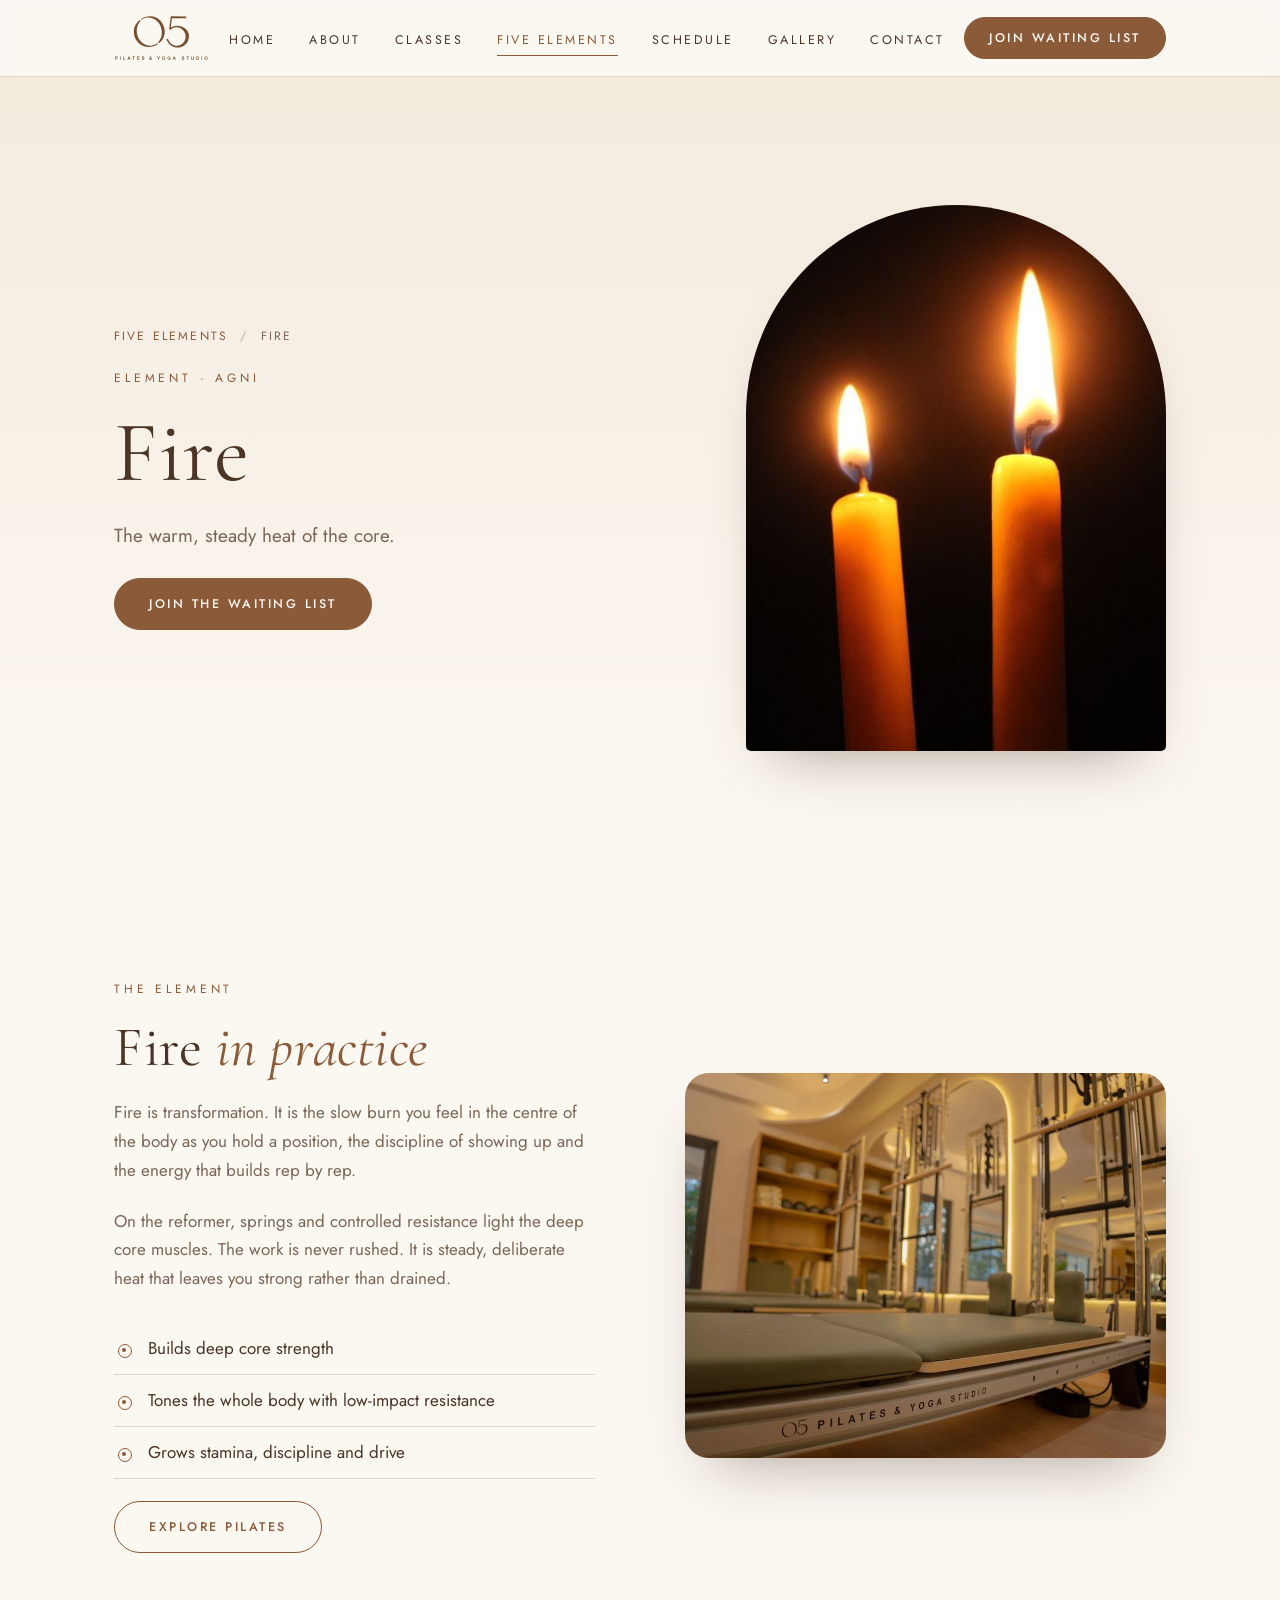
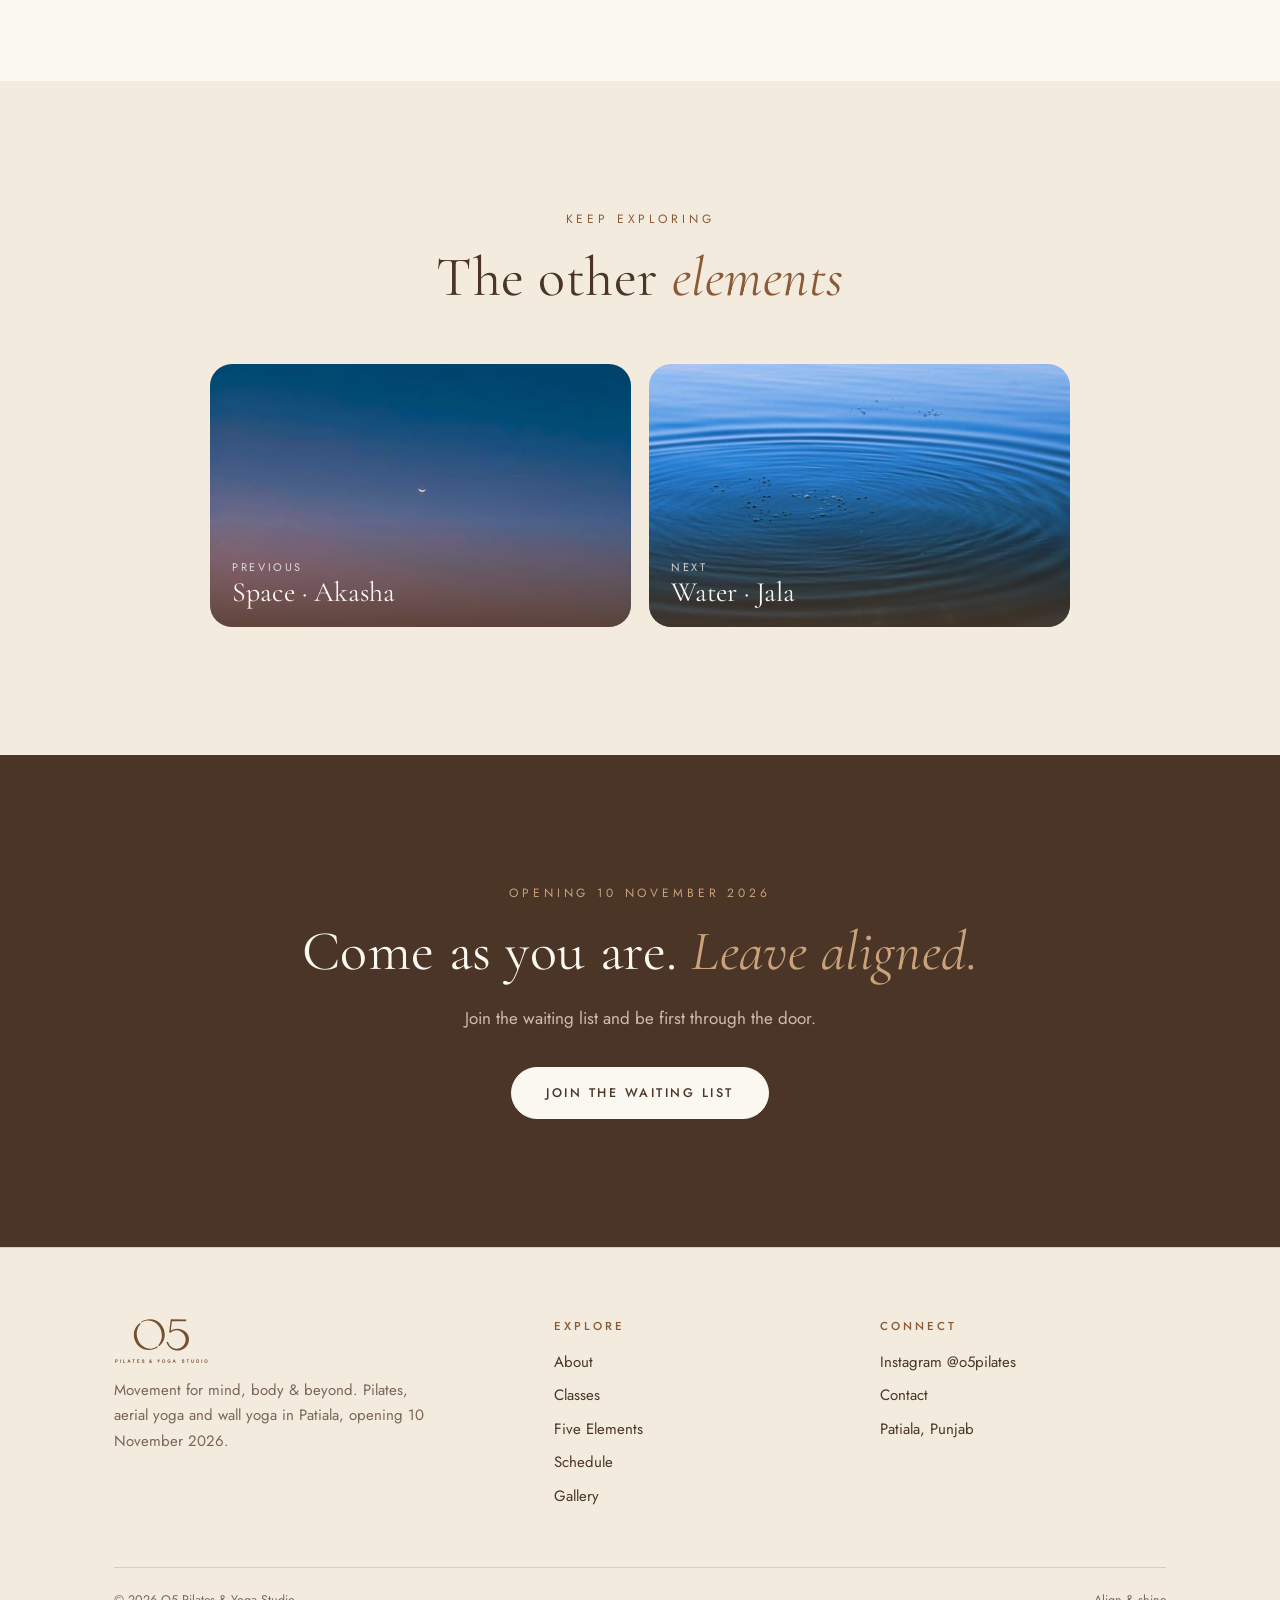
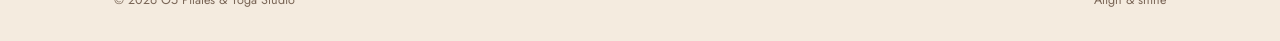
<file: element-fire.html>
<!doctype html>
<html lang="en">
<head>
<meta charset="utf-8">
<meta name="viewport" content="width=device-width,initial-scale=1">
<title>Fire &middot; Agni | O5 Pilates &amp; Yoga Studio</title>
<meta property="og:image" content="img/el-fire.jpg">
<meta name="description" content="Fire (Agni), one of the five elements behind O5 Pilates &amp; Yoga Studio in Patiala. The warm, steady heat of the core.">
<meta name="theme-color" content="#e6d6c5">
<link rel="icon" href="img/favicon.png">
<link rel="preconnect" href="https://fonts.googleapis.com">
<link rel="preconnect" href="https://fonts.gstatic.com" crossorigin>
<link href="https://fonts.googleapis.com/css2?family=Cormorant+Garamond:ital,wght@0,400;0,500;1,400;1,500&family=Jost:wght@400;500&display=swap" rel="stylesheet">
<link rel="stylesheet" href="css/style.css">
</head>
<body>
<header class="site-header"><div class="wrap nav">
  <a class="brand" href="index.html" aria-label="O5 Pilates &amp; Yoga Studio"><img src="img/logo.svg" alt="O5 Pilates &amp; Yoga Studio"></a>
  <ul><li><a href="index.html">Home</a></li><li><a href="about.html">About</a></li><li><a href="classes.html">Classes</a></li><li><a href="elements.html" class=on>Five Elements</a></li><li><a href="schedule.html">Schedule</a></li><li><a href="gallery.html">Gallery</a></li><li><a href="contact.html">Contact</a></li></ul>
  <a class="btn" href="index.html#waitlist">Join waiting list</a>
  <button class="burger" aria-label="Menu" aria-expanded="false"><span></span><span></span></button>
</div></header>
<main>
<section class="page-hero pg-split"><div class="wrap">
  <div class="rv"><nav class="crumbs" aria-label="Breadcrumb"><a href="elements.html">Five Elements</a> <i>/</i> <span>Fire</span></nav><span class="eyebrow">Element &middot; Agni</span><h1>Fire</h1><p class="lead">The warm, steady heat of the core.</p>
    <a class="btn" href="index.html#waitlist">Join the waiting list</a></div>
  <div class="rv"><div class="arch"><img src="img/el-fire.jpg" alt="Fire element" fetchpriority="high"></div></div>
</div></section>

<section><div class="wrap split">
  <div class="rv"><span class="eyebrow">The element</span><h2>Fire <em>in practice</em></h2>
    <p>Fire is transformation. It is the slow burn you feel in the centre of the body as you hold a position, the discipline of showing up and the energy that builds rep by rep.</p><p style="margin-top:-8px">On the reformer, springs and controlled resistance light the deep core muscles. The work is never rushed. It is steady, deliberate heat that leaves you strong rather than drained.</p>
    <ul class="ticks"><li>Builds deep core strength</li><li>Tones the whole body with low-impact resistance</li><li>Grows stamina, discipline and drive</li></ul>
    <a class="btn ghost" href="pilates.html">Explore Pilates</a></div>
  <div class="media wide rv"><div class="arch"><img src="img/reformer-detail.jpg" alt="Pilates at O5" loading="lazy"></div></div>
</div></section>

<section style="background:var(--cream)"><div class="wrap">
  <div class="head center rv"><span class="eyebrow">Keep exploring</span><h2>The other <em>elements</em></h2></div>
  <div class="pn rv">
    <a href="element-space.html"><img src="img/el-space.jpg" alt="" loading="lazy"><span><small>Previous</small>Space &middot; Akasha</span></a>
    <a href="element-water.html"><img src="img/el-water.jpg" alt="" loading="lazy"><span><small>Next</small>Water &middot; Jala</span></a>
  </div>
</div></section>
<section class="band"><div class="wrap rv">
  <span class="eyebrow">Opening 10 November 2026</span>
  <h2>Come as you are. <em>Leave aligned.</em></h2>
  <p>Join the waiting list and be first through the door.</p>
  <a class="btn" href="index.html#waitlist">Join the waiting list</a>
</div></section>
</main>
<footer><div class="wrap">
  <div class="foot">
    <div><a class="brand" style="align-items:flex-start;text-align:left" href="index.html"><img src="img/logo.svg" alt="O5 Pilates &amp; Yoga Studio"></a>
      <p>Movement for mind, body &amp; beyond. Pilates, aerial yoga and wall yoga in Patiala, opening 10 November 2026.</p></div>
    <div><h4>Explore</h4><ul>
      <li><a href="about.html">About</a></li><li><a href="classes.html">Classes</a></li><li><a href="elements.html">Five Elements</a></li><li><a href="schedule.html">Schedule</a></li><li><a href="gallery.html">Gallery</a></li></ul></div>
    <div><h4>Connect</h4><ul>
      <li><a href="https://www.instagram.com/o5pilates" target="_blank" rel="noopener">Instagram @o5pilates</a></li>
      <li><a href="contact.html">Contact</a></li><li>Patiala, Punjab</li></ul></div>
  </div>
  <div class="copy"><span>&copy; 2026 O5 Pilates &amp; Yoga Studio</span><span>Align &amp; shine</span></div>
</div></footer>
<script src="js/main.js"></script>
</body></html>
</file>
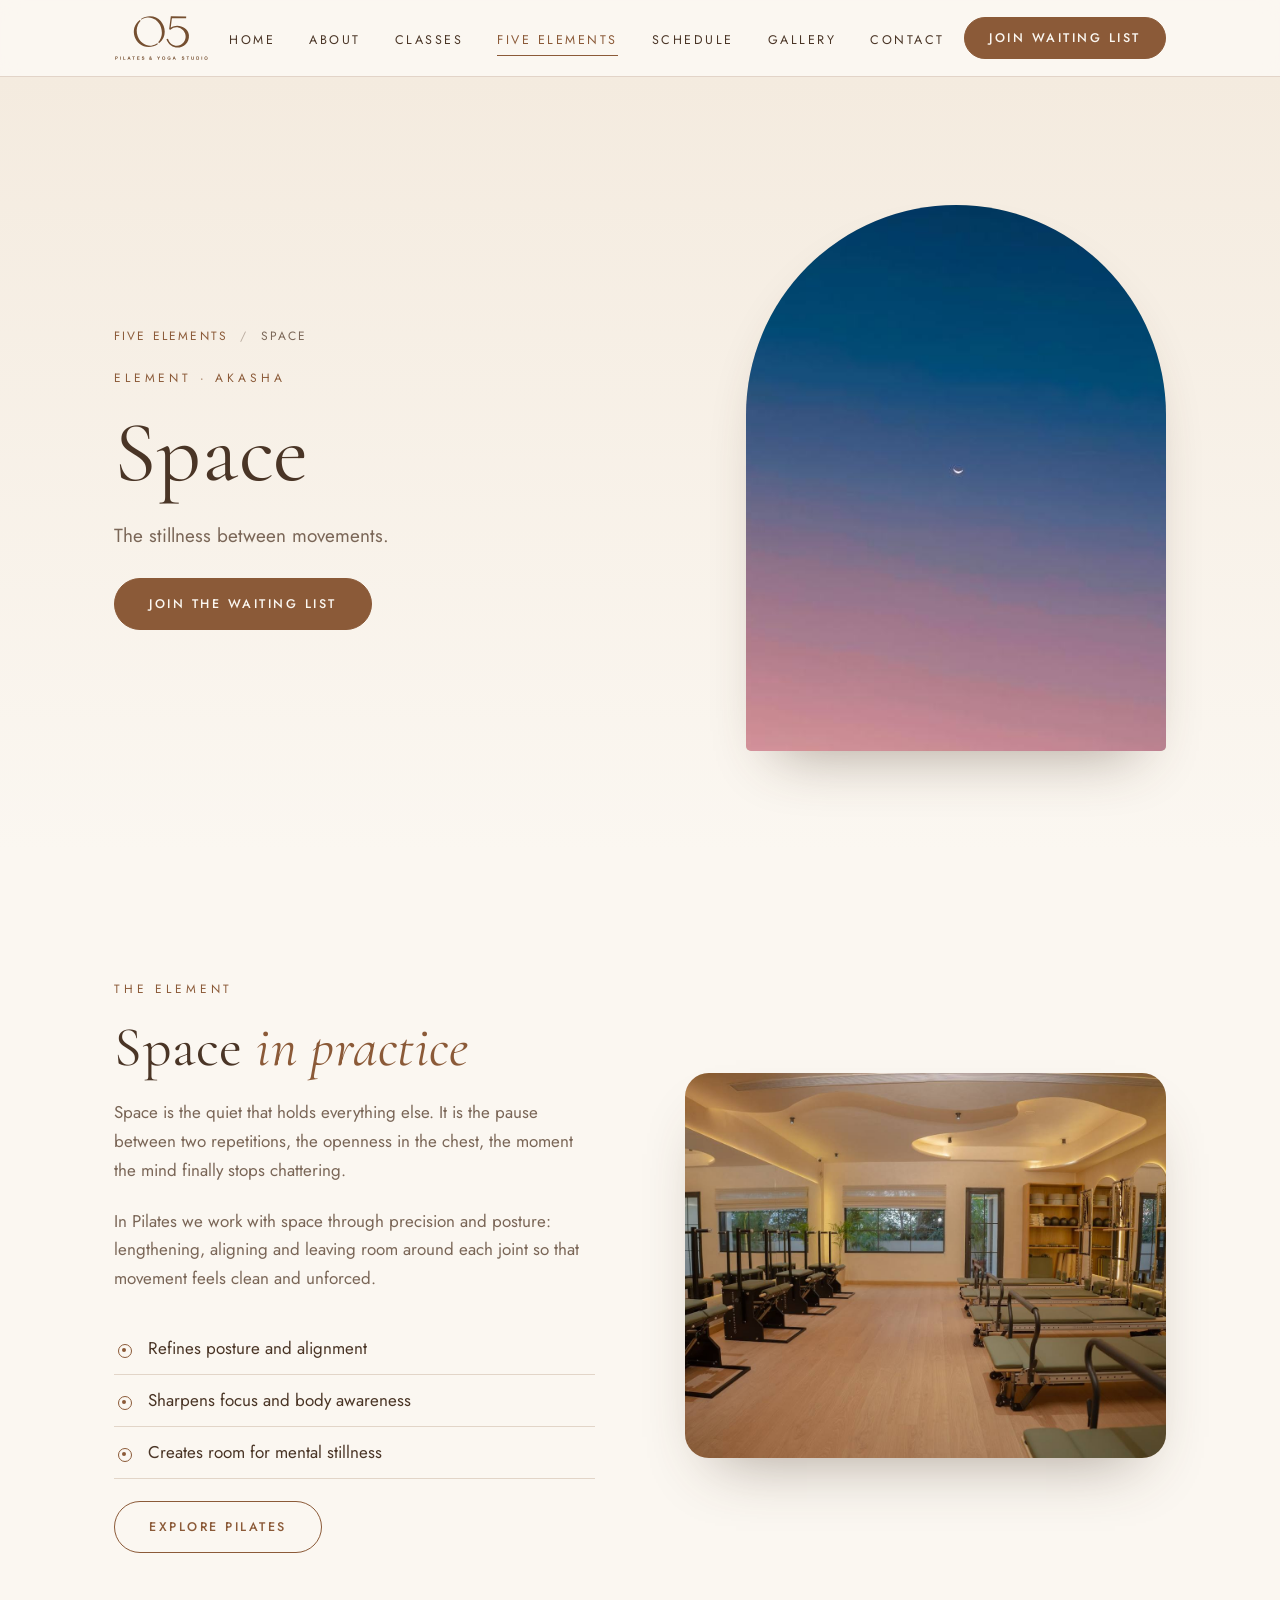
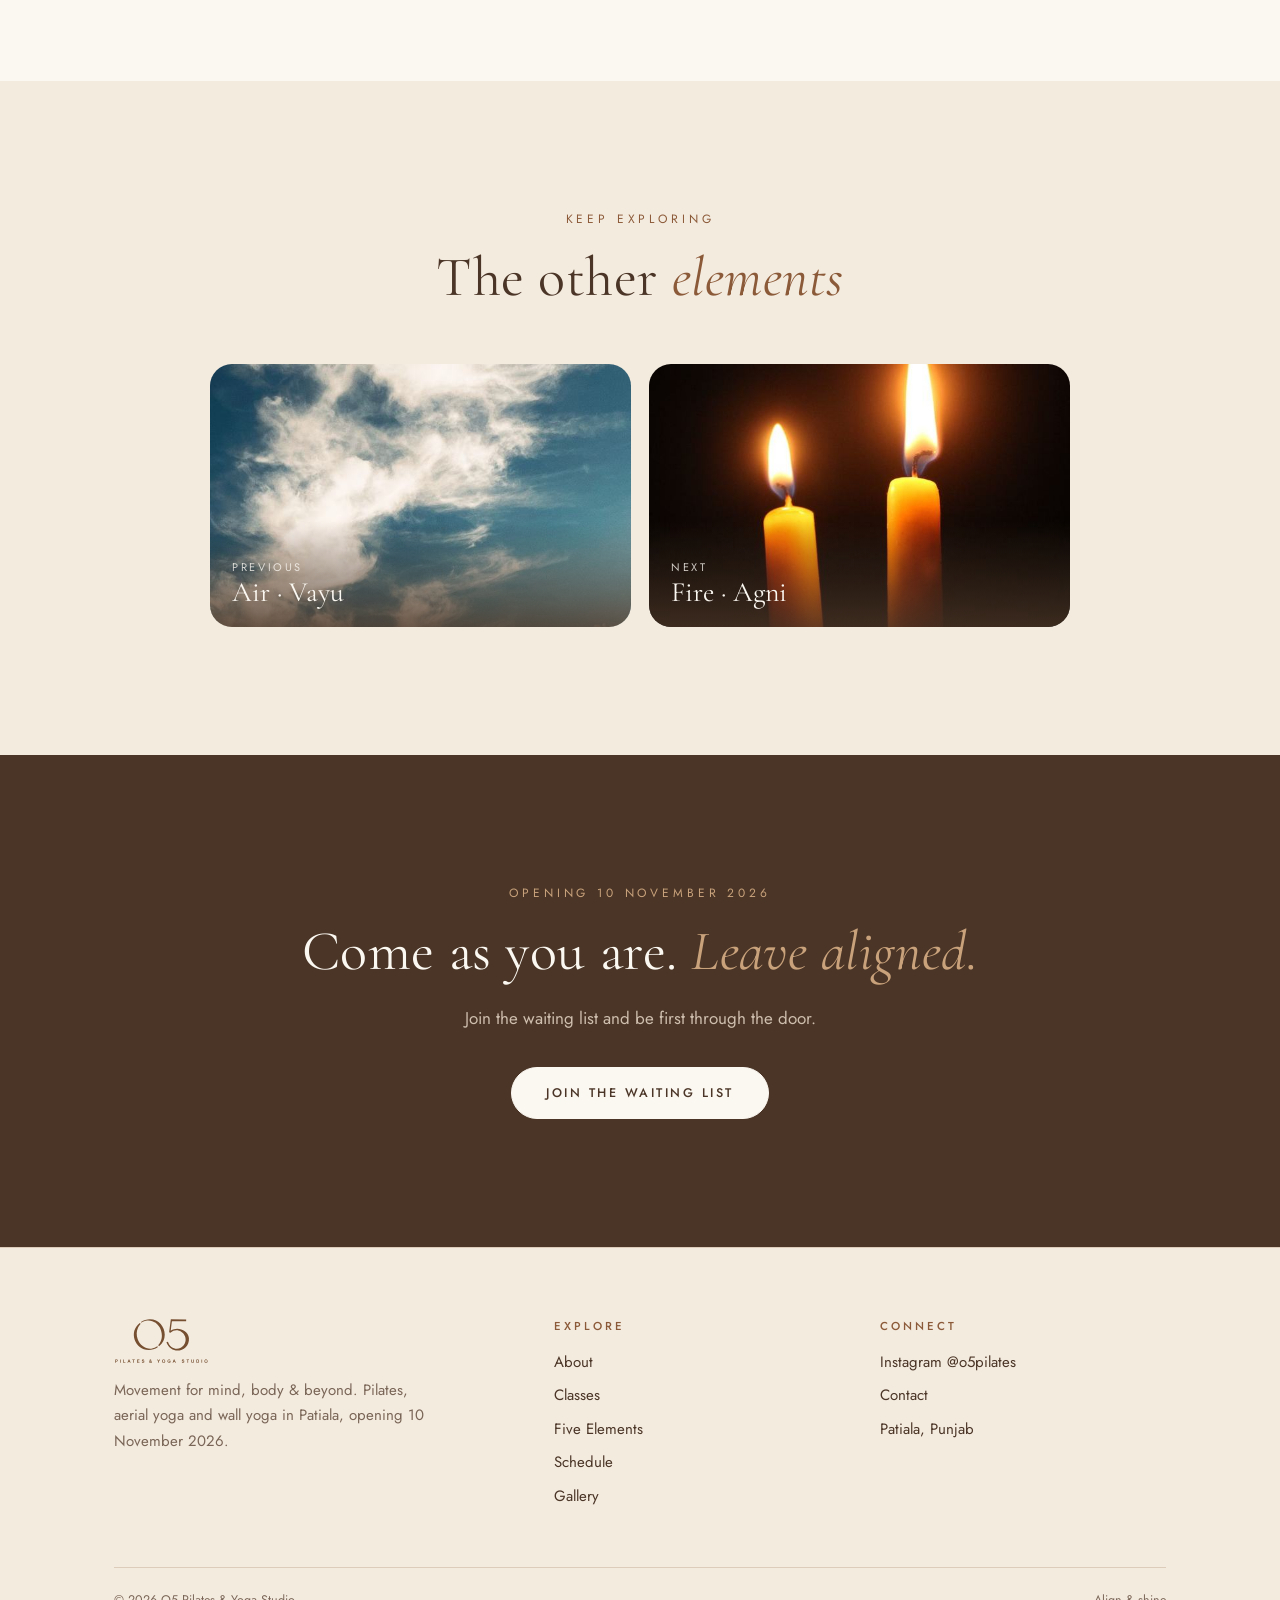
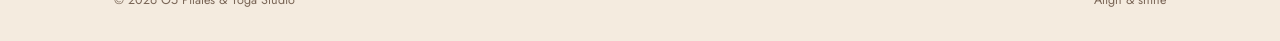
<file: element-space.html>
<!doctype html>
<html lang="en">
<head>
<meta charset="utf-8">
<meta name="viewport" content="width=device-width,initial-scale=1">
<title>Space &middot; Akasha | O5 Pilates &amp; Yoga Studio</title>
<meta property="og:image" content="img/el-space.jpg">
<meta name="description" content="Space (Akasha), one of the five elements behind O5 Pilates &amp; Yoga Studio in Patiala. The stillness between movements.">
<meta name="theme-color" content="#e6d6c5">
<link rel="icon" href="img/favicon.png">
<link rel="preconnect" href="https://fonts.googleapis.com">
<link rel="preconnect" href="https://fonts.gstatic.com" crossorigin>
<link href="https://fonts.googleapis.com/css2?family=Cormorant+Garamond:ital,wght@0,400;0,500;1,400;1,500&family=Jost:wght@400;500&display=swap" rel="stylesheet">
<link rel="stylesheet" href="css/style.css">
</head>
<body>
<header class="site-header"><div class="wrap nav">
  <a class="brand" href="index.html" aria-label="O5 Pilates &amp; Yoga Studio"><img src="img/logo.svg" alt="O5 Pilates &amp; Yoga Studio"></a>
  <ul><li><a href="index.html">Home</a></li><li><a href="about.html">About</a></li><li><a href="classes.html">Classes</a></li><li><a href="elements.html" class=on>Five Elements</a></li><li><a href="schedule.html">Schedule</a></li><li><a href="gallery.html">Gallery</a></li><li><a href="contact.html">Contact</a></li></ul>
  <a class="btn" href="index.html#waitlist">Join waiting list</a>
  <button class="burger" aria-label="Menu" aria-expanded="false"><span></span><span></span></button>
</div></header>
<main>
<section class="page-hero pg-split"><div class="wrap">
  <div class="rv"><nav class="crumbs" aria-label="Breadcrumb"><a href="elements.html">Five Elements</a> <i>/</i> <span>Space</span></nav><span class="eyebrow">Element &middot; Akasha</span><h1>Space</h1><p class="lead">The stillness between movements.</p>
    <a class="btn" href="index.html#waitlist">Join the waiting list</a></div>
  <div class="rv"><div class="arch"><img src="img/el-space.jpg" alt="Space element" fetchpriority="high"></div></div>
</div></section>

<section><div class="wrap split">
  <div class="rv"><span class="eyebrow">The element</span><h2>Space <em>in practice</em></h2>
    <p>Space is the quiet that holds everything else. It is the pause between two repetitions, the openness in the chest, the moment the mind finally stops chattering.</p><p style="margin-top:-8px">In Pilates we work with space through precision and posture: lengthening, aligning and leaving room around each joint so that movement feels clean and unforced.</p>
    <ul class="ticks"><li>Refines posture and alignment</li><li>Sharpens focus and body awareness</li><li>Creates room for mental stillness</li></ul>
    <a class="btn ghost" href="pilates.html">Explore Pilates</a></div>
  <div class="media wide rv"><div class="arch"><img src="img/studio-wide.jpg" alt="Pilates at O5" loading="lazy"></div></div>
</div></section>

<section style="background:var(--cream)"><div class="wrap">
  <div class="head center rv"><span class="eyebrow">Keep exploring</span><h2>The other <em>elements</em></h2></div>
  <div class="pn rv">
    <a href="element-air.html"><img src="img/el-air.jpg" alt="" loading="lazy"><span><small>Previous</small>Air &middot; Vayu</span></a>
    <a href="element-fire.html"><img src="img/el-fire.jpg" alt="" loading="lazy"><span><small>Next</small>Fire &middot; Agni</span></a>
  </div>
</div></section>
<section class="band"><div class="wrap rv">
  <span class="eyebrow">Opening 10 November 2026</span>
  <h2>Come as you are. <em>Leave aligned.</em></h2>
  <p>Join the waiting list and be first through the door.</p>
  <a class="btn" href="index.html#waitlist">Join the waiting list</a>
</div></section>
</main>
<footer><div class="wrap">
  <div class="foot">
    <div><a class="brand" style="align-items:flex-start;text-align:left" href="index.html"><img src="img/logo.svg" alt="O5 Pilates &amp; Yoga Studio"></a>
      <p>Movement for mind, body &amp; beyond. Pilates, aerial yoga and wall yoga in Patiala, opening 10 November 2026.</p></div>
    <div><h4>Explore</h4><ul>
      <li><a href="about.html">About</a></li><li><a href="classes.html">Classes</a></li><li><a href="elements.html">Five Elements</a></li><li><a href="schedule.html">Schedule</a></li><li><a href="gallery.html">Gallery</a></li></ul></div>
    <div><h4>Connect</h4><ul>
      <li><a href="https://www.instagram.com/o5pilates" target="_blank" rel="noopener">Instagram @o5pilates</a></li>
      <li><a href="contact.html">Contact</a></li><li>Patiala, Punjab</li></ul></div>
  </div>
  <div class="copy"><span>&copy; 2026 O5 Pilates &amp; Yoga Studio</span><span>Align &amp; shine</span></div>
</div></footer>
<script src="js/main.js"></script>
</body></html>
</file>
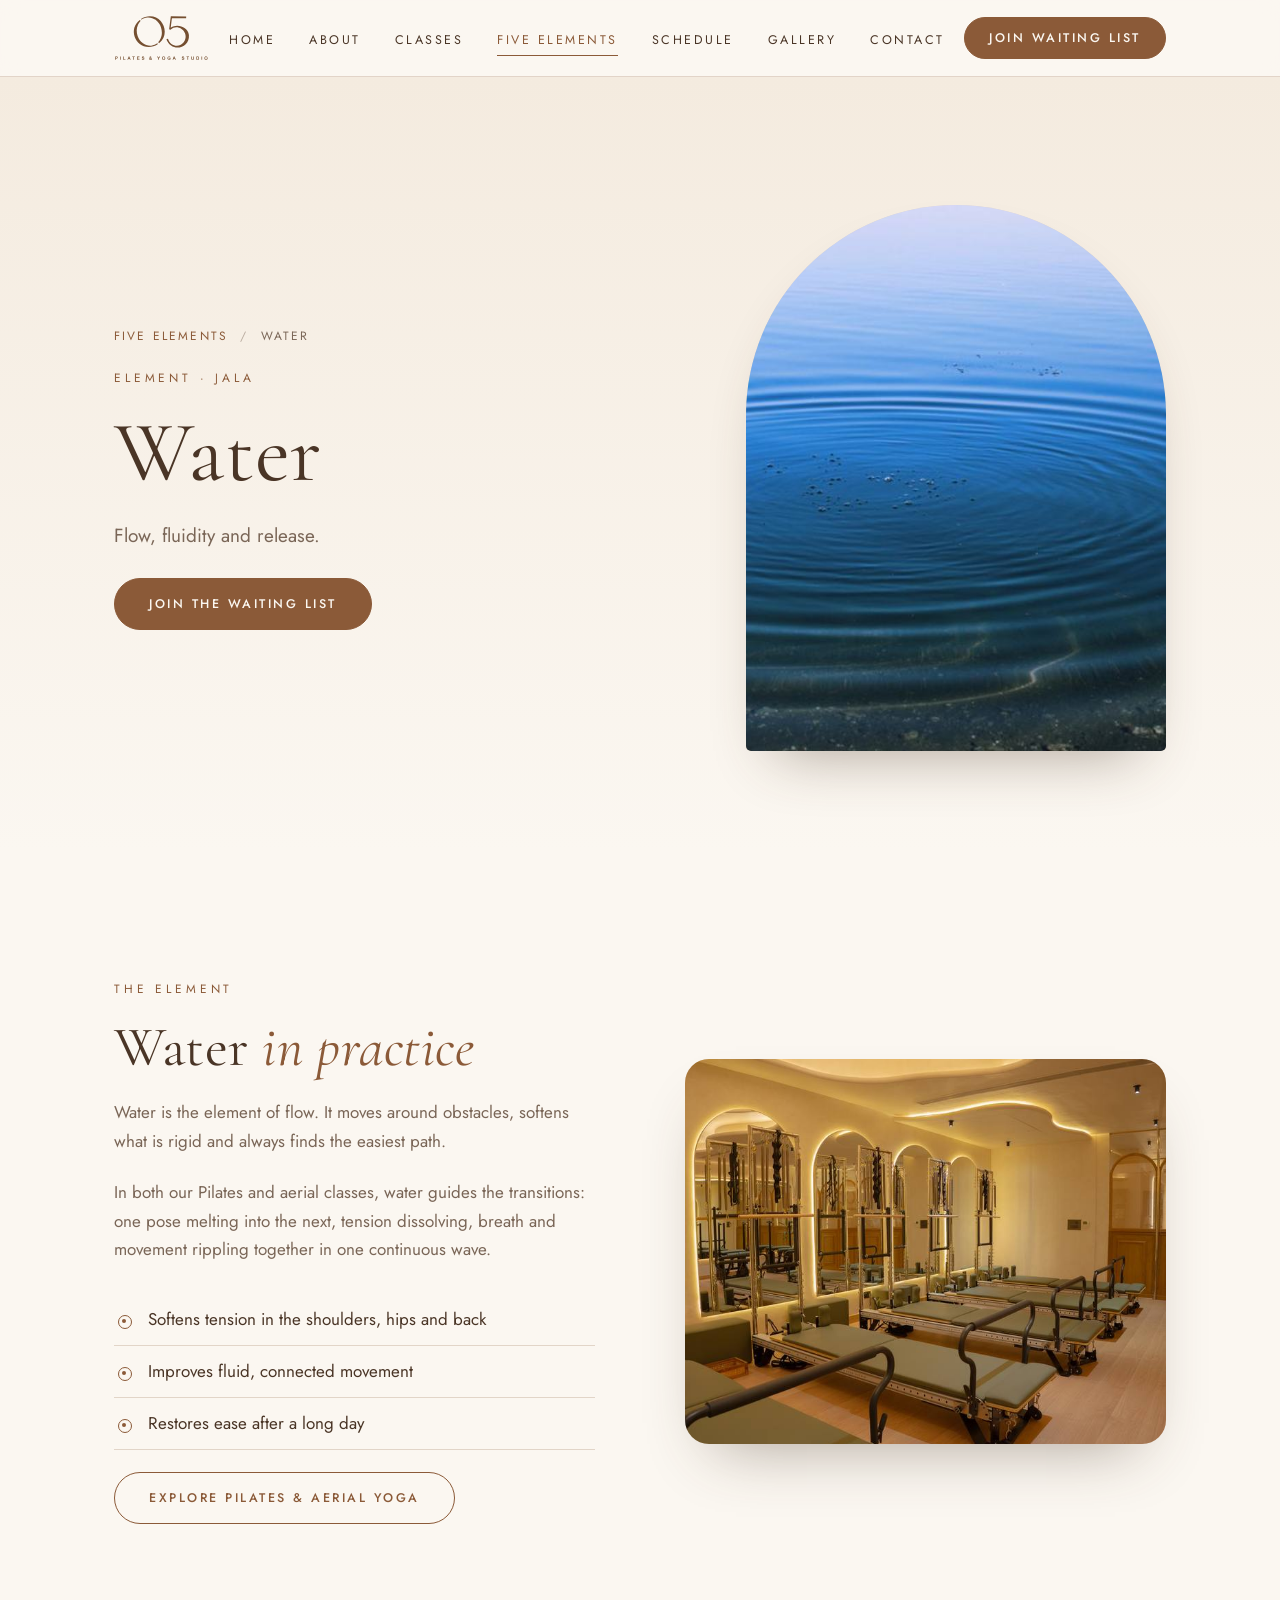
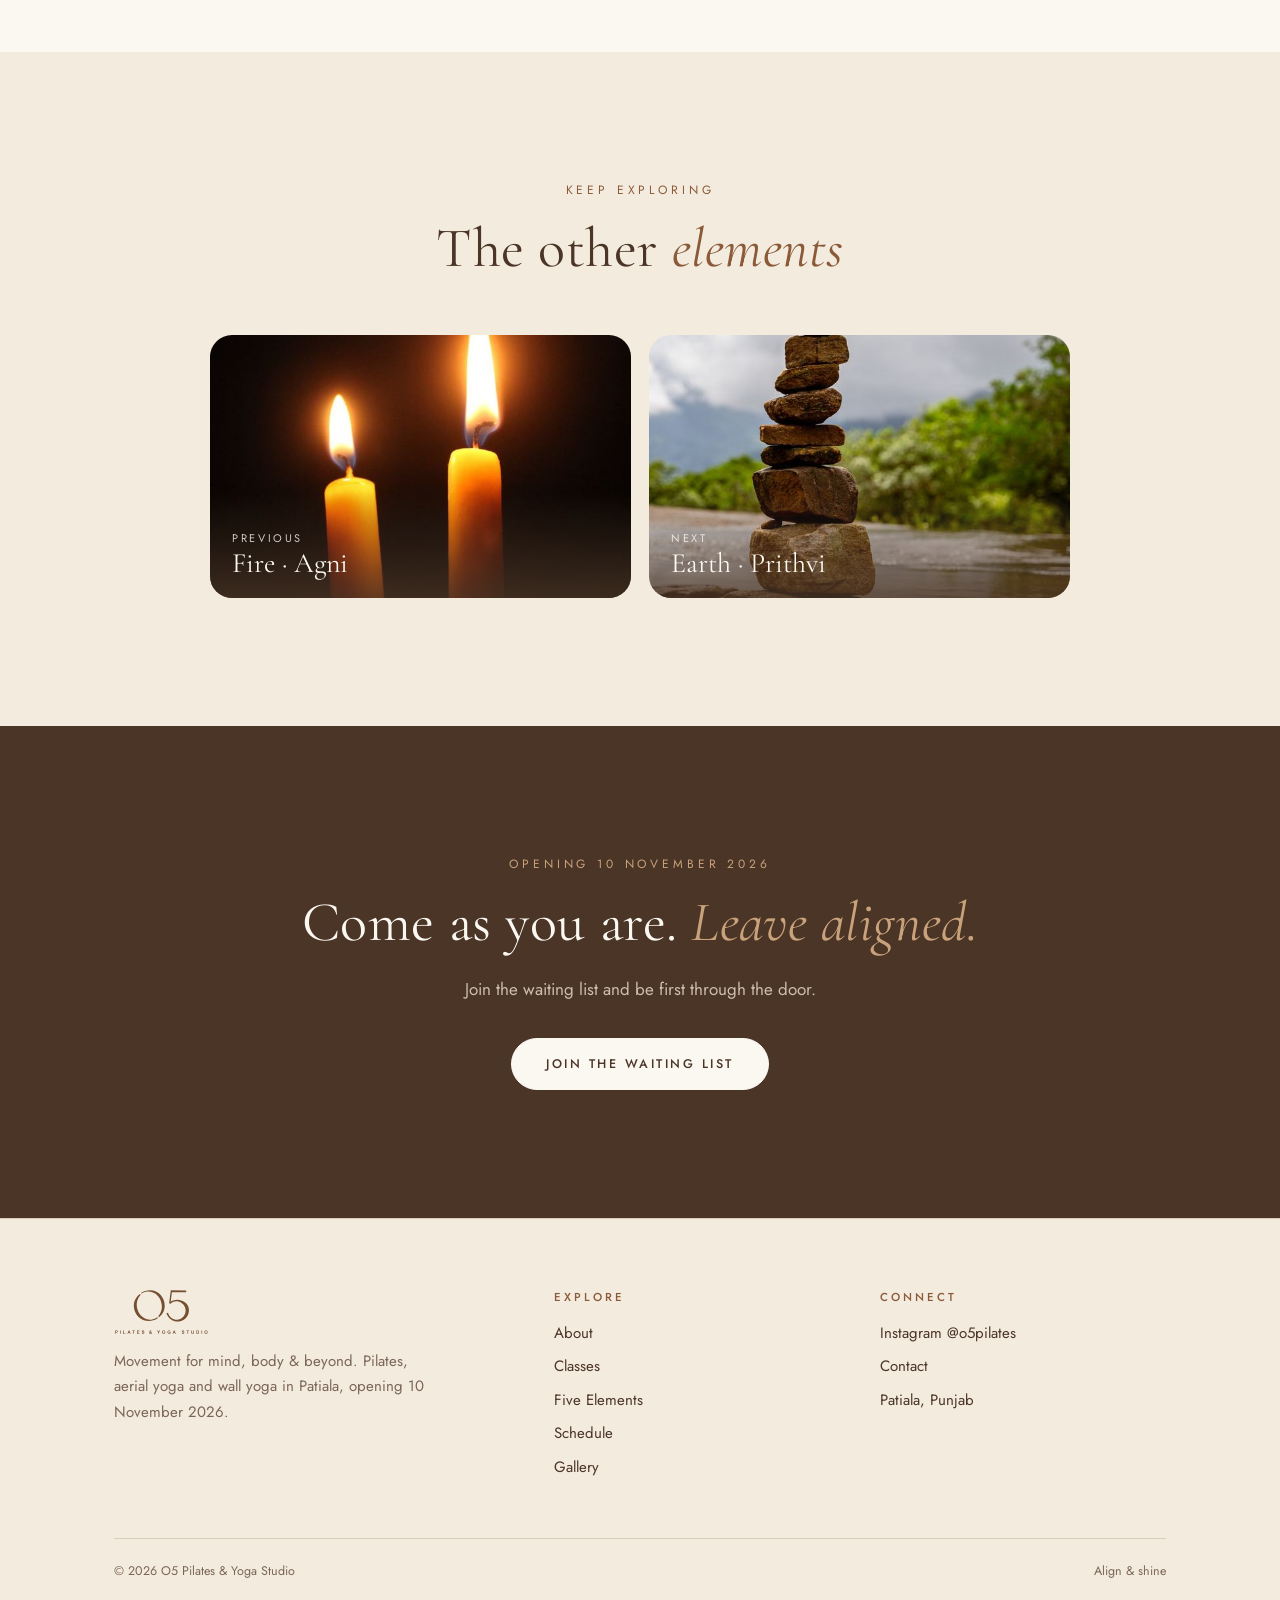
<file: element-water.html>
<!doctype html>
<html lang="en">
<head>
<meta charset="utf-8">
<meta name="viewport" content="width=device-width,initial-scale=1">
<title>Water &middot; Jala | O5 Pilates &amp; Yoga Studio</title>
<meta property="og:image" content="img/el-water.jpg">
<meta name="description" content="Water (Jala), one of the five elements behind O5 Pilates &amp; Yoga Studio in Patiala. Flow, fluidity and release.">
<meta name="theme-color" content="#e6d6c5">
<link rel="icon" href="img/favicon.png">
<link rel="preconnect" href="https://fonts.googleapis.com">
<link rel="preconnect" href="https://fonts.gstatic.com" crossorigin>
<link href="https://fonts.googleapis.com/css2?family=Cormorant+Garamond:ital,wght@0,400;0,500;1,400;1,500&family=Jost:wght@400;500&display=swap" rel="stylesheet">
<link rel="stylesheet" href="css/style.css">
</head>
<body>
<header class="site-header"><div class="wrap nav">
  <a class="brand" href="index.html" aria-label="O5 Pilates &amp; Yoga Studio"><img src="img/logo.svg" alt="O5 Pilates &amp; Yoga Studio"></a>
  <ul><li><a href="index.html">Home</a></li><li><a href="about.html">About</a></li><li><a href="classes.html">Classes</a></li><li><a href="elements.html" class=on>Five Elements</a></li><li><a href="schedule.html">Schedule</a></li><li><a href="gallery.html">Gallery</a></li><li><a href="contact.html">Contact</a></li></ul>
  <a class="btn" href="index.html#waitlist">Join waiting list</a>
  <button class="burger" aria-label="Menu" aria-expanded="false"><span></span><span></span></button>
</div></header>
<main>
<section class="page-hero pg-split"><div class="wrap">
  <div class="rv"><nav class="crumbs" aria-label="Breadcrumb"><a href="elements.html">Five Elements</a> <i>/</i> <span>Water</span></nav><span class="eyebrow">Element &middot; Jala</span><h1>Water</h1><p class="lead">Flow, fluidity and release.</p>
    <a class="btn" href="index.html#waitlist">Join the waiting list</a></div>
  <div class="rv"><div class="arch"><img src="img/el-water.jpg" alt="Water element" fetchpriority="high"></div></div>
</div></section>

<section><div class="wrap split">
  <div class="rv"><span class="eyebrow">The element</span><h2>Water <em>in practice</em></h2>
    <p>Water is the element of flow. It moves around obstacles, softens what is rigid and always finds the easiest path.</p><p style="margin-top:-8px">In both our Pilates and aerial classes, water guides the transitions: one pose melting into the next, tension dissolving, breath and movement rippling together in one continuous wave.</p>
    <ul class="ticks"><li>Softens tension in the shoulders, hips and back</li><li>Improves fluid, connected movement</li><li>Restores ease after a long day</li></ul>
    <a class="btn ghost" href="pilates.html">Explore Pilates &amp; Aerial Yoga</a></div>
  <div class="media wide rv"><div class="arch"><img src="img/gal-silks.jpg" alt="Pilates and Aerial Yoga at O5" loading="lazy"></div></div>
</div></section>

<section style="background:var(--cream)"><div class="wrap">
  <div class="head center rv"><span class="eyebrow">Keep exploring</span><h2>The other <em>elements</em></h2></div>
  <div class="pn rv">
    <a href="element-fire.html"><img src="img/el-fire.jpg" alt="" loading="lazy"><span><small>Previous</small>Fire &middot; Agni</span></a>
    <a href="element-earth.html"><img src="img/el-earth.jpg" alt="" loading="lazy"><span><small>Next</small>Earth &middot; Prithvi</span></a>
  </div>
</div></section>
<section class="band"><div class="wrap rv">
  <span class="eyebrow">Opening 10 November 2026</span>
  <h2>Come as you are. <em>Leave aligned.</em></h2>
  <p>Join the waiting list and be first through the door.</p>
  <a class="btn" href="index.html#waitlist">Join the waiting list</a>
</div></section>
</main>
<footer><div class="wrap">
  <div class="foot">
    <div><a class="brand" style="align-items:flex-start;text-align:left" href="index.html"><img src="img/logo.svg" alt="O5 Pilates &amp; Yoga Studio"></a>
      <p>Movement for mind, body &amp; beyond. Pilates, aerial yoga and wall yoga in Patiala, opening 10 November 2026.</p></div>
    <div><h4>Explore</h4><ul>
      <li><a href="about.html">About</a></li><li><a href="classes.html">Classes</a></li><li><a href="elements.html">Five Elements</a></li><li><a href="schedule.html">Schedule</a></li><li><a href="gallery.html">Gallery</a></li></ul></div>
    <div><h4>Connect</h4><ul>
      <li><a href="https://www.instagram.com/o5pilates" target="_blank" rel="noopener">Instagram @o5pilates</a></li>
      <li><a href="contact.html">Contact</a></li><li>Patiala, Punjab</li></ul></div>
  </div>
  <div class="copy"><span>&copy; 2026 O5 Pilates &amp; Yoga Studio</span><span>Align &amp; shine</span></div>
</div></footer>
<script src="js/main.js"></script>
</body></html>
</file>
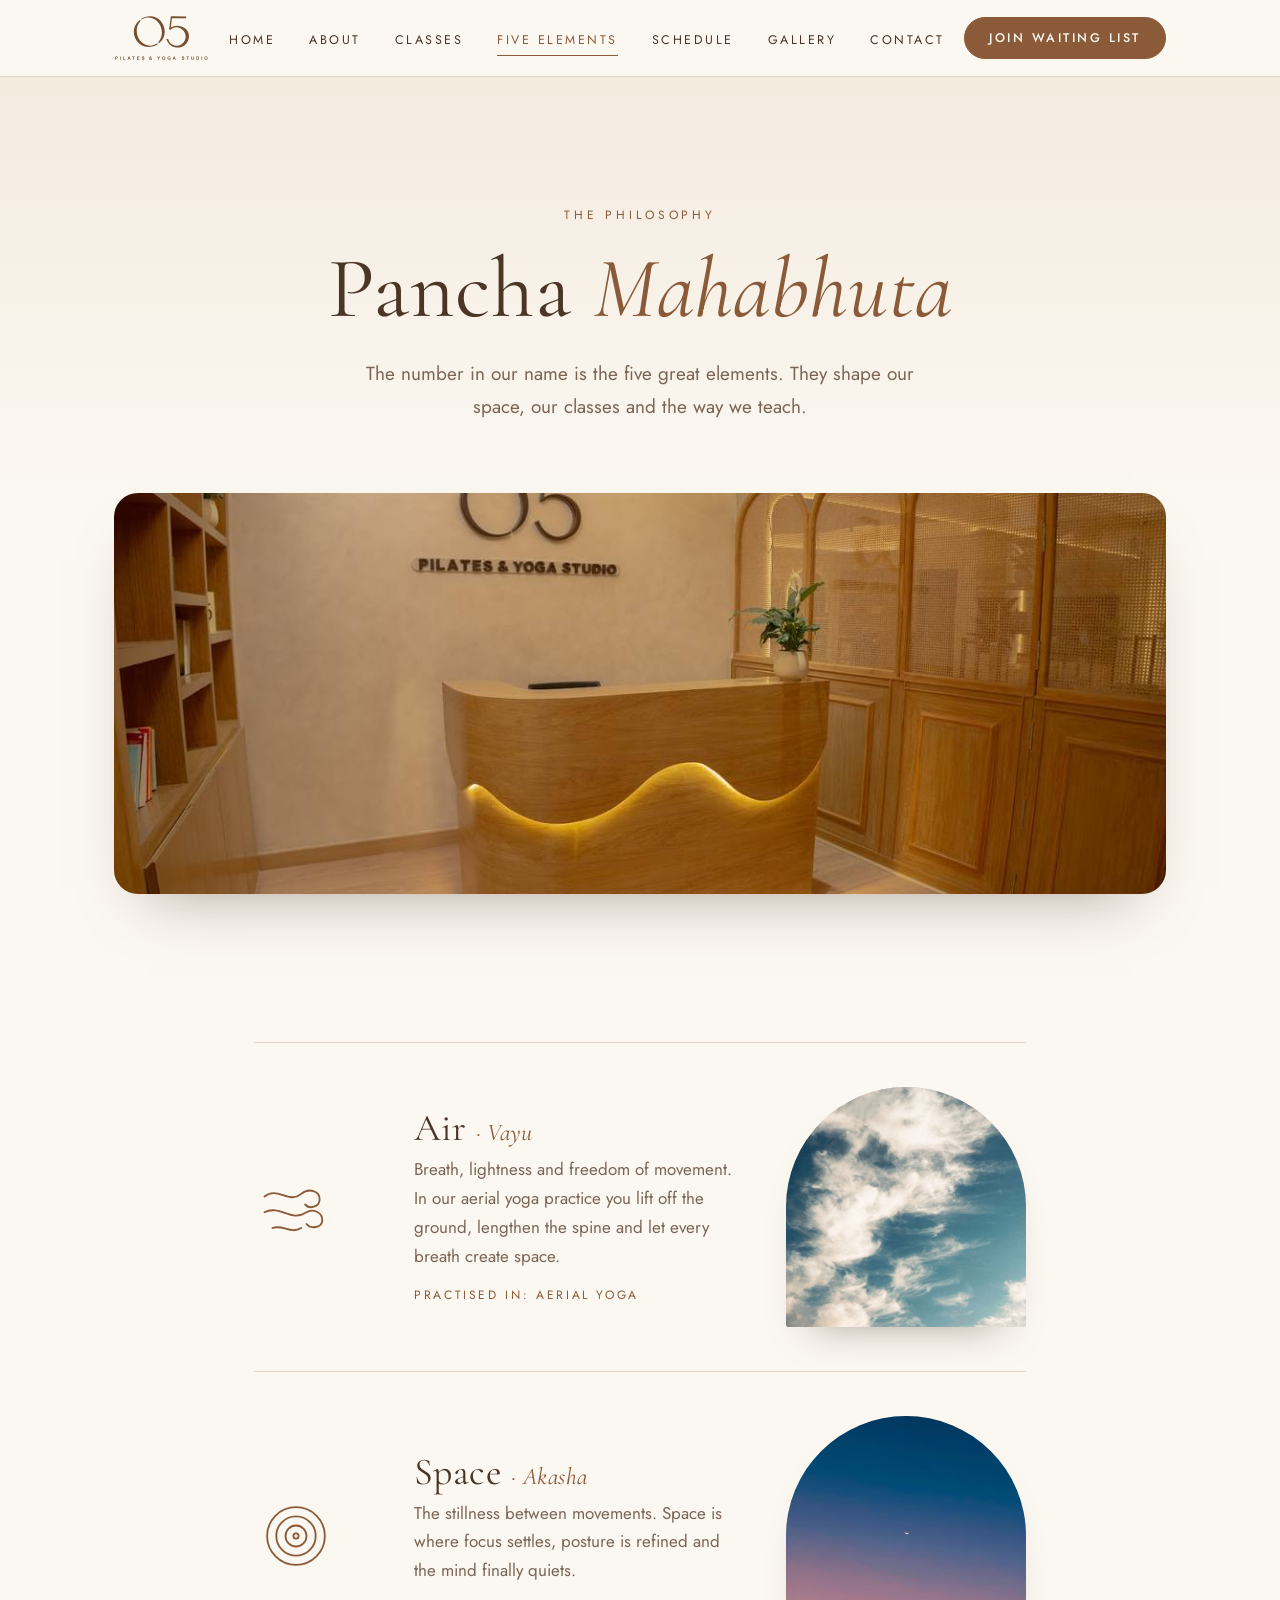
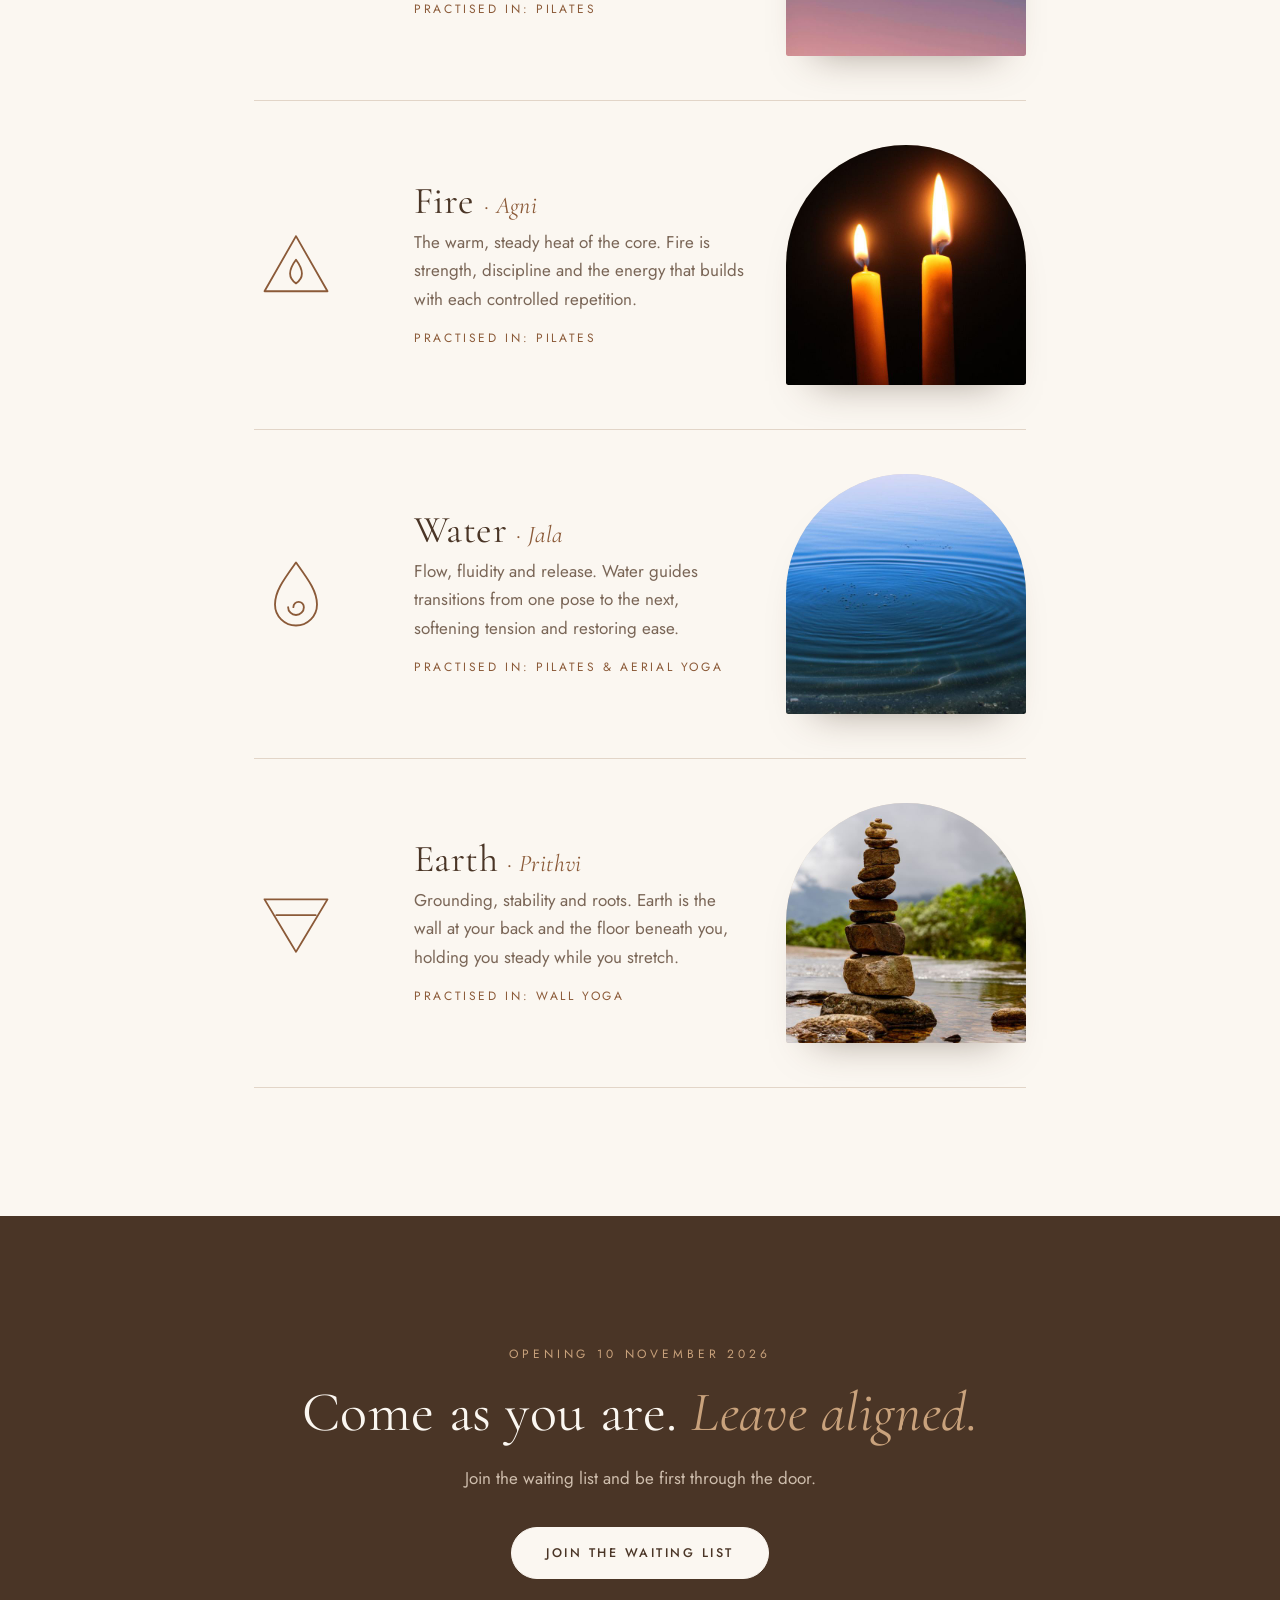
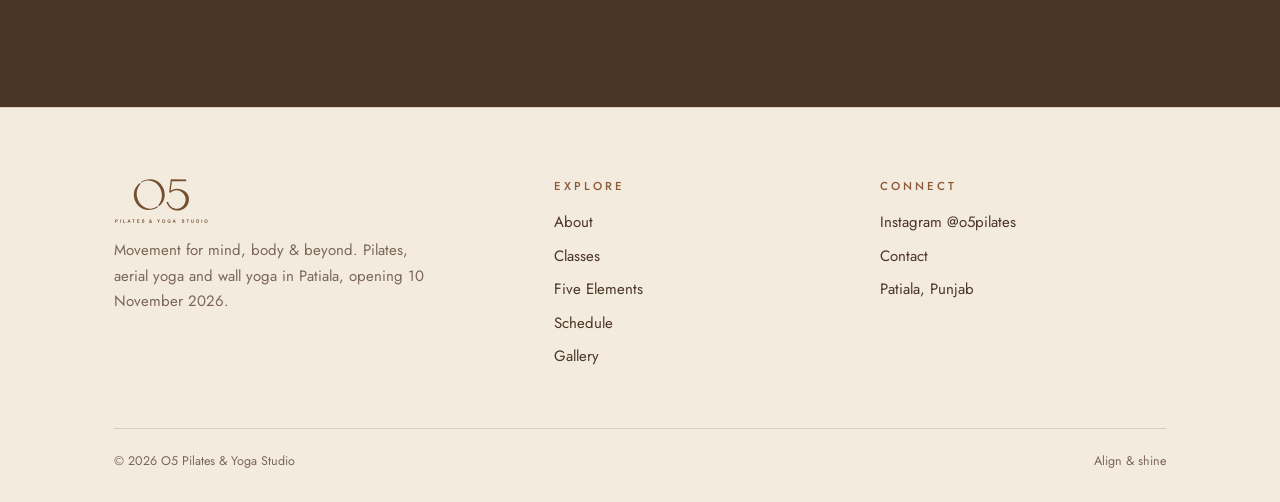
<file: elements.html>
<!doctype html>
<html lang="en">
<head>
<meta charset="utf-8">
<meta name="viewport" content="width=device-width,initial-scale=1">
<title>The Five Elements | O5 Pilates & Yoga Studio</title>
<meta name="description" content="O5 is built on Pancha Mahabhuta, the five elements: air, space, fire, water and earth.">
<meta name="theme-color" content="#e6d6c5">
<link rel="icon" href="img/favicon.png">
<link rel="preconnect" href="https://fonts.googleapis.com">
<link rel="preconnect" href="https://fonts.gstatic.com" crossorigin>
<link href="https://fonts.googleapis.com/css2?family=Cormorant+Garamond:ital,wght@0,400;0,500;1,400;1,500&family=Jost:wght@400;500&display=swap" rel="stylesheet">
<link rel="stylesheet" href="css/style.css">
</head>
<body>
<header class="site-header"><div class="wrap nav">
  <a class="brand" href="index.html" aria-label="O5 Pilates &amp; Yoga Studio"><img src="img/logo.svg" alt="O5 Pilates &amp; Yoga Studio"></a>
  <ul><li><a href="index.html">Home</a></li><li><a href="about.html">About</a></li><li><a href="classes.html">Classes</a></li><li><a href="elements.html" class=on>Five Elements</a></li><li><a href="schedule.html">Schedule</a></li><li><a href="gallery.html">Gallery</a></li><li><a href="contact.html">Contact</a></li></ul>
  <a class="btn" href="index.html#waitlist">Join waiting list</a>
  <button class="burger" aria-label="Menu" aria-expanded="false"><span></span><span></span></button>
</div></header>
<main>
<section class="page-hero"><div class="wrap rv"><span class="eyebrow">The philosophy</span><h1>Pancha <em>Mahabhuta</em></h1><p class="lead">The number in our name is the five great elements. They shape our space, our classes and the way we teach.</p></div></section>
<section style="padding-top:0"><div class="wrap"><div class="banner rv"><img src="img/gal-reception-wide.jpg" alt="O5 Pilates and Yoga Studio reception" loading="lazy"></div></div></section>
<section style="padding-top:20px"><div class="wrap" style="max-width:900px"><div class="rv"><div class="el-full"><svg viewBox="0 0 64 64" fill="none" stroke="currentColor" stroke-width="1.4" stroke-linecap="round" stroke-linejoin="round"><path d="M8 24c10-8 18 6 28-2 6-5 14-2 14 4s-8 8-11 4"/><path d="M8 36c12-6 20 8 32 0 5-3 12 0 12 6s-9 7-12 3"/><path d="M14 48c8-3 14 5 22 0"/></svg><div><h3><a href="element-air.html">Air <em style="font-size:24px">&middot; Vayu</em></a></h3><p>Breath, lightness and freedom of movement. In our aerial yoga practice you lift off the ground, lengthen the spine and let every breath create space.</p><p class="meta">Practised in: Aerial Yoga</p></div><a class="el-pic" href="element-air.html"><img src="img/el-air.jpg" alt="Air element" loading="lazy"></a></div><div class="el-full"><svg viewBox="0 0 64 64" fill="none" stroke="currentColor" stroke-width="1.4" stroke-linecap="round" stroke-linejoin="round"><circle cx="32" cy="32" r="22"/><circle cx="32" cy="32" r="15"/><circle cx="32" cy="32" r="8"/><circle cx="32" cy="32" r="2"/></svg><div><h3><a href="element-space.html">Space <em style="font-size:24px">&middot; Akasha</em></a></h3><p>The stillness between movements. Space is where focus settles, posture is refined and the mind finally quiets.</p><p class="meta">Practised in: Pilates</p></div><a class="el-pic" href="element-space.html"><img src="img/el-space.jpg" alt="Space element" loading="lazy"></a></div><div class="el-full"><svg viewBox="0 0 64 64" fill="none" stroke="currentColor" stroke-width="1.4" stroke-linecap="round" stroke-linejoin="round"><path d="M32 10 8 52h48z"/><path d="M32 28c6 8 6 14 0 18-6-4-6-10 0-18z"/></svg><div><h3><a href="element-fire.html">Fire <em style="font-size:24px">&middot; Agni</em></a></h3><p>The warm, steady heat of the core. Fire is strength, discipline and the energy that builds with each controlled repetition.</p><p class="meta">Practised in: Pilates</p></div><a class="el-pic" href="element-fire.html"><img src="img/el-fire.jpg" alt="Fire element" loading="lazy"></a></div><div class="el-full"><svg viewBox="0 0 64 64" fill="none" stroke="currentColor" stroke-width="1.4" stroke-linecap="round" stroke-linejoin="round"><path d="M32 8C22 22 16 30 16 40a16 16 0 0 0 32 0c0-10-6-18-16-32z"/><path d="M26 42a6 6 0 0 0 12 0 4 4 0 0 0-8 0"/></svg><div><h3><a href="element-water.html">Water <em style="font-size:24px">&middot; Jala</em></a></h3><p>Flow, fluidity and release. Water guides transitions from one pose to the next, softening tension and restoring ease.</p><p class="meta">Practised in: Pilates &amp; Aerial Yoga</p></div><a class="el-pic" href="element-water.html"><img src="img/el-water.jpg" alt="Water element" loading="lazy"></a></div><div class="el-full"><svg viewBox="0 0 64 64" fill="none" stroke="currentColor" stroke-width="1.4" stroke-linecap="round" stroke-linejoin="round"><path d="M8 14h48L32 54z"/><path d="M17 26h30"/></svg><div><h3><a href="element-earth.html">Earth <em style="font-size:24px">&middot; Prithvi</em></a></h3><p>Grounding, stability and roots. Earth is the wall at your back and the floor beneath you, holding you steady while you stretch.</p><p class="meta">Practised in: Wall Yoga</p></div><a class="el-pic" href="element-earth.html"><img src="img/el-earth.jpg" alt="Earth element" loading="lazy"></a></div></div></div></section><section class="band"><div class="wrap rv">
  <span class="eyebrow">Opening 10 November 2026</span>
  <h2>Come as you are. <em>Leave aligned.</em></h2>
  <p>Join the waiting list and be first through the door.</p>
  <a class="btn" href="index.html#waitlist">Join the waiting list</a>
</div></section>
</main>
<footer><div class="wrap">
  <div class="foot">
    <div><a class="brand" style="align-items:flex-start;text-align:left" href="index.html"><img src="img/logo.svg" alt="O5 Pilates &amp; Yoga Studio"></a>
      <p>Movement for mind, body &amp; beyond. Pilates, aerial yoga and wall yoga in Patiala, opening 10 November 2026.</p></div>
    <div><h4>Explore</h4><ul>
      <li><a href="about.html">About</a></li><li><a href="classes.html">Classes</a></li><li><a href="elements.html">Five Elements</a></li><li><a href="schedule.html">Schedule</a></li><li><a href="gallery.html">Gallery</a></li></ul></div>
    <div><h4>Connect</h4><ul>
      <li><a href="https://www.instagram.com/o5pilates" target="_blank" rel="noopener">Instagram @o5pilates</a></li>
      <li><a href="contact.html">Contact</a></li><li>Patiala, Punjab</li></ul></div>
  </div>
  <div class="copy"><span>&copy; 2026 O5 Pilates &amp; Yoga Studio</span><span>Align &amp; shine</span></div>
</div></footer>
<script src="js/main.js"></script>
</body></html>
</file>
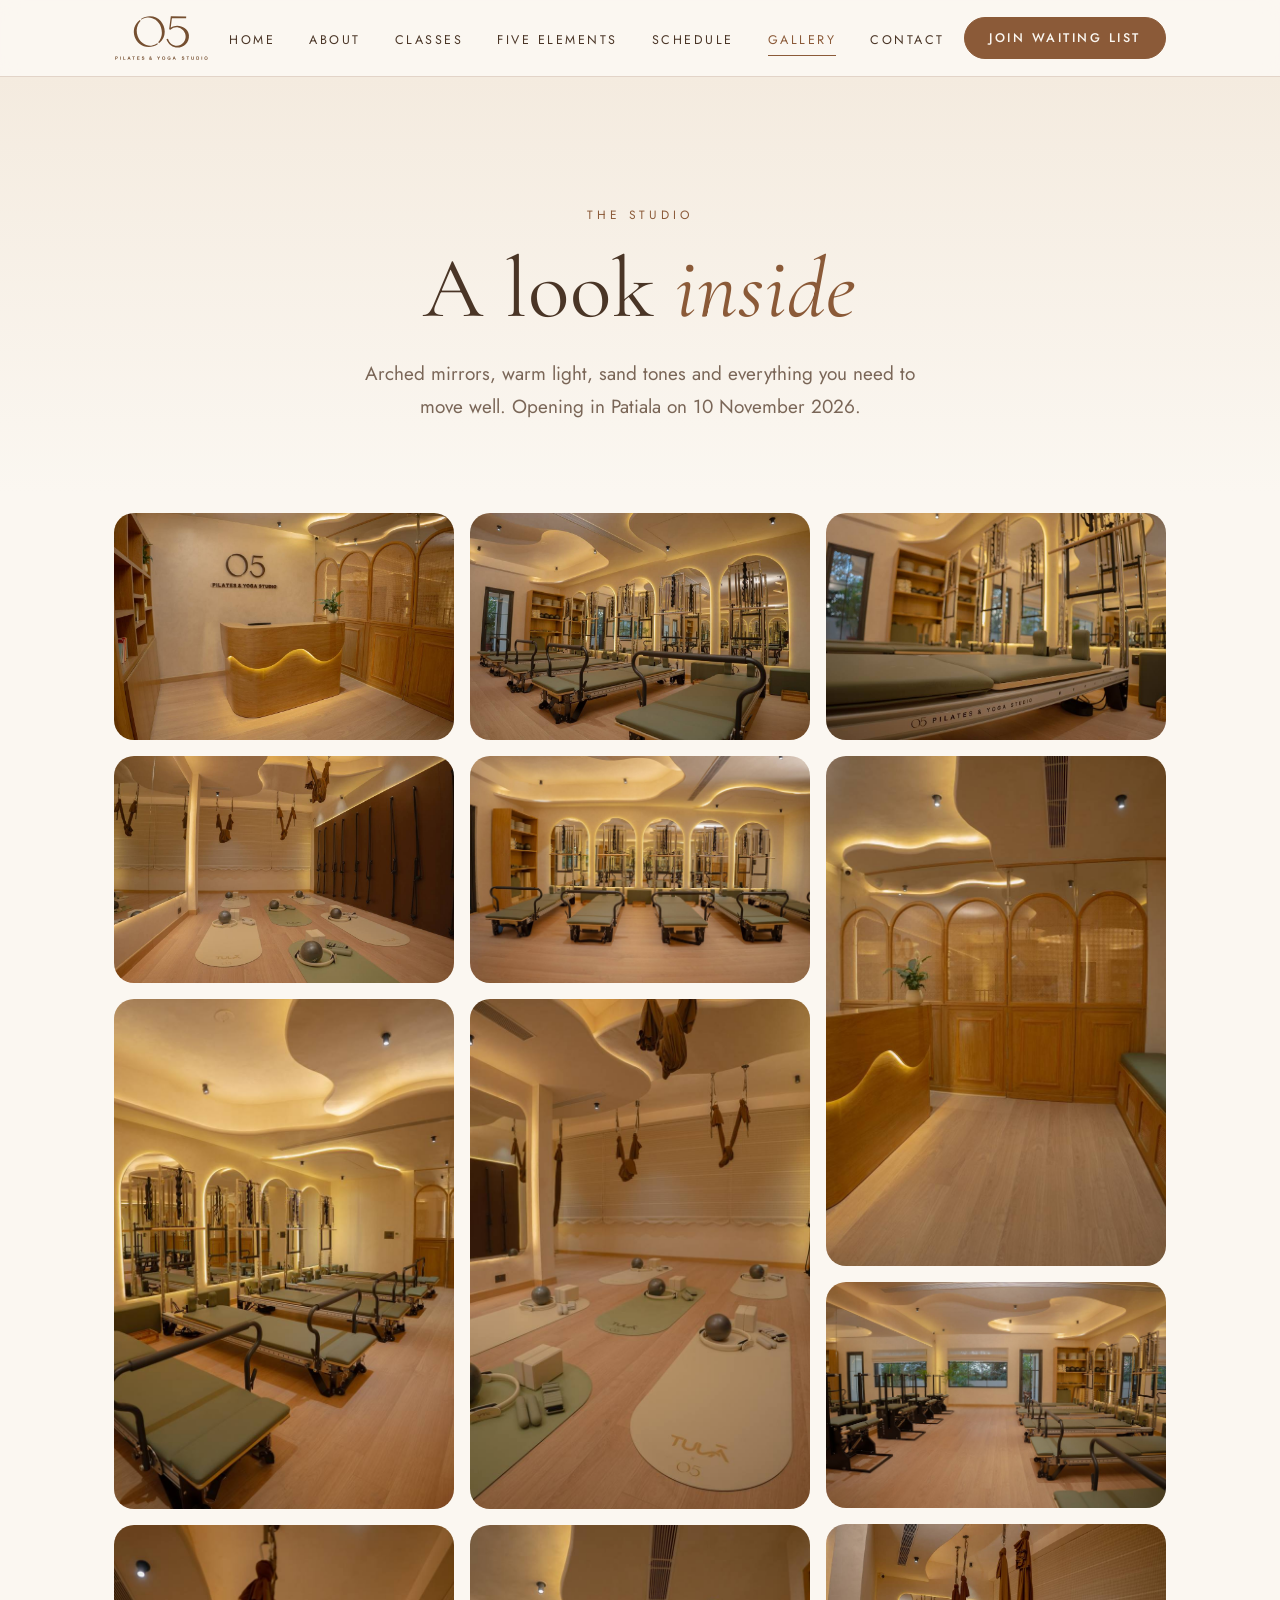
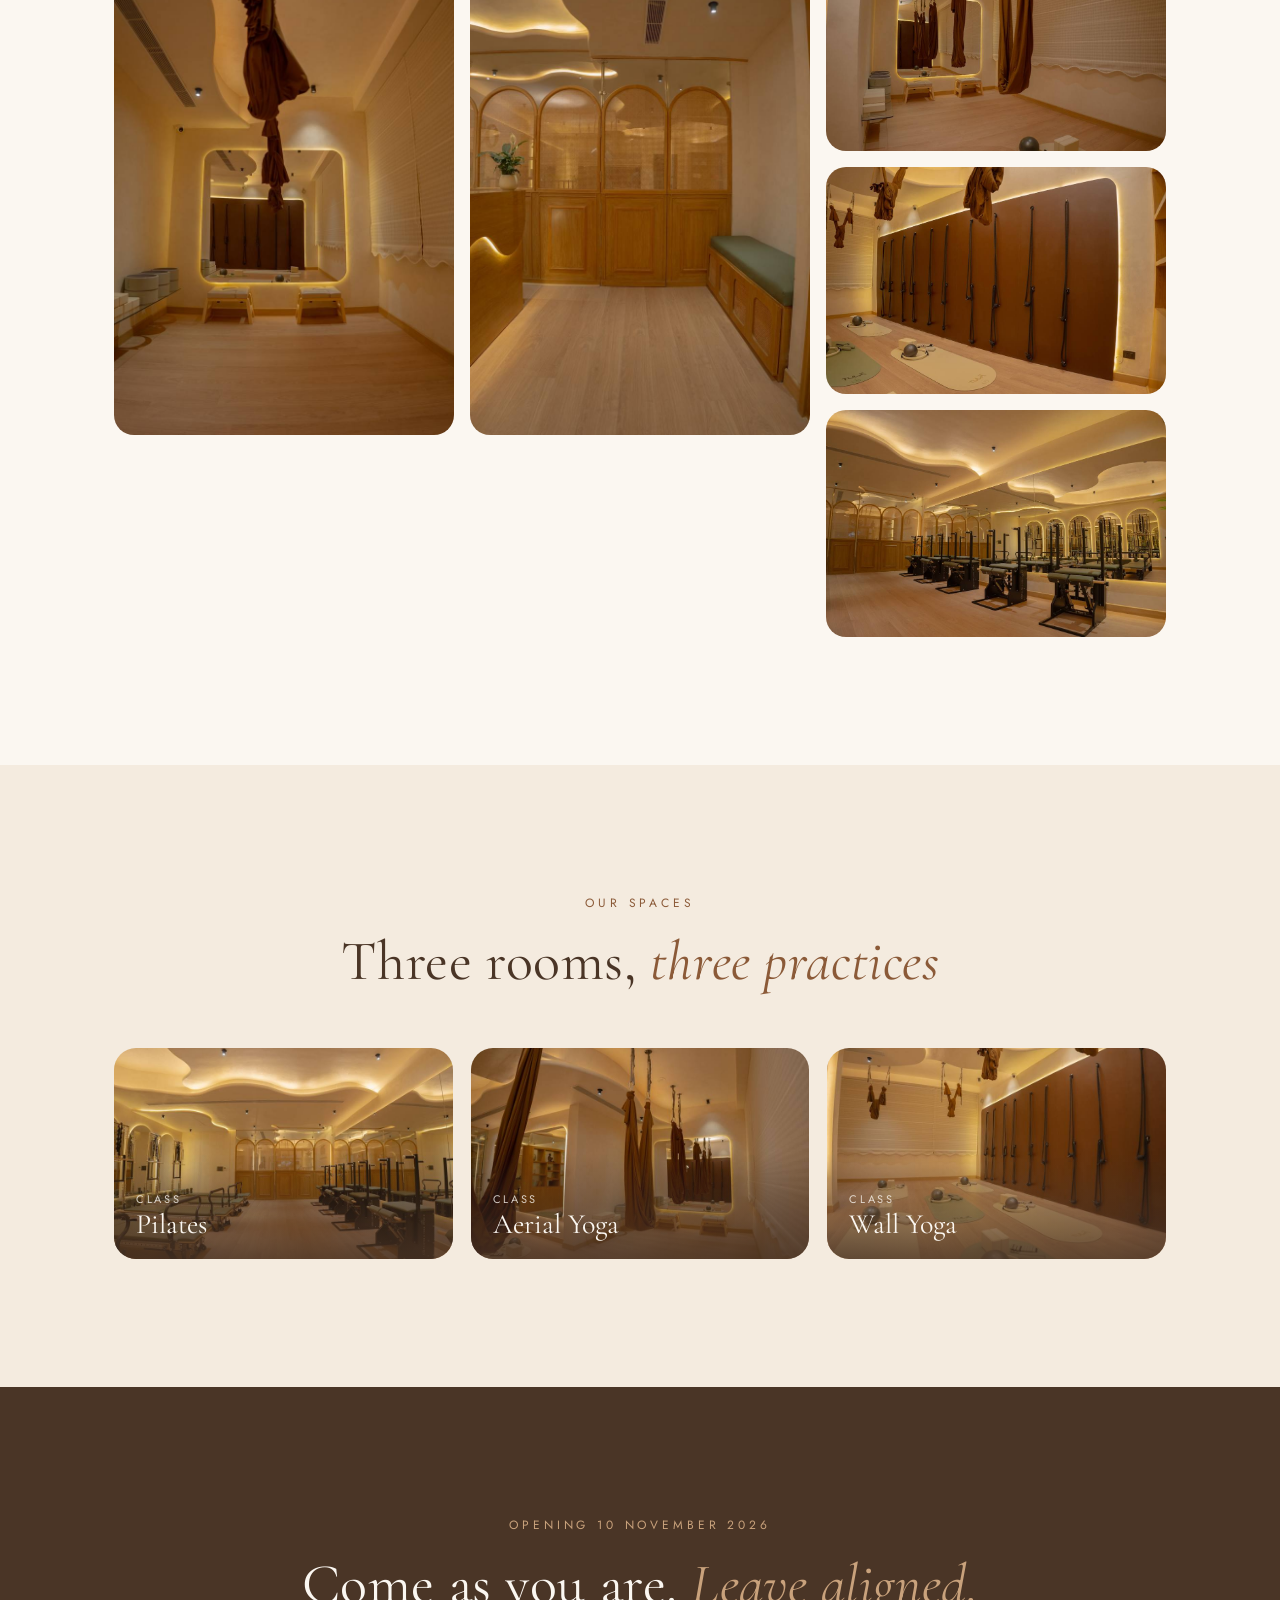
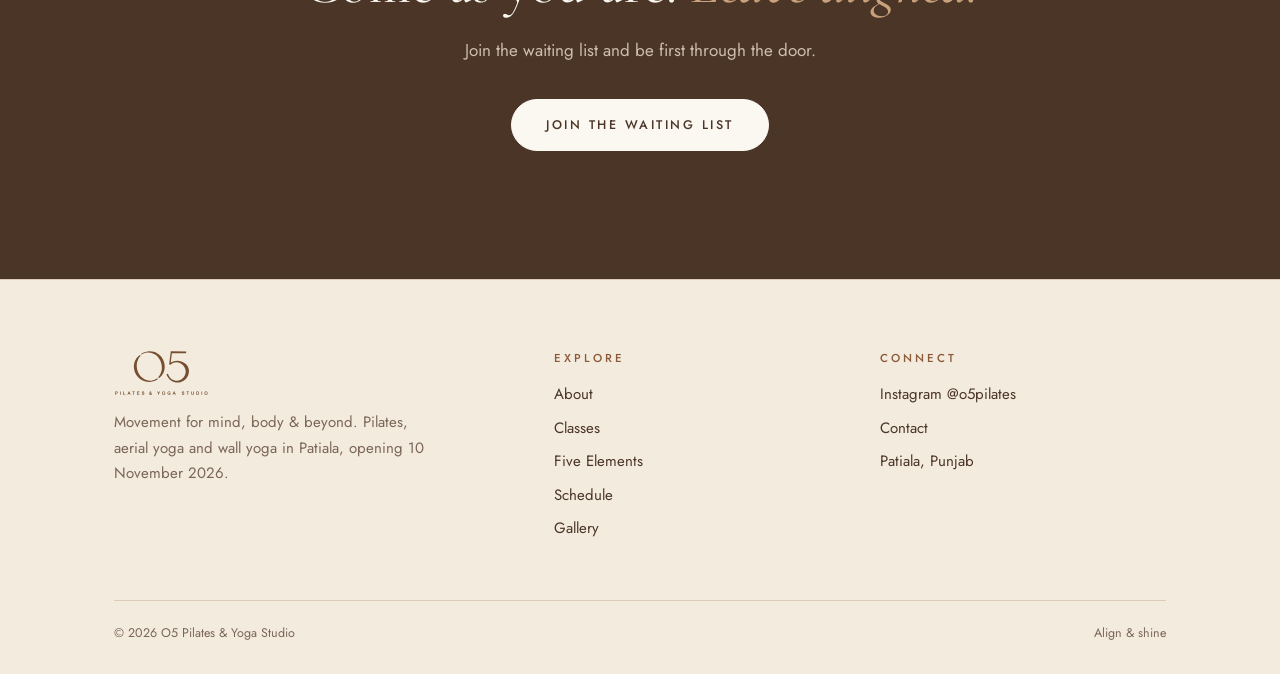
<file: gallery.html>
<!doctype html>
<html lang="en">
<head>
<meta charset="utf-8">
<meta name="viewport" content="width=device-width,initial-scale=1">
<title>Gallery | O5 Pilates &amp; Yoga Studio</title>
<meta property="og:image" content="img/gal-reception-wide.jpg">
<meta name="description" content="Photos of the O5 Pilates &amp; Yoga Studio in Patiala: reformers, aerial hammocks, wall ropes and reception.">
<meta name="theme-color" content="#e6d6c5">
<link rel="icon" href="img/favicon.png">
<link rel="preconnect" href="https://fonts.googleapis.com">
<link rel="preconnect" href="https://fonts.gstatic.com" crossorigin>
<link href="https://fonts.googleapis.com/css2?family=Cormorant+Garamond:ital,wght@0,400;0,500;1,400;1,500&family=Jost:wght@400;500&display=swap" rel="stylesheet">
<link rel="stylesheet" href="css/style.css">
</head>
<body>
<header class="site-header"><div class="wrap nav">
  <a class="brand" href="index.html" aria-label="O5 Pilates &amp; Yoga Studio"><img src="img/logo.svg" alt="O5 Pilates &amp; Yoga Studio"></a>
  <ul><li><a href="index.html">Home</a></li><li><a href="about.html">About</a></li><li><a href="classes.html">Classes</a></li><li><a href="elements.html">Five Elements</a></li><li><a href="schedule.html">Schedule</a></li><li><a href="gallery.html" class=on>Gallery</a></li><li><a href="contact.html">Contact</a></li></ul>
  <a class="btn" href="index.html#waitlist">Join waiting list</a>
  <button class="burger" aria-label="Menu" aria-expanded="false"><span></span><span></span></button>
</div></header>
<main>
<section class="page-hero"><div class="wrap rv"><span class="eyebrow">The studio</span><h1>A look <em>inside</em></h1><p class="lead">Arched mirrors, warm light, sand tones and everything you need to move well. Opening in Patiala on 10 November 2026.</p></div></section>
<section style="padding-top:20px"><div class="wrap"><div class="masonry rv"><a href="img/gal-reception-wide.jpg" class="mz"><img src="img/gal-reception-wide.jpg" alt="O5 Pilates &amp; Yoga Studio"></a><a href="img/gal-aerial-room.jpg" class="mz"><img src="img/gal-aerial-room.jpg" alt="O5 Pilates &amp; Yoga Studio"></a><a href="img/gal-silks.jpg" class="mz"><img src="img/gal-silks.jpg" alt="O5 Pilates &amp; Yoga Studio"></a><a href="img/gal-hammock.jpg" class="mz"><img src="img/gal-hammock.jpg" alt="O5 Pilates &amp; Yoga Studio"></a><a href="img/gal-chairs.jpg" class="mz"><img src="img/gal-chairs.jpg" alt="O5 Pilates &amp; Yoga Studio"></a><a href="img/hero.jpg" class="mz"><img src="img/hero.jpg" alt="O5 Pilates &amp; Yoga Studio"></a><a href="img/gal-mats.jpg" class="mz"><img src="img/gal-mats.jpg" alt="O5 Pilates &amp; Yoga Studio"></a><a href="img/gal-door.jpg" class="mz"><img src="img/gal-door.jpg" alt="O5 Pilates &amp; Yoga Studio"></a><a href="img/reformer-detail.jpg" class="mz"><img src="img/reformer-detail.jpg" alt="O5 Pilates &amp; Yoga Studio"></a><a href="img/gal-reception.jpg" class="mz"><img src="img/gal-reception.jpg" alt="O5 Pilates &amp; Yoga Studio"></a><a href="img/studio-wide.jpg" class="mz"><img src="img/studio-wide.jpg" alt="O5 Pilates &amp; Yoga Studio"></a><a href="img/aerial.jpg" class="mz"><img src="img/aerial.jpg" alt="O5 Pilates &amp; Yoga Studio"></a><a href="img/wall.jpg" class="mz"><img src="img/wall.jpg" alt="O5 Pilates &amp; Yoga Studio"></a><a href="img/pilates.jpg" class="mz"><img src="img/pilates.jpg" alt="O5 Pilates &amp; Yoga Studio"></a></div></div></section>
<section style="background:var(--cream)"><div class="wrap"><div class="head center rv"><span class="eyebrow">Our spaces</span><h2>Three rooms, <em>three practices</em></h2></div>
  <div class="pn three rv"><a href="pilates.html"><img src="img/card-pilates.jpg" alt="" loading="lazy"><span><small>Class</small>Pilates</span></a><a href="aerial-yoga.html"><img src="img/card-aerial.jpg" alt="" loading="lazy"><span><small>Class</small>Aerial Yoga</span></a><a href="wall-yoga.html"><img src="img/card-wall.jpg" alt="" loading="lazy"><span><small>Class</small>Wall Yoga</span></a></div>
</div></section>
<section class="band"><div class="wrap rv">
  <span class="eyebrow">Opening 10 November 2026</span>
  <h2>Come as you are. <em>Leave aligned.</em></h2>
  <p>Join the waiting list and be first through the door.</p>
  <a class="btn" href="index.html#waitlist">Join the waiting list</a>
</div></section>
</main>
<footer><div class="wrap">
  <div class="foot">
    <div><a class="brand" style="align-items:flex-start;text-align:left" href="index.html"><img src="img/logo.svg" alt="O5 Pilates &amp; Yoga Studio"></a>
      <p>Movement for mind, body &amp; beyond. Pilates, aerial yoga and wall yoga in Patiala, opening 10 November 2026.</p></div>
    <div><h4>Explore</h4><ul>
      <li><a href="about.html">About</a></li><li><a href="classes.html">Classes</a></li><li><a href="elements.html">Five Elements</a></li><li><a href="schedule.html">Schedule</a></li><li><a href="gallery.html">Gallery</a></li></ul></div>
    <div><h4>Connect</h4><ul>
      <li><a href="https://www.instagram.com/o5pilates" target="_blank" rel="noopener">Instagram @o5pilates</a></li>
      <li><a href="contact.html">Contact</a></li><li>Patiala, Punjab</li></ul></div>
  </div>
  <div class="copy"><span>&copy; 2026 O5 Pilates &amp; Yoga Studio</span><span>Align &amp; shine</span></div>
</div></footer>
<script src="js/main.js"></script>
</body></html>
</file>
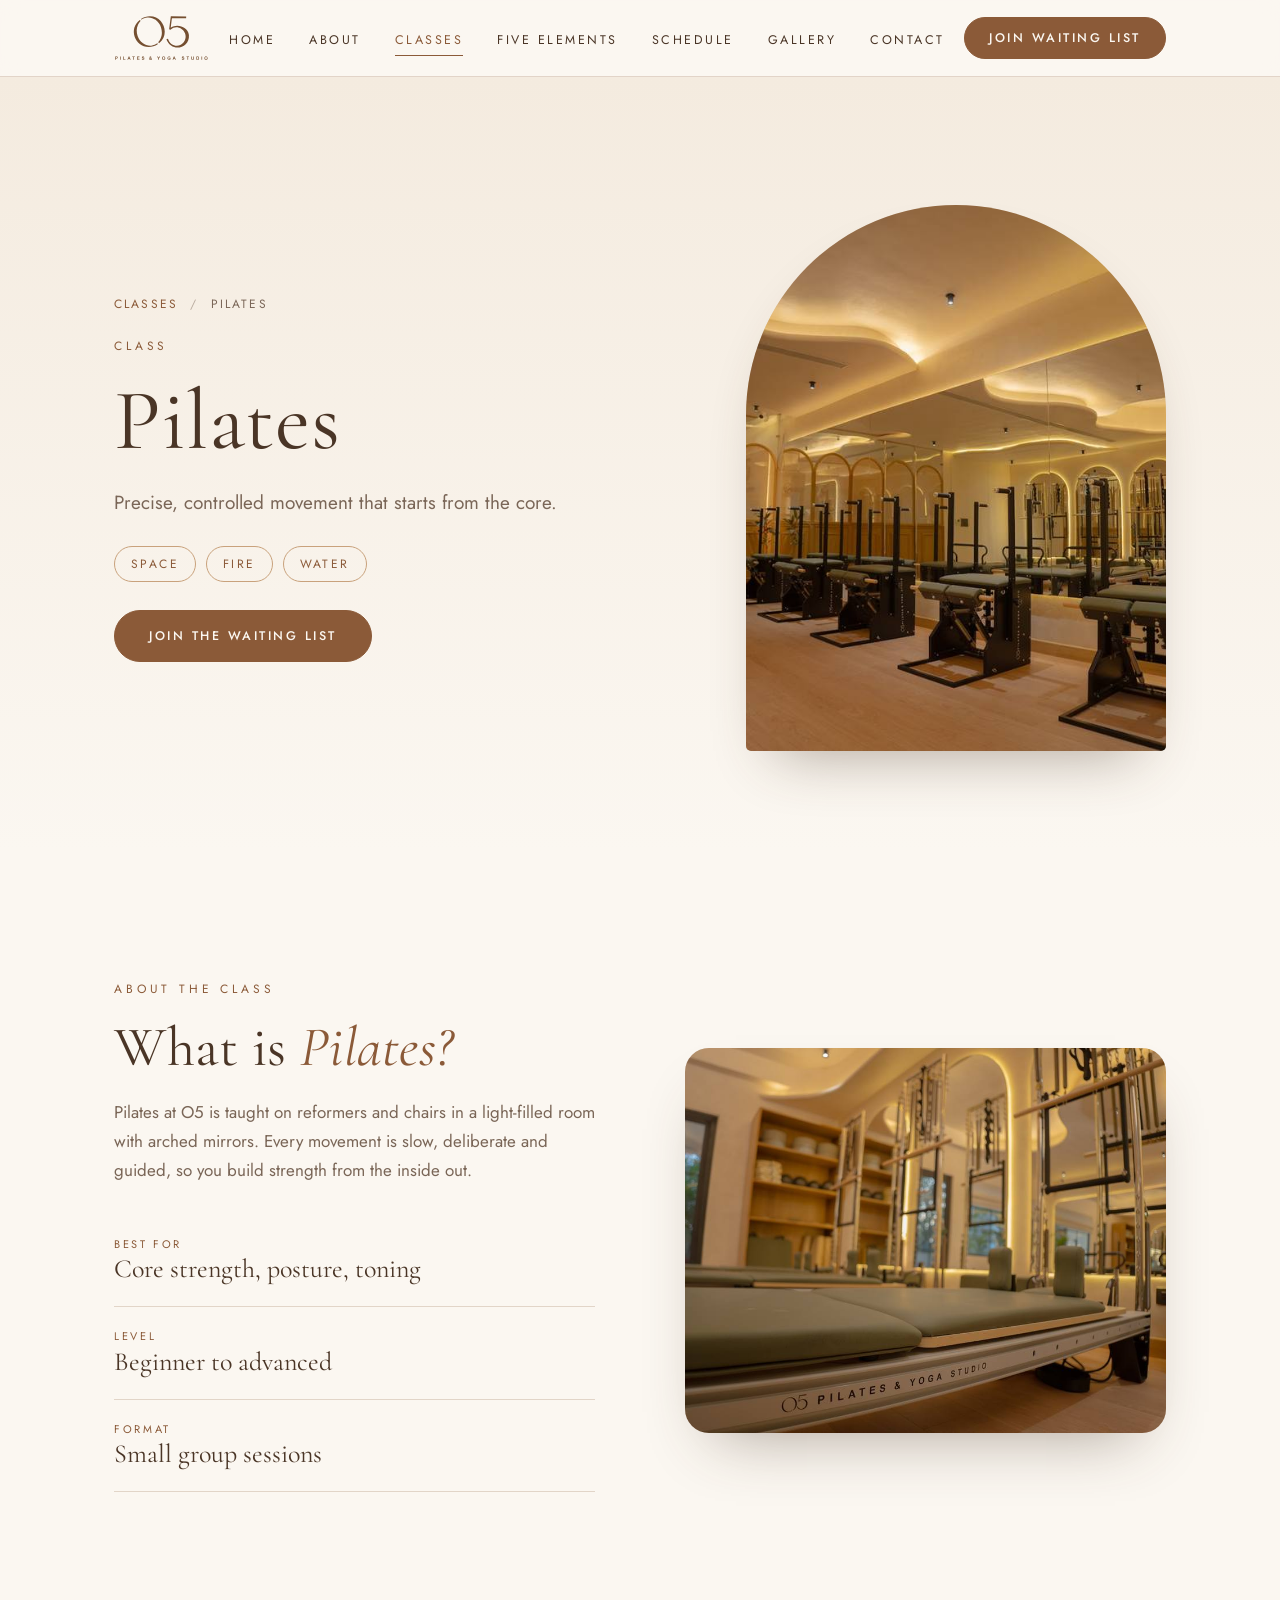
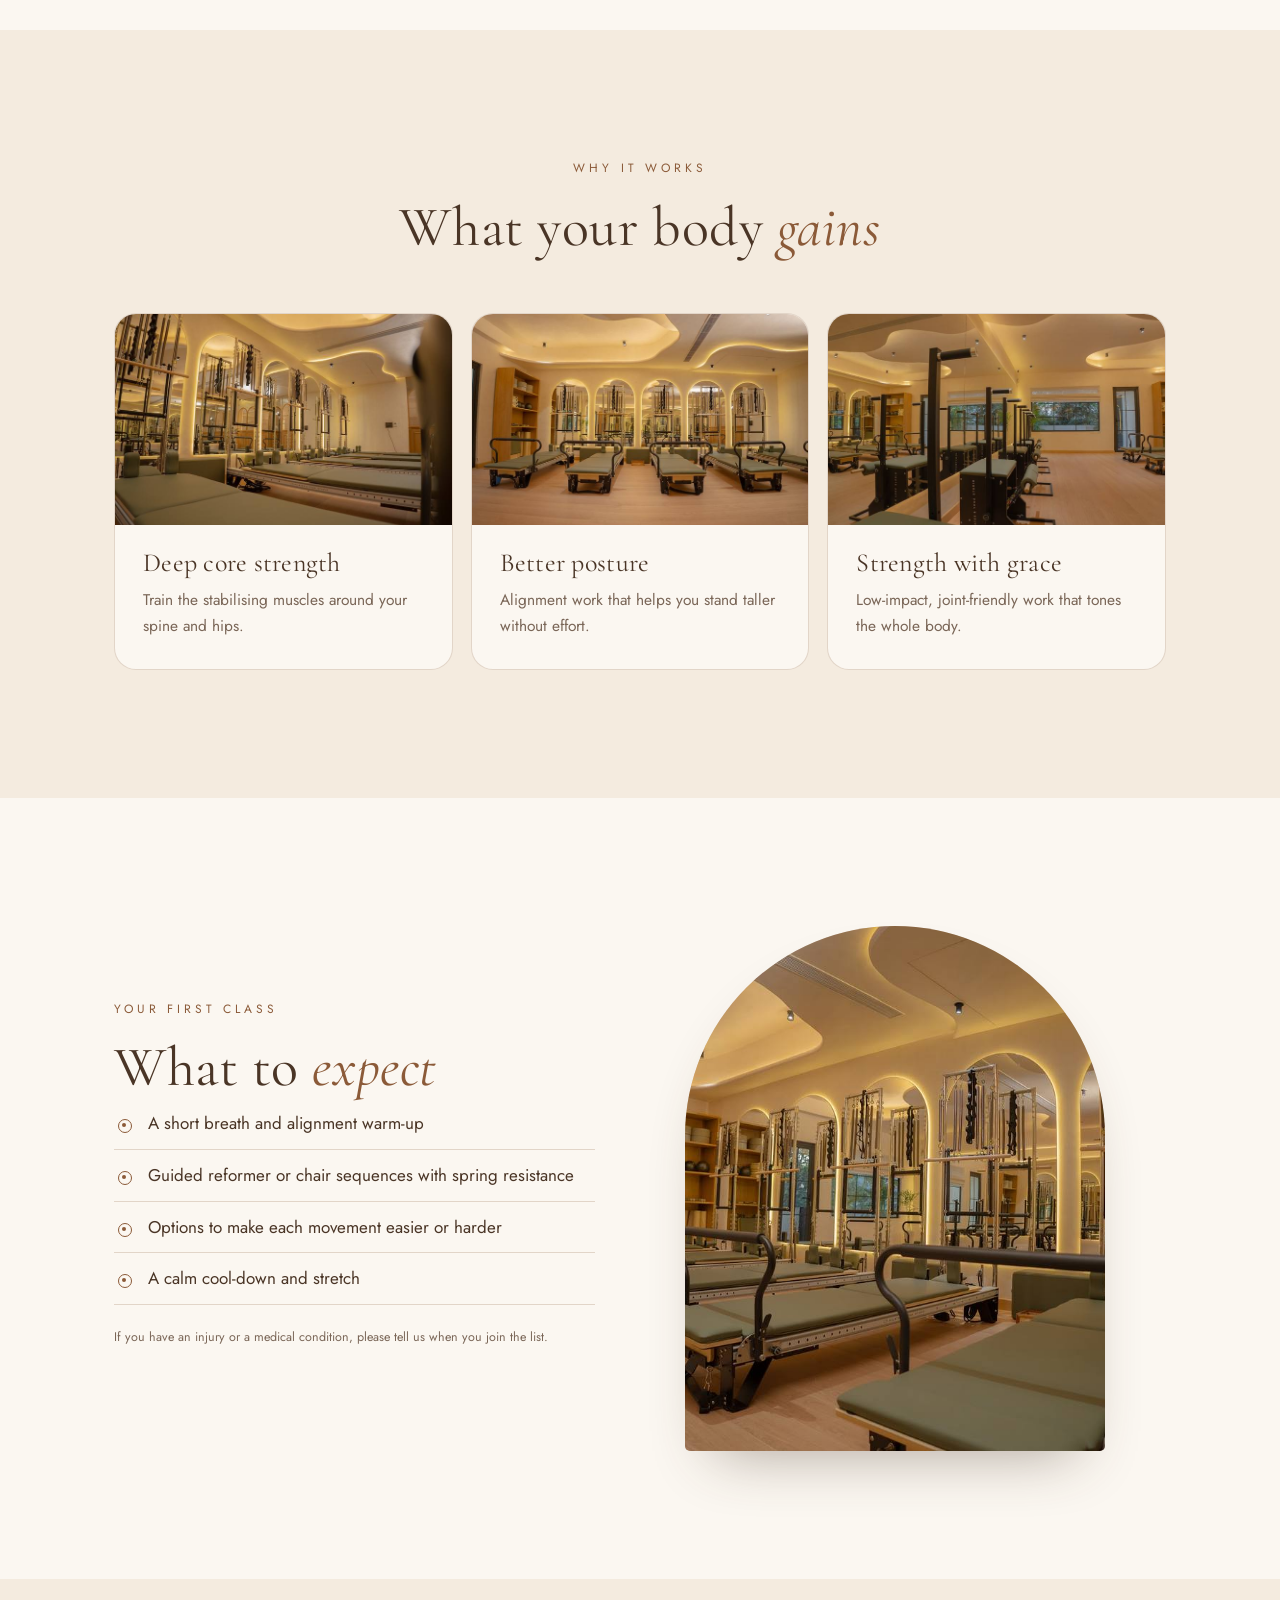
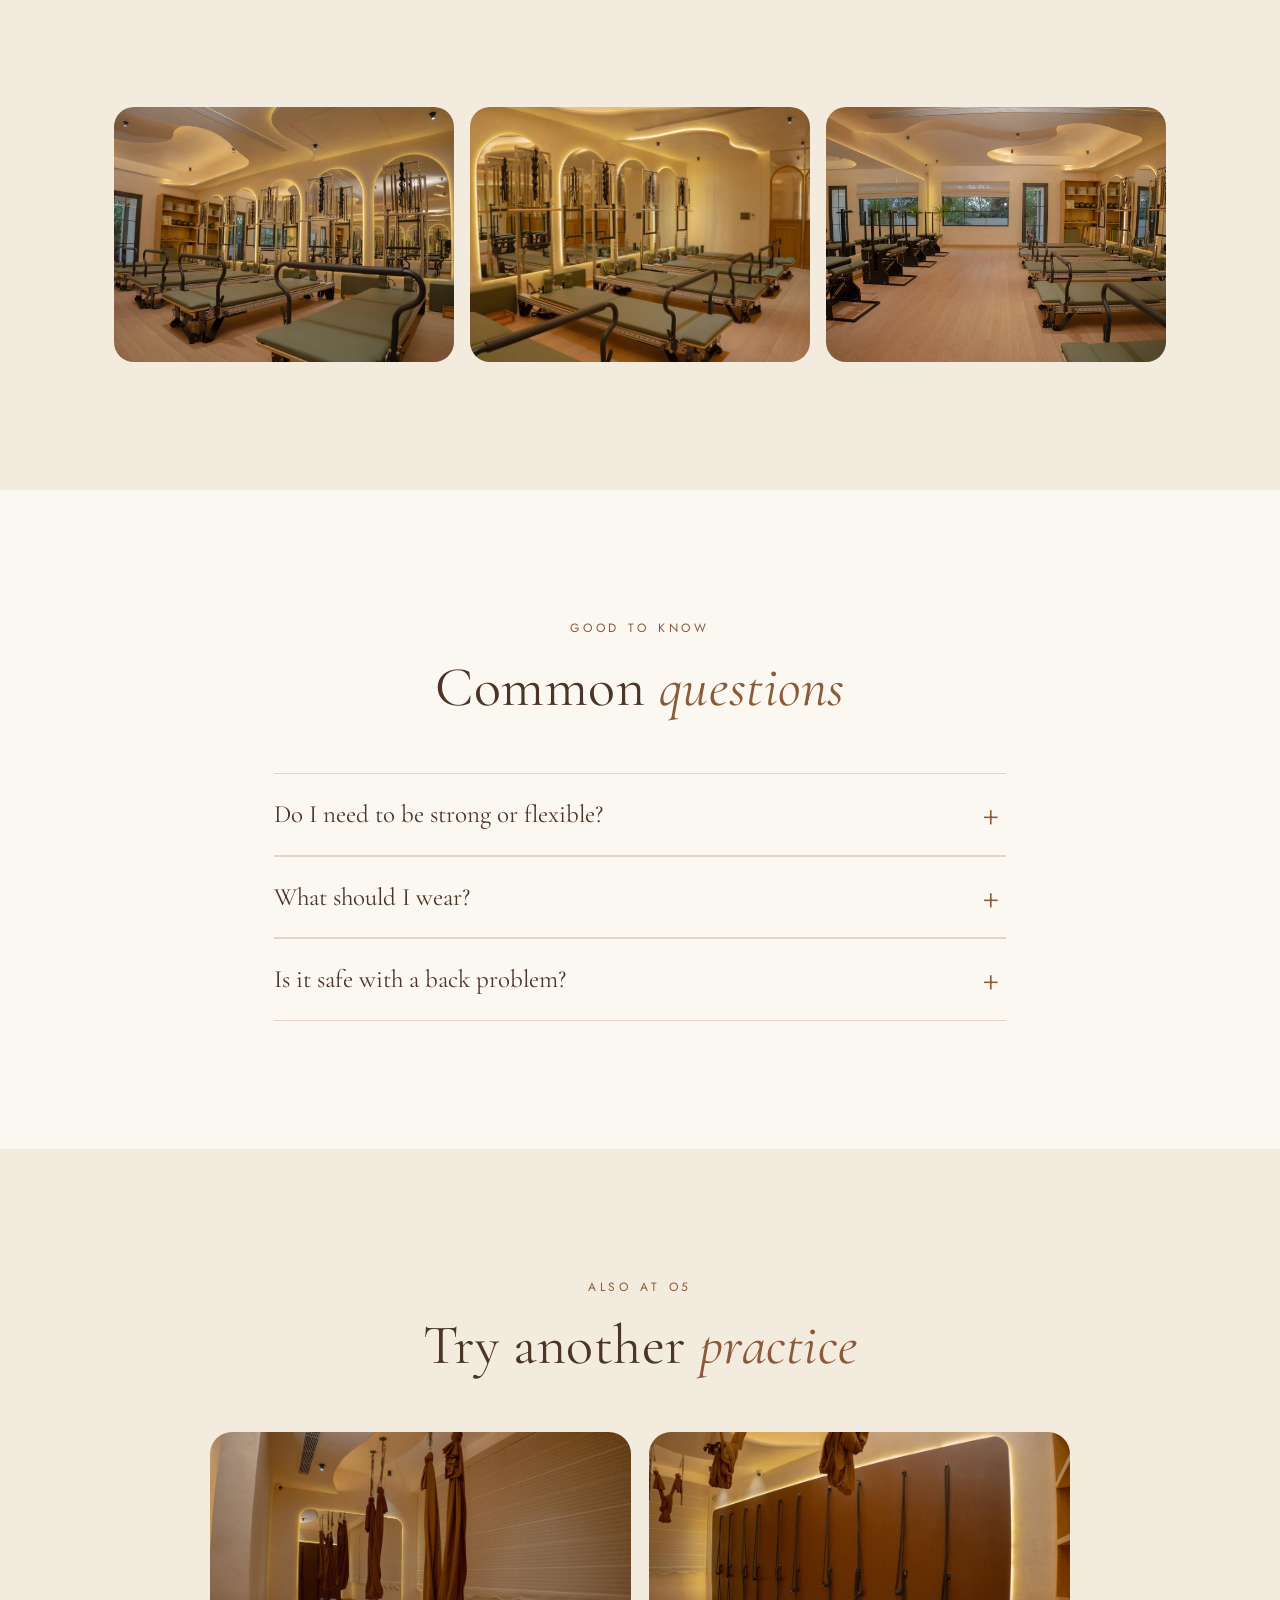
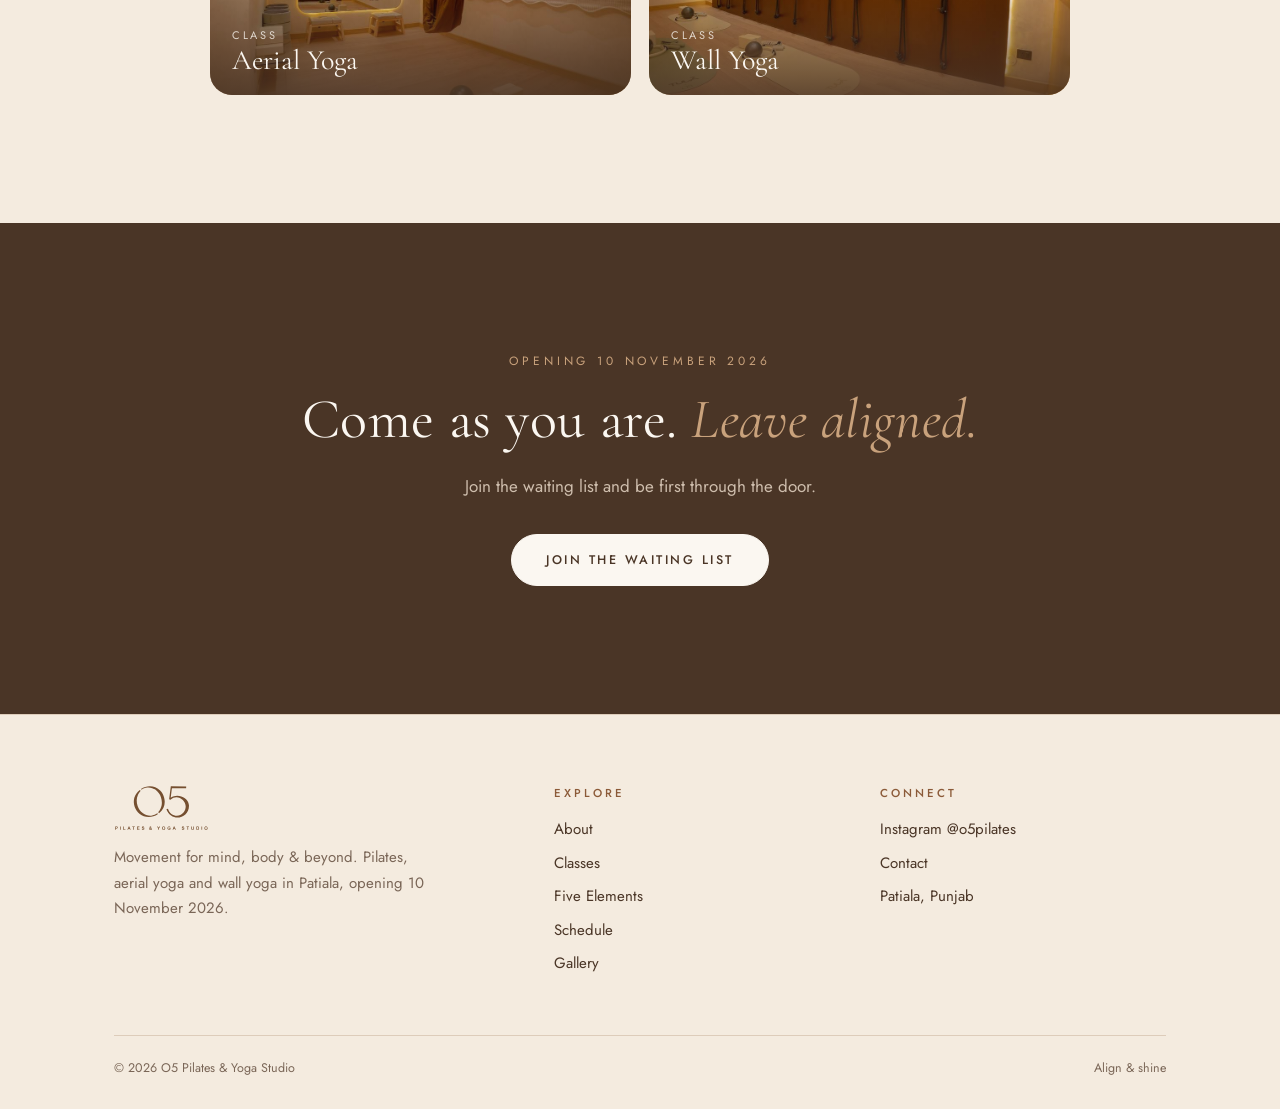
<file: pilates.html>
<!doctype html>
<html lang="en">
<head>
<meta charset="utf-8">
<meta name="viewport" content="width=device-width,initial-scale=1">
<title>Pilates | O5 Pilates &amp; Yoga Studio</title>
<meta property="og:image" content="img/pilates.jpg">
<meta name="description" content="Pilates at O5 Pilates &amp; Yoga Studio in Patiala. Precise, controlled movement that starts from the core. Opening 10 November 2026.">
<meta name="theme-color" content="#e6d6c5">
<link rel="icon" href="img/favicon.png">
<link rel="preconnect" href="https://fonts.googleapis.com">
<link rel="preconnect" href="https://fonts.gstatic.com" crossorigin>
<link href="https://fonts.googleapis.com/css2?family=Cormorant+Garamond:ital,wght@0,400;0,500;1,400;1,500&family=Jost:wght@400;500&display=swap" rel="stylesheet">
<link rel="stylesheet" href="css/style.css">
</head>
<body>
<header class="site-header"><div class="wrap nav">
  <a class="brand" href="index.html" aria-label="O5 Pilates &amp; Yoga Studio"><img src="img/logo.svg" alt="O5 Pilates &amp; Yoga Studio"></a>
  <ul><li><a href="index.html">Home</a></li><li><a href="about.html">About</a></li><li><a href="classes.html" class=on>Classes</a></li><li><a href="elements.html">Five Elements</a></li><li><a href="schedule.html">Schedule</a></li><li><a href="gallery.html">Gallery</a></li><li><a href="contact.html">Contact</a></li></ul>
  <a class="btn" href="index.html#waitlist">Join waiting list</a>
  <button class="burger" aria-label="Menu" aria-expanded="false"><span></span><span></span></button>
</div></header>
<main>
<section class="page-hero pg-split"><div class="wrap">
  <div class="rv"><nav class="crumbs" aria-label="Breadcrumb"><a href="classes.html">Classes</a> <i>/</i> <span>Pilates</span></nav><span class="eyebrow">Class</span><h1>Pilates</h1><p class="lead">Precise, controlled movement that starts from the core.</p>
    <div class="chips"><a class="chip" href="element-space.html">Space</a><a class="chip" href="element-fire.html">Fire</a><a class="chip" href="element-water.html">Water</a></div>
    <a class="btn" href="index.html#waitlist">Join the waiting list</a></div>
  <div class="rv"><div class="arch"><img src="img/pilates.jpg" alt="Pilates at O5" fetchpriority="high"></div></div>
</div></section>

<section><div class="wrap split">
  <div class="rv"><span class="eyebrow">About the class</span><h2>What is <em>Pilates?</em></h2>
    <p>Pilates at O5 is taught on reformers and chairs in a light-filled room with arched mirrors. Every movement is slow, deliberate and guided, so you build strength from the inside out.</p>
    <ul class="contact-list" style="margin-bottom:10px"><li><small>Best for</small><span>Core strength, posture, toning</span></li><li><small>Level</small><span>Beginner to advanced</span></li><li><small>Format</small><span>Small group sessions</span></li></ul></div>
  <div class="media wide rv"><div class="arch"><img src="img/reformer-detail.jpg" alt="Pilates space at O5" loading="lazy"></div></div>
</div></section>

<section style="background:var(--cream)"><div class="wrap">
  <div class="head center rv"><span class="eyebrow">Why it works</span><h2>What your body <em>gains</em></h2></div>
  <div class="benefits rv">
    <div class="ben"><div class="bimg"><img src="img/studio-core.jpg" alt="" loading="lazy"></div><h3>Deep core strength</h3><p>Train the stabilising muscles around your spine and hips.</p></div><div class="ben"><div class="bimg"><img src="img/studio-posture.jpg" alt="" loading="lazy"></div><h3>Better posture</h3><p>Alignment work that helps you stand taller without effort.</p></div><div class="ben"><div class="bimg"><img src="img/studio-grace.jpg" alt="" loading="lazy"></div><h3>Strength with grace</h3><p>Low-impact, joint-friendly work that tones the whole body.</p></div>
  </div>
</div></section>

<section><div class="wrap split rev">
  <div class="media rv"><div class="arch"><img src="img/gal-chairs.jpg" alt="" loading="lazy"></div></div>
  <div class="rv"><span class="eyebrow">Your first class</span><h2>What to <em>expect</em></h2>
    <ul class="ticks"><li>A short breath and alignment warm-up</li><li>Guided reformer or chair sequences with spring resistance</li><li>Options to make each movement easier or harder</li><li>A calm cool-down and stretch</li></ul>
    <p class="fine" style="margin-top:0">If you have an injury or a medical condition, please tell us when you join the list.</p></div>
</div></section>

<section style="background:var(--cream)"><div class="wrap">
  <div class="gallery3 rv"><img src="img/gal-chairs.jpg" alt="Pilates at O5" loading="lazy"><img src="img/gal-silks.jpg" alt="Pilates at O5" loading="lazy"><img src="img/studio-wide.jpg" alt="Pilates at O5" loading="lazy"></div>
</div></section>

<section><div class="wrap faqwrap">
  <div class="head center rv"><span class="eyebrow">Good to know</span><h2>Common <em>questions</em></h2></div>
  <div class="faq rv"><details><summary>Do I need to be strong or flexible?</summary><p>No. Pilates builds both. Your instructor will adjust springs and positions to suit your level.</p></details><details><summary>What should I wear?</summary><p>Fitted, stretchy clothing and grip socks. Avoid zips and loose jewellery that can catch on the equipment.</p></details><details><summary>Is it safe with a back problem?</summary><p>Pilates is often recommended for back care, but please tell us about any injury or condition when you join the list so we can guide you well.</p></details></div>
</div></section>

<section style="background:var(--cream)"><div class="wrap">
  <div class="head center rv"><span class="eyebrow">Also at O5</span><h2>Try another <em>practice</em></h2></div>
  <div class="pn rv">
    <a href="aerial-yoga.html"><img src="img/aerial.jpg" alt="" loading="lazy"><span><small>Class</small>Aerial Yoga</span></a><a href="wall-yoga.html"><img src="img/wall.jpg" alt="" loading="lazy"><span><small>Class</small>Wall Yoga</span></a>
  </div>
</div></section>
<section class="band"><div class="wrap rv">
  <span class="eyebrow">Opening 10 November 2026</span>
  <h2>Come as you are. <em>Leave aligned.</em></h2>
  <p>Join the waiting list and be first through the door.</p>
  <a class="btn" href="index.html#waitlist">Join the waiting list</a>
</div></section>
</main>
<footer><div class="wrap">
  <div class="foot">
    <div><a class="brand" style="align-items:flex-start;text-align:left" href="index.html"><img src="img/logo.svg" alt="O5 Pilates &amp; Yoga Studio"></a>
      <p>Movement for mind, body &amp; beyond. Pilates, aerial yoga and wall yoga in Patiala, opening 10 November 2026.</p></div>
    <div><h4>Explore</h4><ul>
      <li><a href="about.html">About</a></li><li><a href="classes.html">Classes</a></li><li><a href="elements.html">Five Elements</a></li><li><a href="schedule.html">Schedule</a></li><li><a href="gallery.html">Gallery</a></li></ul></div>
    <div><h4>Connect</h4><ul>
      <li><a href="https://www.instagram.com/o5pilates" target="_blank" rel="noopener">Instagram @o5pilates</a></li>
      <li><a href="contact.html">Contact</a></li><li>Patiala, Punjab</li></ul></div>
  </div>
  <div class="copy"><span>&copy; 2026 O5 Pilates &amp; Yoga Studio</span><span>Align &amp; shine</span></div>
</div></footer>
<script src="js/main.js"></script>
</body></html>
</file>
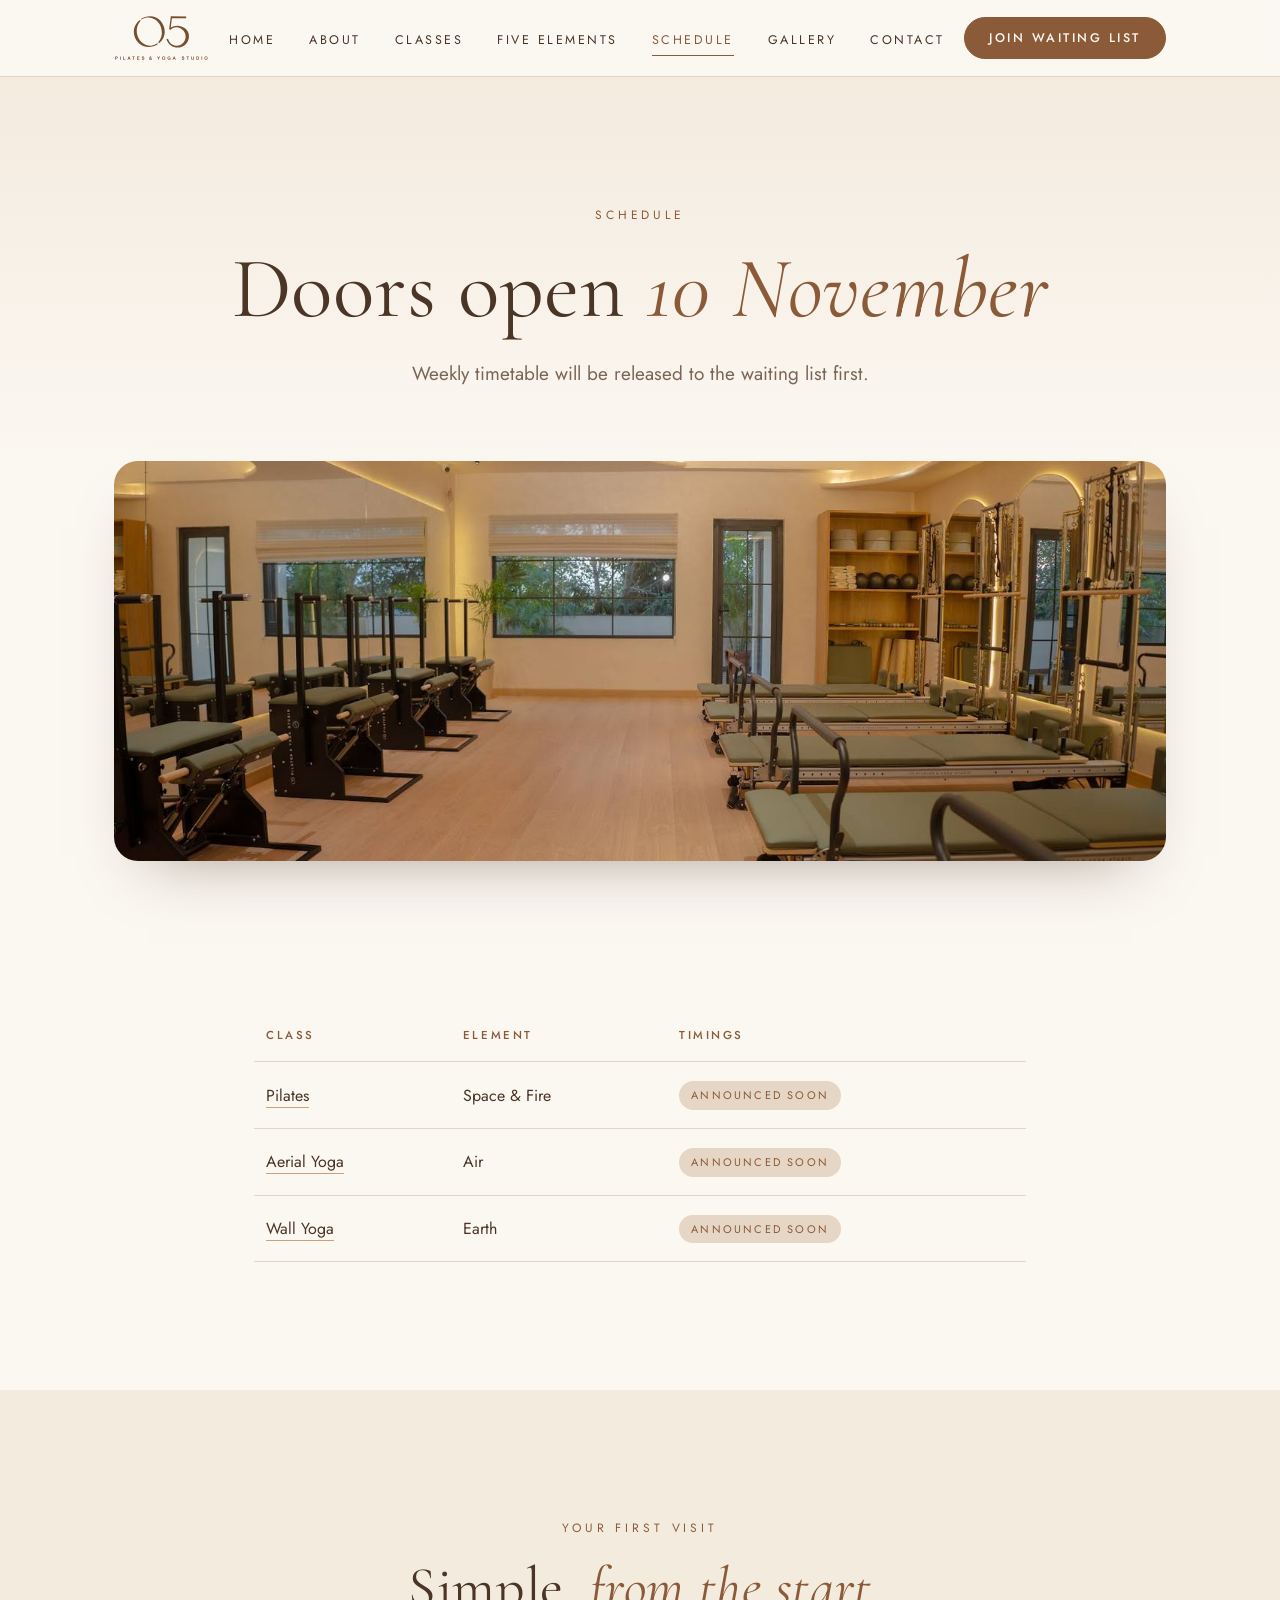
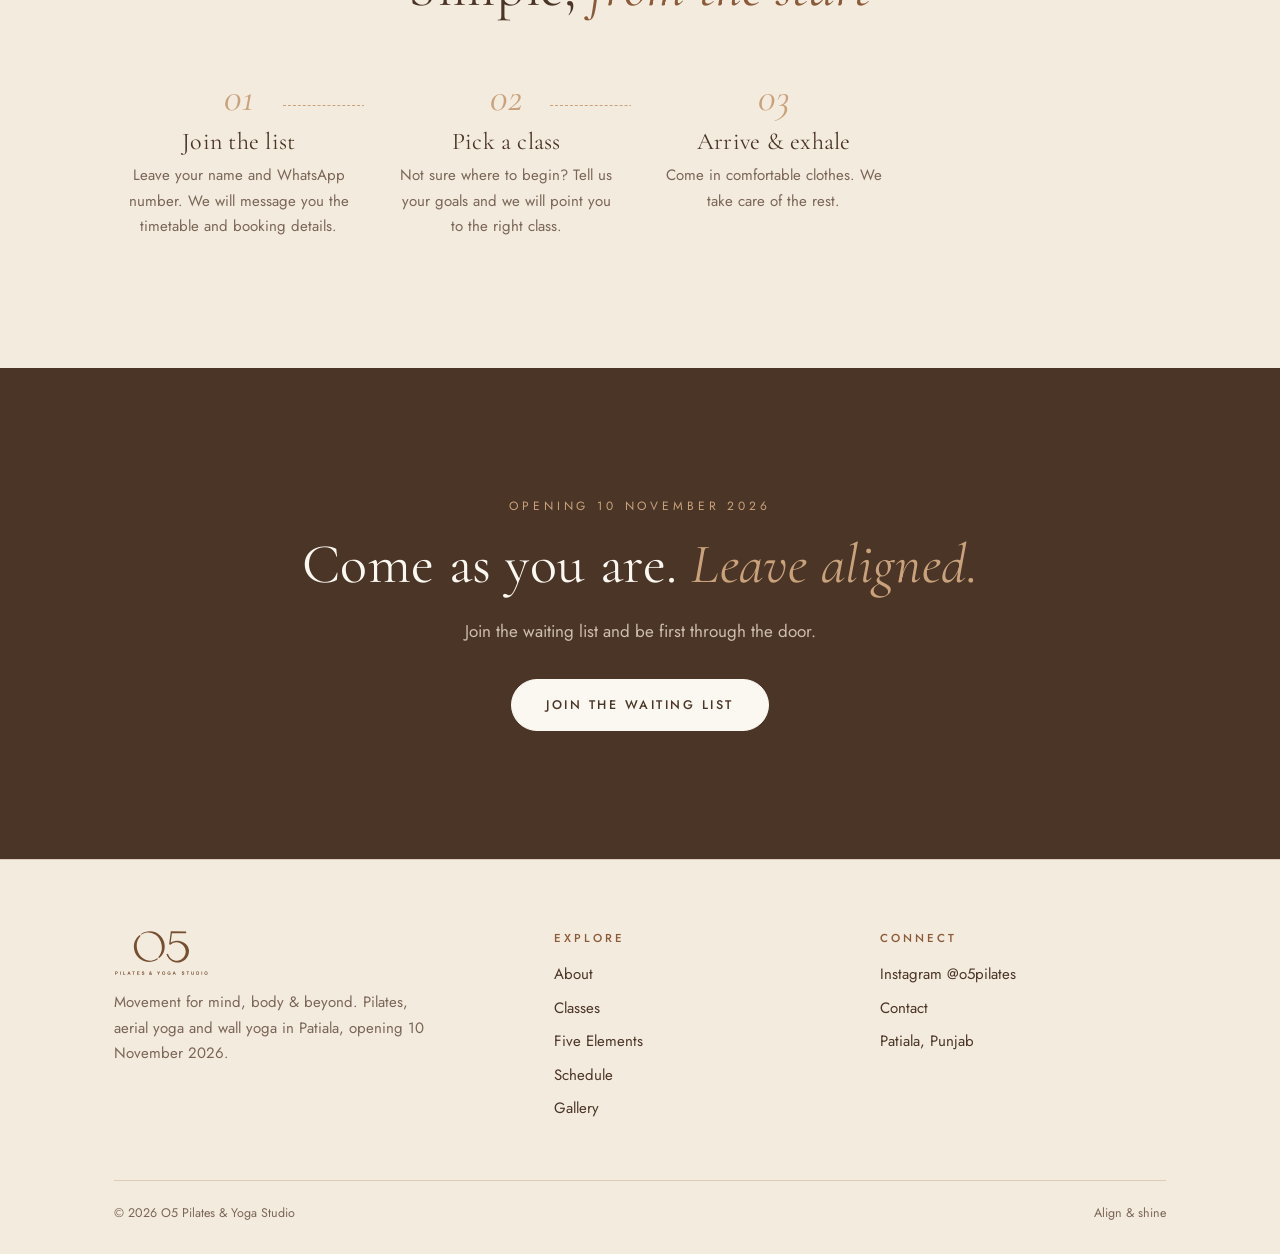
<file: schedule.html>
<!doctype html>
<html lang="en">
<head>
<meta charset="utf-8">
<meta name="viewport" content="width=device-width,initial-scale=1">
<title>Schedule | O5 Pilates & Yoga Studio</title>
<meta name="description" content="Opening 10 November 2026 in Patiala. Class timings and your first visit at O5 Pilates & Yoga Studio.">
<meta name="theme-color" content="#e6d6c5">
<link rel="icon" href="img/favicon.png">
<link rel="preconnect" href="https://fonts.googleapis.com">
<link rel="preconnect" href="https://fonts.gstatic.com" crossorigin>
<link href="https://fonts.googleapis.com/css2?family=Cormorant+Garamond:ital,wght@0,400;0,500;1,400;1,500&family=Jost:wght@400;500&display=swap" rel="stylesheet">
<link rel="stylesheet" href="css/style.css">
</head>
<body>
<header class="site-header"><div class="wrap nav">
  <a class="brand" href="index.html" aria-label="O5 Pilates &amp; Yoga Studio"><img src="img/logo.svg" alt="O5 Pilates &amp; Yoga Studio"></a>
  <ul><li><a href="index.html">Home</a></li><li><a href="about.html">About</a></li><li><a href="classes.html">Classes</a></li><li><a href="elements.html">Five Elements</a></li><li><a href="schedule.html" class=on>Schedule</a></li><li><a href="gallery.html">Gallery</a></li><li><a href="contact.html">Contact</a></li></ul>
  <a class="btn" href="index.html#waitlist">Join waiting list</a>
  <button class="burger" aria-label="Menu" aria-expanded="false"><span></span><span></span></button>
</div></header>
<main>
<section class="page-hero"><div class="wrap rv"><span class="eyebrow">Schedule</span><h1>Doors open <em>10 November</em></h1><p class="lead">Weekly timetable will be released to the waiting list first.</p></div></section>

<section style="padding-top:0"><div class="wrap"><div class="banner rv"><img src="img/studio-wide.jpg" alt="The O5 studio" loading="lazy"></div></div></section>
<section style="padding-top:20px"><div class="wrap" style="max-width:900px"><div class="rv">
  <table class="table"><thead><tr><th>Class</th><th>Element</th><th>Timings</th></tr></thead><tbody>
    <tr><td><a href="pilates.html">Pilates</a></td><td>Space &amp; Fire</td><td><span class="pill">Announced soon</span></td></tr>
    <tr><td><a href="aerial-yoga.html">Aerial Yoga</a></td><td>Air</td><td><span class="pill">Announced soon</span></td></tr>
    <tr><td><a href="wall-yoga.html">Wall Yoga</a></td><td>Earth</td><td><span class="pill">Announced soon</span></td></tr>
  </tbody></table>
</div></div></section>

<section style="background:var(--cream)"><div class="wrap">
  <div class="head center rv"><span class="eyebrow">Your first visit</span><h2>Simple, <em>from the start</em></h2></div>
  <div class="steps rv">
    <div class="step"><h3>Join the list</h3><p>Leave your name and WhatsApp number. We will message you the timetable and booking details.</p></div>
    <div class="step"><h3>Pick a class</h3><p>Not sure where to begin? Tell us your goals and we will point you to the right class.</p></div>
    <div class="step"><h3>Arrive &amp; exhale</h3><p>Come in comfortable clothes. We take care of the rest.</p></div>
  </div>
</div></section>
<section class="band"><div class="wrap rv">
  <span class="eyebrow">Opening 10 November 2026</span>
  <h2>Come as you are. <em>Leave aligned.</em></h2>
  <p>Join the waiting list and be first through the door.</p>
  <a class="btn" href="index.html#waitlist">Join the waiting list</a>
</div></section>
</main>
<footer><div class="wrap">
  <div class="foot">
    <div><a class="brand" style="align-items:flex-start;text-align:left" href="index.html"><img src="img/logo.svg" alt="O5 Pilates &amp; Yoga Studio"></a>
      <p>Movement for mind, body &amp; beyond. Pilates, aerial yoga and wall yoga in Patiala, opening 10 November 2026.</p></div>
    <div><h4>Explore</h4><ul>
      <li><a href="about.html">About</a></li><li><a href="classes.html">Classes</a></li><li><a href="elements.html">Five Elements</a></li><li><a href="schedule.html">Schedule</a></li><li><a href="gallery.html">Gallery</a></li></ul></div>
    <div><h4>Connect</h4><ul>
      <li><a href="https://www.instagram.com/o5pilates" target="_blank" rel="noopener">Instagram @o5pilates</a></li>
      <li><a href="contact.html">Contact</a></li><li>Patiala, Punjab</li></ul></div>
  </div>
  <div class="copy"><span>&copy; 2026 O5 Pilates &amp; Yoga Studio</span><span>Align &amp; shine</span></div>
</div></footer>
<script src="js/main.js"></script>
</body></html>
</file>
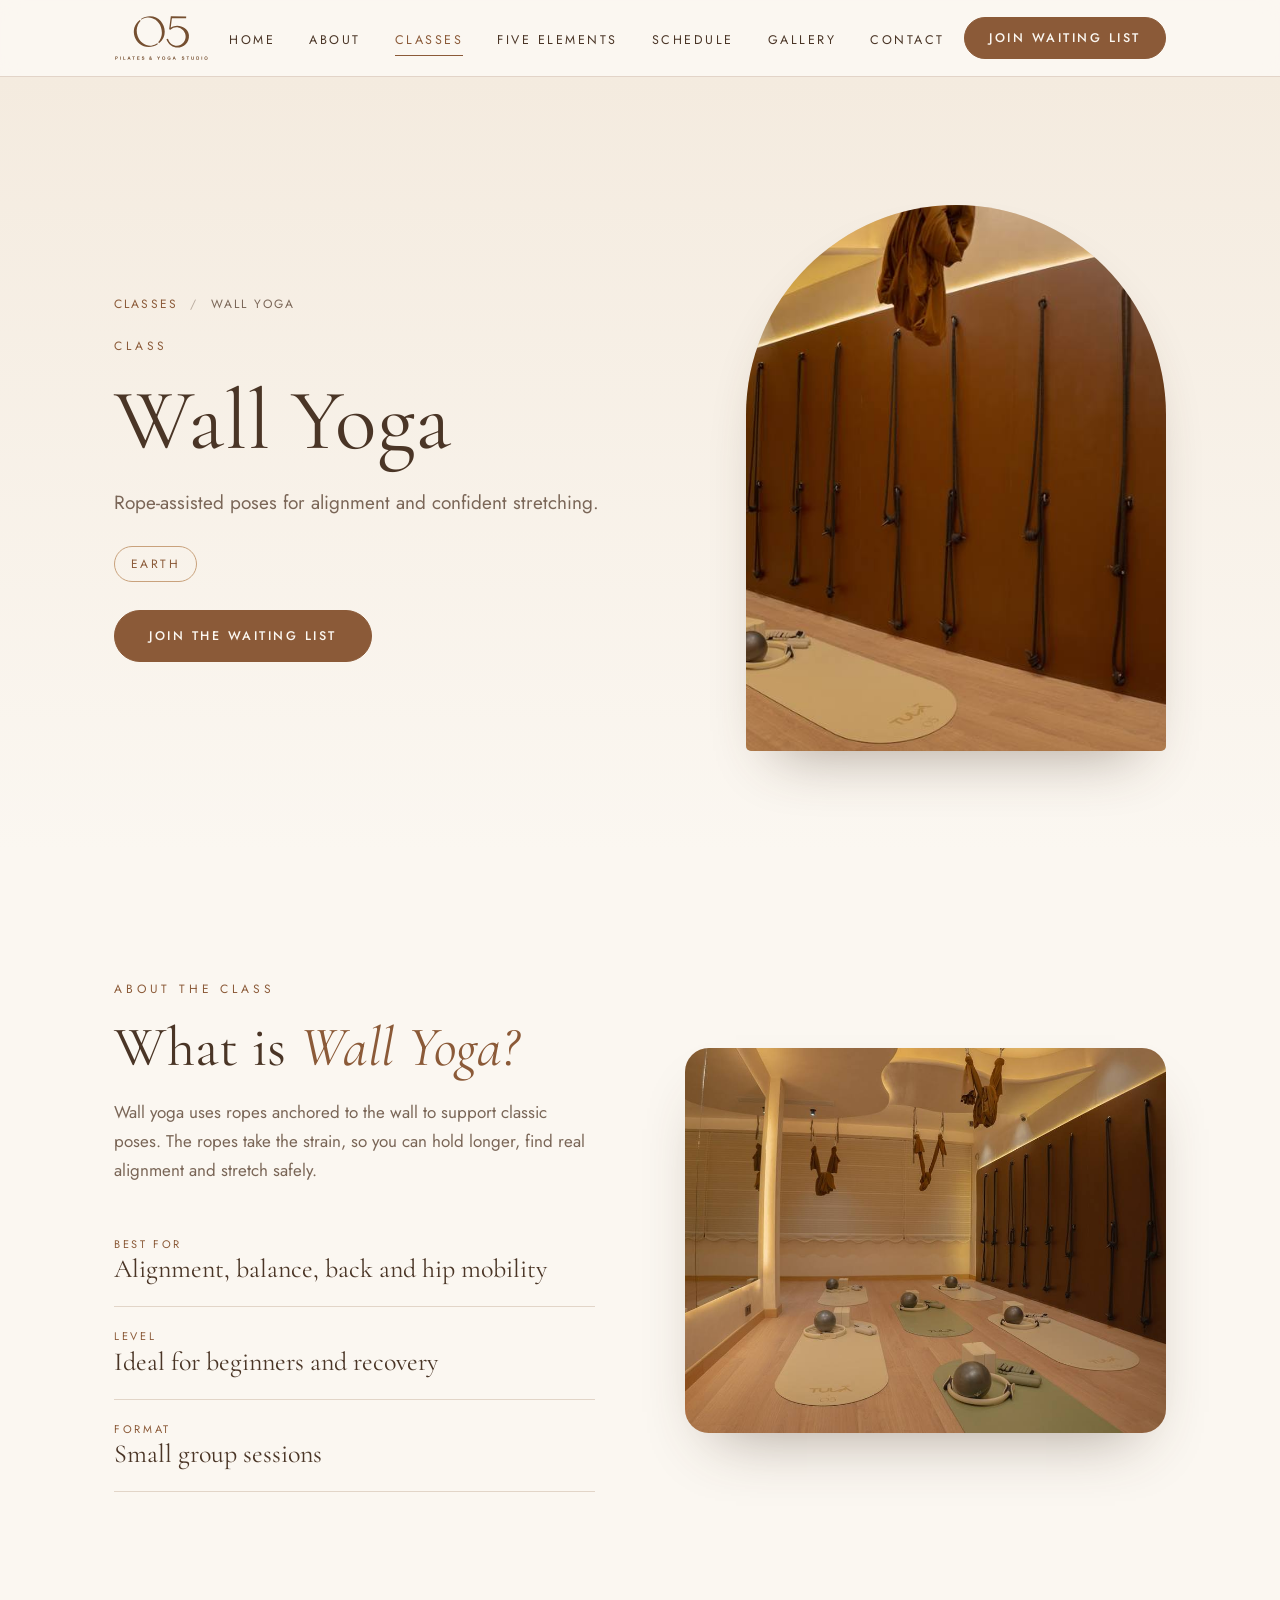
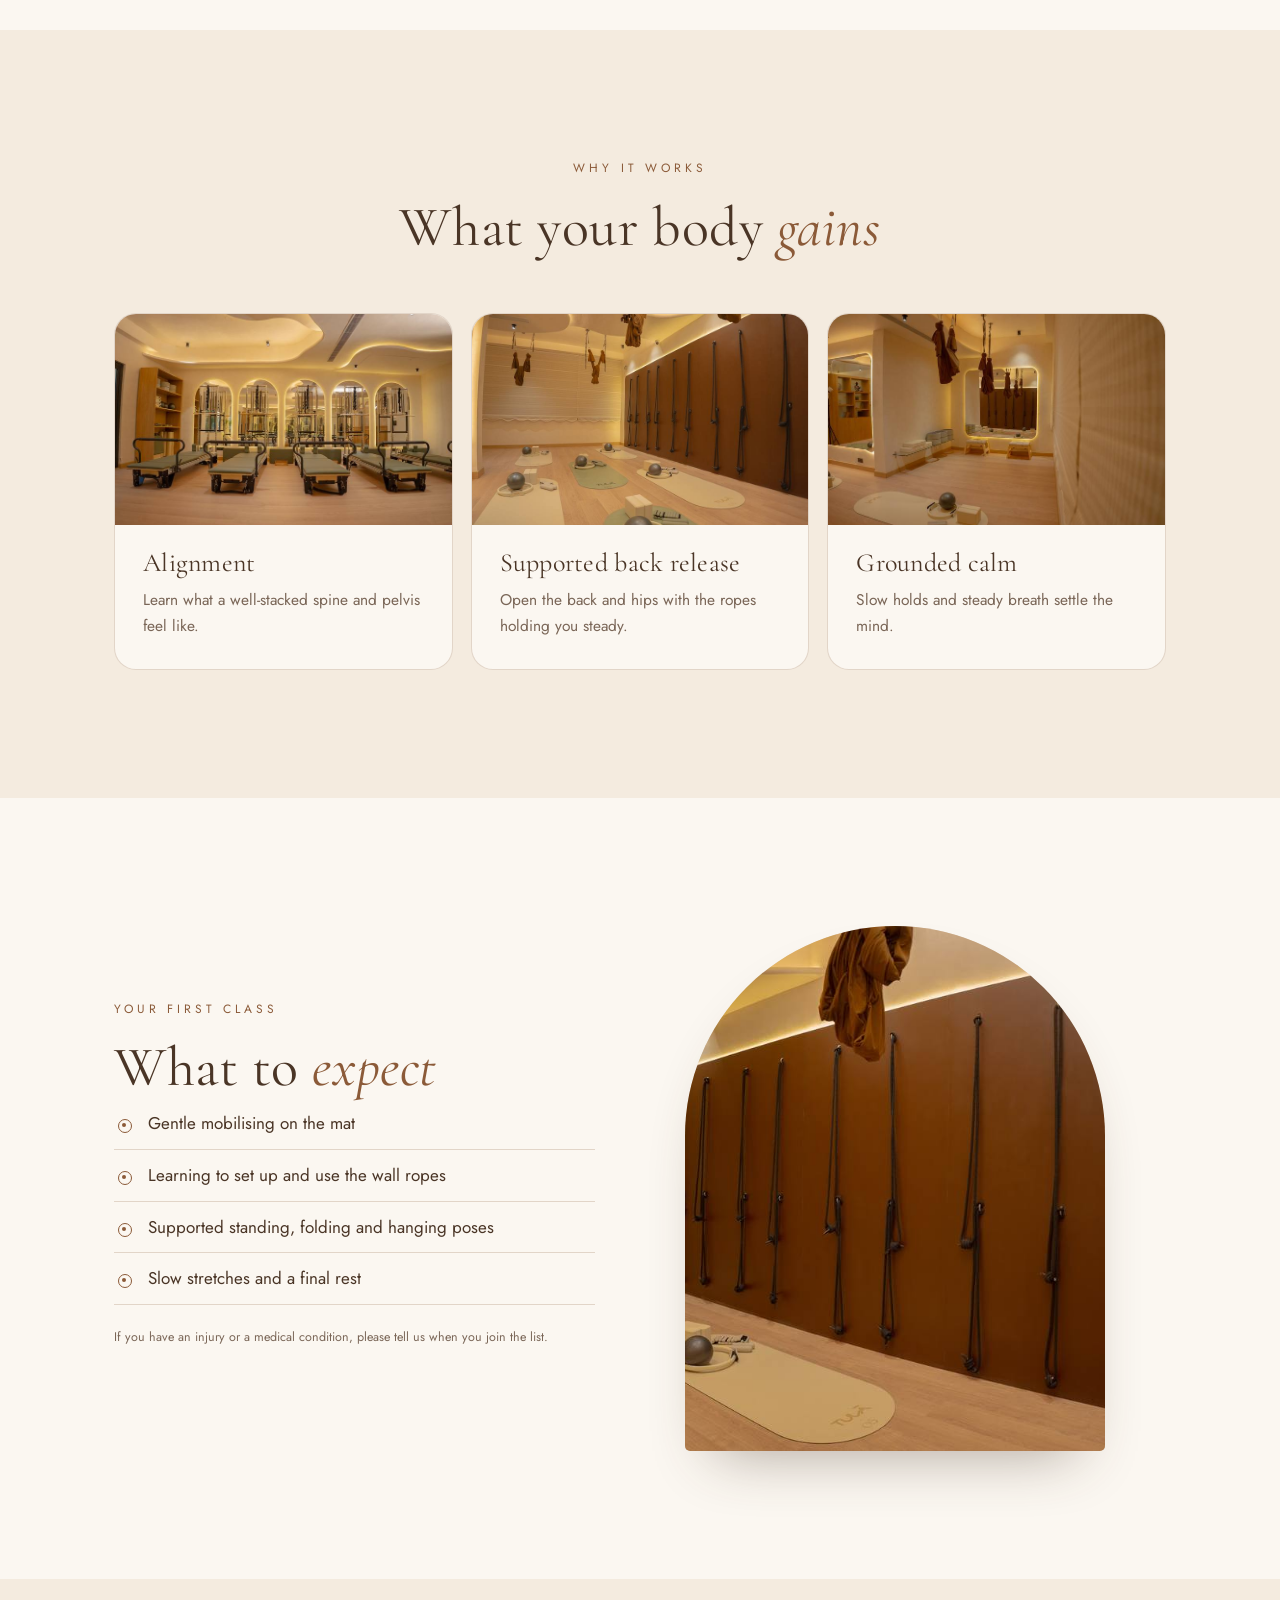
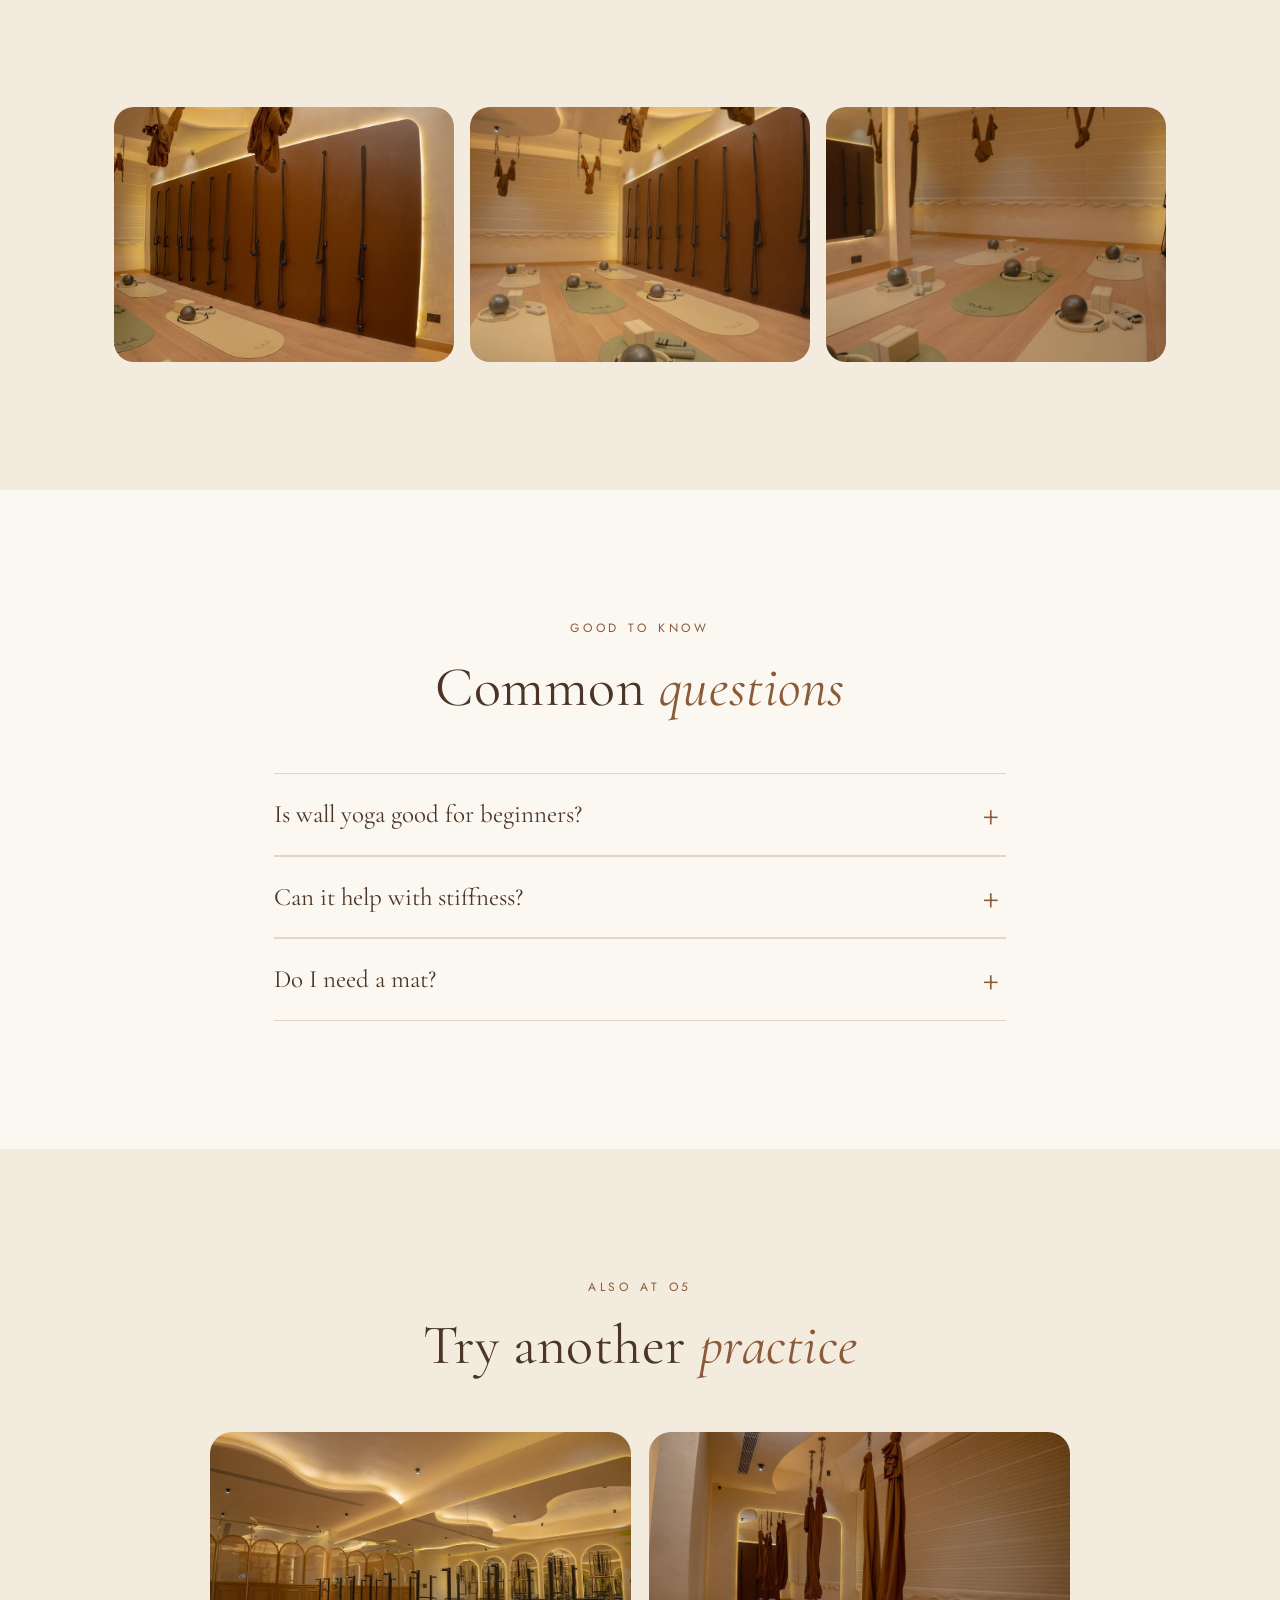
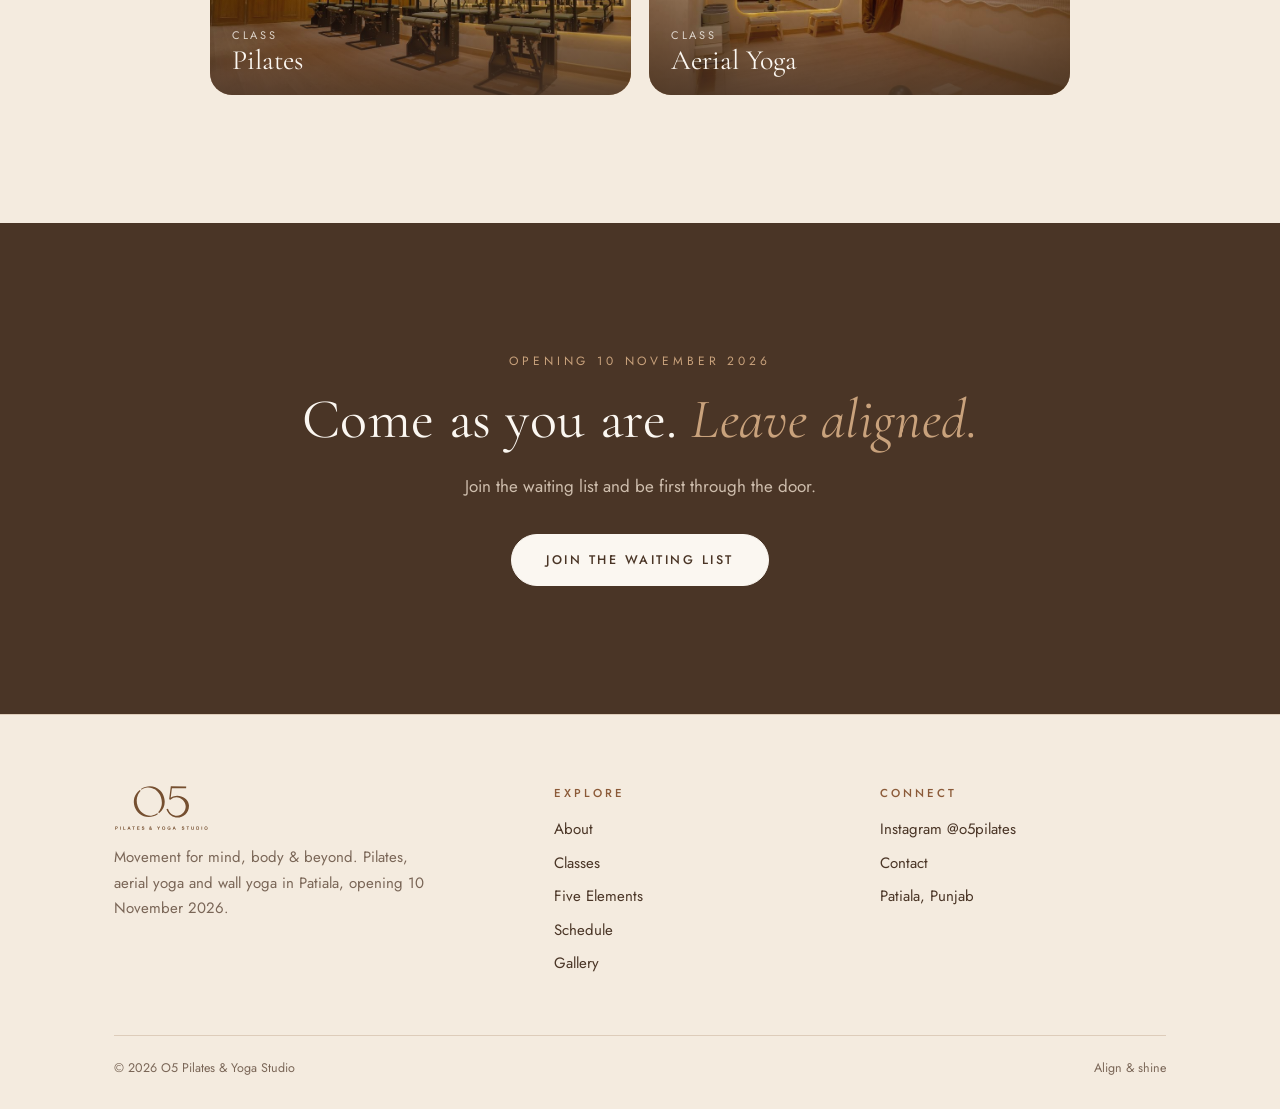
<file: wall-yoga.html>
<!doctype html>
<html lang="en">
<head>
<meta charset="utf-8">
<meta name="viewport" content="width=device-width,initial-scale=1">
<title>Wall Yoga | O5 Pilates &amp; Yoga Studio</title>
<meta property="og:image" content="img/wall.jpg">
<meta name="description" content="Wall Yoga at O5 Pilates &amp; Yoga Studio in Patiala. Rope-assisted poses for alignment and confident stretching. Opening 10 November 2026.">
<meta name="theme-color" content="#e6d6c5">
<link rel="icon" href="img/favicon.png">
<link rel="preconnect" href="https://fonts.googleapis.com">
<link rel="preconnect" href="https://fonts.gstatic.com" crossorigin>
<link href="https://fonts.googleapis.com/css2?family=Cormorant+Garamond:ital,wght@0,400;0,500;1,400;1,500&family=Jost:wght@400;500&display=swap" rel="stylesheet">
<link rel="stylesheet" href="css/style.css">
</head>
<body>
<header class="site-header"><div class="wrap nav">
  <a class="brand" href="index.html" aria-label="O5 Pilates &amp; Yoga Studio"><img src="img/logo.svg" alt="O5 Pilates &amp; Yoga Studio"></a>
  <ul><li><a href="index.html">Home</a></li><li><a href="about.html">About</a></li><li><a href="classes.html" class=on>Classes</a></li><li><a href="elements.html">Five Elements</a></li><li><a href="schedule.html">Schedule</a></li><li><a href="gallery.html">Gallery</a></li><li><a href="contact.html">Contact</a></li></ul>
  <a class="btn" href="index.html#waitlist">Join waiting list</a>
  <button class="burger" aria-label="Menu" aria-expanded="false"><span></span><span></span></button>
</div></header>
<main>
<section class="page-hero pg-split"><div class="wrap">
  <div class="rv"><nav class="crumbs" aria-label="Breadcrumb"><a href="classes.html">Classes</a> <i>/</i> <span>Wall Yoga</span></nav><span class="eyebrow">Class</span><h1>Wall Yoga</h1><p class="lead">Rope-assisted poses for alignment and confident stretching.</p>
    <div class="chips"><a class="chip" href="element-earth.html">Earth</a></div>
    <a class="btn" href="index.html#waitlist">Join the waiting list</a></div>
  <div class="rv"><div class="arch"><img src="img/wall.jpg" alt="Wall Yoga at O5" fetchpriority="high"></div></div>
</div></section>

<section><div class="wrap split">
  <div class="rv"><span class="eyebrow">About the class</span><h2>What is <em>Wall Yoga?</em></h2>
    <p>Wall yoga uses ropes anchored to the wall to support classic poses. The ropes take the strain, so you can hold longer, find real alignment and stretch safely.</p>
    <ul class="contact-list" style="margin-bottom:10px"><li><small>Best for</small><span>Alignment, balance, back and hip mobility</span></li><li><small>Level</small><span>Ideal for beginners and recovery</span></li><li><small>Format</small><span>Small group sessions</span></li></ul></div>
  <div class="media wide rv"><div class="arch"><img src="img/gal-aerial-room.jpg" alt="Wall Yoga space at O5" loading="lazy"></div></div>
</div></section>

<section style="background:var(--cream)"><div class="wrap">
  <div class="head center rv"><span class="eyebrow">Why it works</span><h2>What your body <em>gains</em></h2></div>
  <div class="benefits rv">
    <div class="ben"><div class="bimg"><img src="img/studio-posture.jpg" alt="" loading="lazy"></div><h3>Alignment</h3><p>Learn what a well-stacked spine and pelvis feel like.</p></div><div class="ben"><div class="bimg"><img src="img/card-wall.jpg" alt="" loading="lazy"></div><h3>Supported back release</h3><p>Open the back and hips with the ropes holding you steady.</p></div><div class="ben"><div class="bimg"><img src="img/studio-calm.jpg" alt="" loading="lazy"></div><h3>Grounded calm</h3><p>Slow holds and steady breath settle the mind.</p></div>
  </div>
</div></section>

<section><div class="wrap split rev">
  <div class="media rv"><div class="arch"><img src="img/wall.jpg" alt="" loading="lazy"></div></div>
  <div class="rv"><span class="eyebrow">Your first class</span><h2>What to <em>expect</em></h2>
    <ul class="ticks"><li>Gentle mobilising on the mat</li><li>Learning to set up and use the wall ropes</li><li>Supported standing, folding and hanging poses</li><li>Slow stretches and a final rest</li></ul>
    <p class="fine" style="margin-top:0">If you have an injury or a medical condition, please tell us when you join the list.</p></div>
</div></section>

<section style="background:var(--cream)"><div class="wrap">
  <div class="gallery3 rv"><img src="img/wall.jpg" alt="Wall Yoga at O5" loading="lazy"><img src="img/card-wall.jpg" alt="Wall Yoga at O5" loading="lazy"><img src="img/gal-mats.jpg" alt="Wall Yoga at O5" loading="lazy"></div>
</div></section>

<section><div class="wrap faqwrap">
  <div class="head center rv"><span class="eyebrow">Good to know</span><h2>Common <em>questions</em></h2></div>
  <div class="faq rv"><details><summary>Is wall yoga good for beginners?</summary><p>It is one of the friendliest ways to start. The ropes give you support and confidence in every pose.</p></details><details><summary>Can it help with stiffness?</summary><p>Many people use it for tight backs, hips and hamstrings. Tell us about any injury so we can guide you well.</p></details><details><summary>Do I need a mat?</summary><p>We will confirm equipment details closer to opening day. Join the waiting list to hear first.</p></details></div>
</div></section>

<section style="background:var(--cream)"><div class="wrap">
  <div class="head center rv"><span class="eyebrow">Also at O5</span><h2>Try another <em>practice</em></h2></div>
  <div class="pn rv">
    <a href="pilates.html"><img src="img/pilates.jpg" alt="" loading="lazy"><span><small>Class</small>Pilates</span></a><a href="aerial-yoga.html"><img src="img/aerial.jpg" alt="" loading="lazy"><span><small>Class</small>Aerial Yoga</span></a>
  </div>
</div></section>
<section class="band"><div class="wrap rv">
  <span class="eyebrow">Opening 10 November 2026</span>
  <h2>Come as you are. <em>Leave aligned.</em></h2>
  <p>Join the waiting list and be first through the door.</p>
  <a class="btn" href="index.html#waitlist">Join the waiting list</a>
</div></section>
</main>
<footer><div class="wrap">
  <div class="foot">
    <div><a class="brand" style="align-items:flex-start;text-align:left" href="index.html"><img src="img/logo.svg" alt="O5 Pilates &amp; Yoga Studio"></a>
      <p>Movement for mind, body &amp; beyond. Pilates, aerial yoga and wall yoga in Patiala, opening 10 November 2026.</p></div>
    <div><h4>Explore</h4><ul>
      <li><a href="about.html">About</a></li><li><a href="classes.html">Classes</a></li><li><a href="elements.html">Five Elements</a></li><li><a href="schedule.html">Schedule</a></li><li><a href="gallery.html">Gallery</a></li></ul></div>
    <div><h4>Connect</h4><ul>
      <li><a href="https://www.instagram.com/o5pilates" target="_blank" rel="noopener">Instagram @o5pilates</a></li>
      <li><a href="contact.html">Contact</a></li><li>Patiala, Punjab</li></ul></div>
  </div>
  <div class="copy"><span>&copy; 2026 O5 Pilates &amp; Yoga Studio</span><span>Align &amp; shine</span></div>
</div></footer>
<script src="js/main.js"></script>
</body></html>
</file>
<file: css/style.css>
/* O5 Pilates & Yoga Studio — palette lifted from @o5pilates (sand, cream, copper) */
:root {
  --ivory: #fbf7f1;
  --cream: #f4ebdf;
  --sand: #e6d6c5;
  --clay: #c9a27c;
  --copper: #8b5a38;
  --bark: #4a3526;
  --muted: #7a6657;
  --line: rgba(139, 90, 56, .22);
  --serif: "Cormorant Garamond", Georgia, serif;
  --sans: "Jost", system-ui, sans-serif;
  --pad: clamp(20px, 5vw, 72px);
  --max: 1180px;
}
* { box-sizing: border-box; margin: 0; }
html { scroll-behavior: smooth; }
body { background: var(--ivory); color: var(--bark); font: 400 17px/1.7 var(--sans); -webkit-font-smoothing: antialiased; }
img { max-width: 100%; display: block; }
a { color: inherit; text-decoration: none; }
h1, h2, h3 { font-family: var(--serif); font-weight: 400; line-height: 1.08; letter-spacing: .01em; }
h1 { font-size: clamp(44px, 7vw, 86px); }
h2 { font-size: clamp(34px, 4.6vw, 56px); }
h3 { font-size: 28px; }
em { font-style: italic; color: var(--copper); }
.eyebrow { font-size: 12px; letter-spacing: .32em; text-transform: uppercase; color: var(--copper); margin-bottom: 18px; display: block; }
.wrap { max-width: var(--max); margin: 0 auto; padding: 0 var(--pad); }
section { padding: clamp(72px, 10vw, 140px) 0; }
.lead { font-size: 19px; color: var(--muted); max-width: 560px; }

/* header */
.site-header { position: sticky; top: 0; z-index: 50; background: rgba(251, 247, 241, .9); backdrop-filter: blur(10px); border-bottom: 1px solid var(--line); }
.nav { display: flex; align-items: center; justify-content: space-between; height: 76px; }
.brand { display: flex; line-height: 0; }
.brand img { height: 46px; width: auto; }
.brand-old b { font: 400 34px var(--serif); color: var(--copper); letter-spacing: .06em; }
.brand-old small { font-size: 7.5px; letter-spacing: .34em; color: var(--copper); margin-top: 3px; }
.nav ul { list-style: none; display: flex; gap: 34px; padding: 0; }
.nav ul a { white-space: nowrap; font-size: 12.5px; letter-spacing: .2em; text-transform: uppercase; padding: 6px 0; border-bottom: 1px solid transparent; transition: .25s; }
.nav ul a:hover, .nav ul a.on { border-color: var(--copper); color: var(--copper); }
.nav .btn { padding: 11px 24px; white-space: nowrap; }
.burger { display: none; background: none; border: 0; width: 40px; height: 40px; cursor: pointer; }
.burger span { display: block; height: 1px; background: var(--bark); margin: 8px 8px; transition: .3s; }

.btn { display: inline-block; font: 500 12.5px var(--sans); letter-spacing: .2em; text-transform: uppercase; padding: 16px 34px; border: 1px solid var(--copper); background: var(--copper); color: var(--ivory); border-radius: 100px; cursor: pointer; transition: .3s; }
.btn:hover { background: var(--bark); border-color: var(--bark); }
.btn.ghost { background: transparent; color: var(--copper); }
.btn.ghost:hover { background: var(--copper); color: var(--ivory); }

/* hero */
.hero { padding: clamp(40px, 6vw, 80px) 0 clamp(70px, 9vw, 120px); background: linear-gradient(90deg, rgba(251, 247, 241, .72) 0%, rgba(251, 247, 241, .4) 45%, rgba(251, 247, 241, 0) 100%), url(../img/studio-wide.jpg) center / cover no-repeat; overflow: hidden; }
.hero-grid { display: grid; grid-template-columns: 1.1fr .9fr; gap: clamp(32px, 6vw, 90px); align-items: center; }
.hero h1 { margin-bottom: 22px; }
.hero .lead { margin-bottom: 30px; }
.hero h1, .hero .lead { text-shadow: 0 0 18px rgba(251, 247, 241, .9), 0 0 6px rgba(251, 247, 241, .7); }
.countdown { display: flex; gap: 22px; margin-bottom: 28px; }
.countdown div { text-align: center; min-width: 56px; }
.countdown b { display: block; font: 400 38px/1 var(--serif); color: var(--copper); }
.countdown span { font-size: 10px; letter-spacing: .24em; text-transform: uppercase; color: var(--muted); }
.arch { border-radius: 999px 999px 24px 24px; overflow: hidden; aspect-ratio: 4/5.2; position: relative; box-shadow: 0 30px 60px -30px rgba(74, 53, 38, .45); background: var(--sand); }
.arch img { width: 100%; height: 100%; object-fit: cover; }
.hero-art { position: relative; max-width: 440px; margin-left: auto; }
.hero-art::before { content: ""; position: absolute; inset: -16px -16px auto auto; width: 100%; height: 100%; border: 1px solid var(--clay); border-radius: 999px 999px 24px 24px; transform: translate(16px, -16px) scale(1); z-index: -1; }
.tag { position: absolute; left: -24px; bottom: 36px; background: var(--ivory); padding: 14px 22px; border-radius: 100px; font: italic 20px var(--serif); color: var(--copper); box-shadow: 0 14px 30px -14px rgba(74, 53, 38, .4); }

/* waitlist form */
.wait { margin-left: auto; background: var(--ivory); border: 1px solid var(--line); border-radius: 26px; padding: 28px; max-width: 520px; box-shadow: 0 24px 50px -34px rgba(74, 53, 38, .5); }
.wait h3 { font-size: 30px; margin-bottom: 4px; }
.wait > p { font-size: 15px; color: var(--muted); margin-bottom: 18px; }
.wait .row { display: grid; grid-template-columns: 1fr 1fr; gap: 12px; }
.wait input, .wait select, .wait textarea { width: 100%; font: 400 15px var(--sans); color: var(--bark); background: var(--cream); border: 1px solid transparent; border-radius: 14px; padding: 14px 16px; margin-bottom: 12px; outline: none; transition: .2s; }
.wait input:focus, .wait select:focus, .wait textarea:focus { border-color: var(--clay); background: #fff; }
.wait .btn { width: 100%; margin-top: 4px; }
.wait .hp { position: absolute; left: -9999px; }
.msg { font-size: 14px; margin-top: 12px; min-height: 20px; }
.msg.ok { color: #5f7a52; } .msg.err { color: #a8452e; }
.fine { font-size: 12.5px; color: var(--muted); margin-top: 10px; }

/* marquee strip */
.strip { background: var(--copper); color: var(--sand); padding: 18px 0; overflow: hidden; white-space: nowrap; }
.strip div { display: inline-block; animation: slide 38s linear infinite; font: italic 24px var(--serif); }
.strip span { margin: 0 28px; opacity: .6; }
@keyframes slide { to { transform: translateX(-50%); } }

/* split sections */
.split { display: grid; grid-template-columns: 1fr 1fr; gap: clamp(32px, 7vw, 100px); align-items: center; }
.split.rev .media { order: 2; }
.split p { color: var(--muted); margin: 20px 0 30px; max-width: 520px; }
.media .arch { aspect-ratio: 4/5; max-width: 420px; }
.media.wide .arch { border-radius: 24px; aspect-ratio: 5/4; max-width: none; }
.sky { display: grid; place-items: center; background: linear-gradient(160deg, var(--sand), var(--cream)); }

/* gallery */
.gallery { display: grid; grid-template-columns: repeat(4, 1fr); gap: 16px; }
.gallery img { width: 100%; height: 100%; object-fit: cover; border-radius: 20px; aspect-ratio: 3/4; }
.gallery .g1 { grid-column: span 2; aspect-ratio: auto; min-height: 100%; }

/* class cards */
.cards { display: grid; grid-template-columns: repeat(3, 1fr); gap: 0; border: 1px solid var(--line); border-radius: 24px; overflow: hidden; background: var(--cream); }
.card { padding: 48px 34px 0; text-align: center; border-right: 1px solid var(--line); display: flex; flex-direction: column; }
.card:last-child { border: 0; }
.card .ico { width: 64px; height: 64px; margin: 0 auto 22px; color: var(--copper); }
.card h3 { margin-bottom: 14px; }
.card p { font-size: 15.5px; color: var(--muted); flex: 1; padding-bottom: 28px; }
.card a { margin: 0 -34px; padding: 18px; background: var(--copper); color: var(--ivory); font-size: 12px; letter-spacing: .24em; text-transform: uppercase; transition: .3s; }
.card a:hover { background: var(--bark); }
.center { text-align: center; } .center .lead { margin: 18px auto 0; }
.head { margin-bottom: 56px; }

/* elements */
.els { display: grid; grid-template-columns: repeat(5, 1fr); gap: 18px; }
.el { text-align: center; padding: 38px 14px 30px; border-radius: 999px 999px 18px 18px; background: var(--cream); border: 1px solid var(--line); transition: .35s; }
.el:hover { transform: translateY(-8px); background: var(--sand); }
.el svg { width: 54px; height: 54px; color: var(--copper); margin: 0 auto 16px; display: block; }
.el h3 { font-size: 24px; } .el small { display: block; font-size: 11px; letter-spacing: .22em; text-transform: uppercase; color: var(--muted); margin: 4px 0 10px; }
.el p { font-size: 14px; color: var(--muted); line-height: 1.55; }
.el-full { display: grid; grid-template-columns: 120px 1fr; gap: 40px; padding: 44px 0; border-top: 1px solid var(--line); align-items: start; }
.el-full:last-child { border-bottom: 1px solid var(--line); }
.el-full svg { width: 84px; height: 84px; color: var(--copper); }
.el-full h3 { font-size: 38px; margin-bottom: 6px; }
.el-full p { color: var(--muted); max-width: 640px; }
.el-full .meta { font-size: 12px; letter-spacing: .22em; text-transform: uppercase; color: var(--copper); margin: 14px 0 0; }

/* dark band */
.band { background: var(--bark); color: var(--sand); text-align: center; }
.band h2 { color: var(--ivory); max-width: 760px; margin: 0 auto 22px; }
.band em { color: var(--clay); }
.band .eyebrow { color: var(--clay); }
.band p { color: var(--sand); opacity: .85; max-width: 560px; margin: 0 auto 34px; }
.band .btn { background: var(--ivory); color: var(--bark); border-color: var(--ivory); }
.band .btn:hover { background: var(--clay); border-color: var(--clay); }

/* page hero */
.page-hero { padding: clamp(70px, 10vw, 130px) 0 clamp(40px, 6vw, 70px); background: linear-gradient(180deg, var(--cream), var(--ivory)); text-align: center; }
.page-hero .lead { margin: 22px auto 0; }

/* timeline / list */
.steps { display: grid; grid-template-columns: repeat(3, 1fr); gap: 28px; counter-reset: s; }
.step { padding: 32px; background: var(--cream); border-radius: 22px; counter-increment: s; }
.step::before { content: "0" counter(s); font: italic 40px var(--serif); color: var(--clay); display: block; margin-bottom: 8px; }
.step p { color: var(--muted); font-size: 15.5px; margin-top: 8px; }
.facts { display: grid; grid-template-columns: repeat(4, 1fr); gap: 20px; }
.fact { border-top: 1px solid var(--copper); padding-top: 16px; }
.fact b { display: block; font: 400 34px/1.1 var(--serif); color: var(--copper); }
.fact span { font-size: 13px; color: var(--muted); }
.table { width: 100%; border-collapse: collapse; font-size: 16px; }
.table th, .table td { padding: 18px 12px; text-align: left; border-bottom: 1px solid var(--line); }
.table th { font: 500 11.5px var(--sans); letter-spacing: .22em; text-transform: uppercase; color: var(--copper); }
.pill { display: inline-block; font-size: 11px; letter-spacing: .2em; text-transform: uppercase; padding: 5px 12px; border-radius: 100px; background: var(--sand); color: var(--copper); }

/* faq */
details { border-bottom: 1px solid var(--line); padding: 22px 0; }
summary { font: 400 26px var(--serif); cursor: pointer; list-style: none; display: flex; justify-content: space-between; }
summary::after { content: "+"; color: var(--copper); }
details[open] summary::after { content: "–"; }
details p { color: var(--muted); margin-top: 12px; max-width: 680px; }

/* contact */
.contact-grid { display: grid; grid-template-columns: 1fr 1fr; gap: clamp(32px, 6vw, 90px); }
.contact-list { list-style: none; padding: 0; }
.contact-list li { padding: 20px 0; border-bottom: 1px solid var(--line); }
.contact-list small { display: block; font-size: 11px; letter-spacing: .24em; text-transform: uppercase; color: var(--copper); }
.contact-list span { font: 400 26px var(--serif); }

/* footer */
footer { background: var(--cream); border-top: 1px solid var(--line); padding: 70px 0 30px; }
.foot { display: grid; grid-template-columns: 1.4fr 1fr 1fr; gap: 40px; }
footer h4 { font: 500 11.5px var(--sans); letter-spacing: .26em; text-transform: uppercase; color: var(--copper); margin-bottom: 16px; }
footer li { list-style: none; margin-bottom: 8px; font-size: 15px; } footer ul { padding: 0; }
footer li a:hover { color: var(--copper); }
.foot p { color: var(--muted); font-size: 15px; max-width: 320px; margin-top: 14px; }
.copy { margin-top: 50px; padding-top: 22px; border-top: 1px solid var(--line); font-size: 12.5px; color: var(--muted); display: flex; justify-content: space-between; flex-wrap: wrap; gap: 8px; }

/* reveal */
.rv { opacity: 0; transform: translateY(26px); transition: opacity .9s, transform .9s; }
.rv.in { opacity: 1; transform: none; }
@media (prefers-reduced-motion: reduce) { .rv { opacity: 1; transform: none; transition: none; } .strip div { animation: none; } html { scroll-behavior: auto; } }

@media (max-width: 1100px) {
  .burger { display: block; }
  .nav .btn { display: none; }
  .nav ul { position: absolute; top: 76px; left: 0; right: 0; background: var(--ivory); flex-direction: column; gap: 0; padding: 8px var(--pad) 22px; border-bottom: 1px solid var(--line); display: none; }
  .nav ul.open { display: flex; }
  .nav ul a { display: block; padding: 14px 0; border-bottom: 1px solid var(--line); }
}
@media (max-width: 960px) {
  .hero { background: linear-gradient(180deg, rgba(251, 247, 241, .6), rgba(251, 247, 241, .5)), url(../img/studio-wide.jpg) center / cover no-repeat; }
  .hero-grid, .split, .contact-grid { grid-template-columns: 1fr; }
  .split.rev .media { order: 0; }
  .hero-art { margin: 0 auto; max-width: 360px; }
  .cards, .steps { grid-template-columns: 1fr; }
  .card { border-right: 0; border-bottom: 1px solid var(--line); }
  .els { grid-template-columns: repeat(2, 1fr); }
  .gallery { grid-template-columns: 1fr 1fr; }
  .gallery .g1 { aspect-ratio: 4/3; }
  .facts { grid-template-columns: repeat(2, 1fr); }
  .foot { grid-template-columns: 1fr 1fr; } .foot > div:first-child { grid-column: 1 / -1; }
  .el-full { grid-template-columns: 1fr; gap: 16px; }
}
@media (max-width: 520px) {
  body { font-size: 16px; }
  .wait { padding: 22px; } .wait .row { grid-template-columns: 1fr; }
  .tag { left: 8px; }
  .els { grid-template-columns: 1fr; }
}

/* home page extras: benefits, who it's for, steps, FAQ */
.benefits { display: grid; grid-template-columns: repeat(3, 1fr); gap: 18px; }
.ben { background: var(--ivory); border: 1px solid var(--line); border-radius: 22px; padding: 32px 28px 30px; transition: .3s; }
.ben:hover { transform: translateY(-6px); box-shadow: 0 24px 40px -28px rgba(74, 53, 38, .5); }
.ben b { font: italic 400 22px var(--serif); color: var(--clay); display: block; margin-bottom: 14px; }
.ben h3 { font-size: 26px; margin-bottom: 10px; }
.ben p { font-size: 15.5px; color: var(--muted); }
.ticks { list-style: none; padding: 0; margin: 0 0 22px; }
.ticks li { position: relative; padding: 11px 0 11px 34px; border-bottom: 1px solid var(--line); color: var(--bark); }
.ticks li::before { content: ""; position: absolute; left: 4px; top: 21px; width: 12px; height: 12px; border: 1.5px solid var(--copper); border-radius: 50%; }
.ticks li::after { content: ""; position: absolute; left: 8px; top: 25px; width: 4px; height: 4px; background: var(--copper); border-radius: 50%; }
.steps { display: grid; grid-template-columns: repeat(4, 1fr); gap: 18px; counter-reset: s; }
.step { text-align: center; padding: 0 12px; position: relative; }
.step i { display: grid; place-items: center; width: 64px; height: 64px; margin: 0 auto 20px; border-radius: 50%; border: 1px solid var(--copper); font: italic 400 28px var(--serif); color: var(--copper); background: var(--ivory); }
.step:not(:last-child)::after { content: ""; position: absolute; top: 32px; left: calc(50% + 44px); width: calc(100% - 88px); border-top: 1px dashed var(--clay); }
.step h3 { font-size: 24px; margin-bottom: 8px; } .step p { font-size: 15px; color: var(--muted); }
.faqwrap { max-width: 860px; }
.faq details { border-top: 1px solid var(--line); padding: 4px 0; }
.faq details:last-child { border-bottom: 1px solid var(--line); }
.faq summary { list-style: none; cursor: pointer; font: 400 25px/1.3 var(--serif); padding: 20px 44px 20px 0; position: relative; }
.faq summary::-webkit-details-marker { display: none; }
.faq summary::after { content: "+"; position: absolute; right: 6px; top: 50%; transform: translateY(-50%); font: 300 30px var(--sans); color: var(--copper); transition: .3s; }
.faq details[open] summary::after { transform: translateY(-50%) rotate(45deg); }
.faq details p { color: var(--muted); padding: 0 44px 22px 0; max-width: 680px; }
.faq details p a { color: var(--copper); border-bottom: 1px solid var(--clay); }
@media (max-width: 900px) { .benefits { grid-template-columns: 1fr 1fr; } .steps { grid-template-columns: 1fr 1fr; row-gap: 36px; } .step::after { display: none; } }
@media (max-width: 560px) { .benefits, .steps { grid-template-columns: 1fr; } .faq summary { font-size: 22px; } }

/* card photos */
.card .cimg { margin: -48px -34px 26px; aspect-ratio: 4 / 3; overflow: hidden; }
.card .cimg img { width: 100%; height: 100%; object-fit: cover; transition: transform .7s ease; }
.card:hover .cimg img { transform: scale(1.06); }
.card .ico { width: 52px; height: 52px; margin-bottom: 16px; }
.ben { overflow: hidden; }
.ben .bimg { margin: -32px -28px 24px; aspect-ratio: 16 / 10; overflow: hidden; }
.ben .bimg img { width: 100%; height: 100%; object-fit: cover; transition: transform .7s ease; }
.ben:hover .bimg img { transform: scale(1.06); }

/* element photos */
.el { overflow: hidden; }
.el .eimg { margin: -38px -14px 20px; aspect-ratio: 1 / 1; overflow: hidden; border-radius: 999px 999px 0 0; }
.el .eimg img { width: 100%; height: 100%; object-fit: cover; transition: transform .7s ease; }
.el:hover .eimg img { transform: scale(1.07); }
.el svg { width: 40px; height: 40px; margin-bottom: 10px; }
.el-full { grid-template-columns: 120px 1fr 240px; align-items: center; }
.el-pic { aspect-ratio: 1 / 1; border-radius: 999px 999px 18px 18px; overflow: hidden; background: var(--sand); box-shadow: 0 24px 40px -28px rgba(74, 53, 38, .5); }
.el-pic img { width: 100%; height: 100%; object-fit: cover; }
@media (max-width: 900px) { .el-full { grid-template-columns: 1fr; } .el-pic { max-width: 280px; } }

/* sub pages */
.crumbs { font-size: 12px; letter-spacing: .18em; text-transform: uppercase; color: var(--muted); margin-bottom: 22px; }
.crumbs a { color: var(--copper); } .crumbs i { font-style: normal; margin: 0 6px; opacity: .5; }
.pg-split { text-align: left; padding-bottom: clamp(60px, 8vw, 100px); }
.pg-split .wrap { display: grid; grid-template-columns: 1.1fr .9fr; gap: clamp(32px, 6vw, 90px); align-items: center; }
.pg-split .lead { margin: 20px 0 26px; }
.pg-split .arch { max-width: 420px; margin-left: auto; }
.chips { display: flex; flex-wrap: wrap; gap: 10px; margin-bottom: 28px; }
.chip { font-size: 12px; letter-spacing: .2em; text-transform: uppercase; padding: 7px 16px; border: 1px solid var(--clay); border-radius: 100px; color: var(--copper); transition: .25s; }
.chip:hover { background: var(--copper); color: var(--ivory); border-color: var(--copper); }
.banner { border-radius: 24px; overflow: hidden; aspect-ratio: 21/8; box-shadow: 0 30px 60px -36px rgba(74, 53, 38, .5); }
.banner img { width: 100%; height: 100%; object-fit: cover; }
.gallery3 { display: grid; grid-template-columns: repeat(3, 1fr); gap: 16px; }
.gallery3 img { width: 100%; aspect-ratio: 4/3; object-fit: cover; border-radius: 20px; }
.masonry { columns: 3; column-gap: 16px; }
.masonry .mz { display: block; margin-bottom: 16px; border-radius: 20px; overflow: hidden; break-inside: avoid; }
.masonry img { width: 100%; height: auto; transition: transform .7s ease; }
.masonry .mz:hover img { transform: scale(1.05); }
.pn { display: grid; grid-template-columns: repeat(2, 1fr); gap: 18px; max-width: 860px; margin: 0 auto; }
.pn.three { grid-template-columns: repeat(3, 1fr); max-width: none; }
.pn a { position: relative; display: block; border-radius: 22px; overflow: hidden; aspect-ratio: 16/10; background: var(--sand); }
.pn img { width: 100%; height: 100%; object-fit: cover; transition: transform .7s ease; }
.pn a:hover img { transform: scale(1.06); }
.pn span { position: absolute; left: 0; right: 0; bottom: 0; padding: 38px 22px 18px; background: linear-gradient(transparent, rgba(74, 53, 38, .8)); color: var(--ivory); font: 400 28px var(--serif); }
.pn small { display: block; font: 400 11px var(--sans); letter-spacing: .24em; text-transform: uppercase; opacity: .8; }
.step .simg { margin: -32px -32px 22px; aspect-ratio: 4/3; overflow: hidden; border-radius: 22px 22px 0 0; }
.step .simg img { width: 100%; height: 100%; object-fit: cover; }
.step { overflow: hidden; }
a.el { display: block; color: inherit; }
.el-pic { display: block; }
.el-full h3 a:hover, .table a:hover { color: var(--copper); }
.table a { border-bottom: 1px solid var(--clay); }
@media (max-width: 960px) {
  .pg-split .wrap { grid-template-columns: 1fr; }
  .pg-split .arch { margin: 0 auto; max-width: 340px; }
  .masonry { columns: 2; }
  .pn.three { grid-template-columns: 1fr; }
  .banner { aspect-ratio: 16/9; }
}
@media (max-width: 560px) { .gallery3 { grid-template-columns: 1fr; } .pn { grid-template-columns: 1fr; } .masonry { columns: 1; } }
</file>
